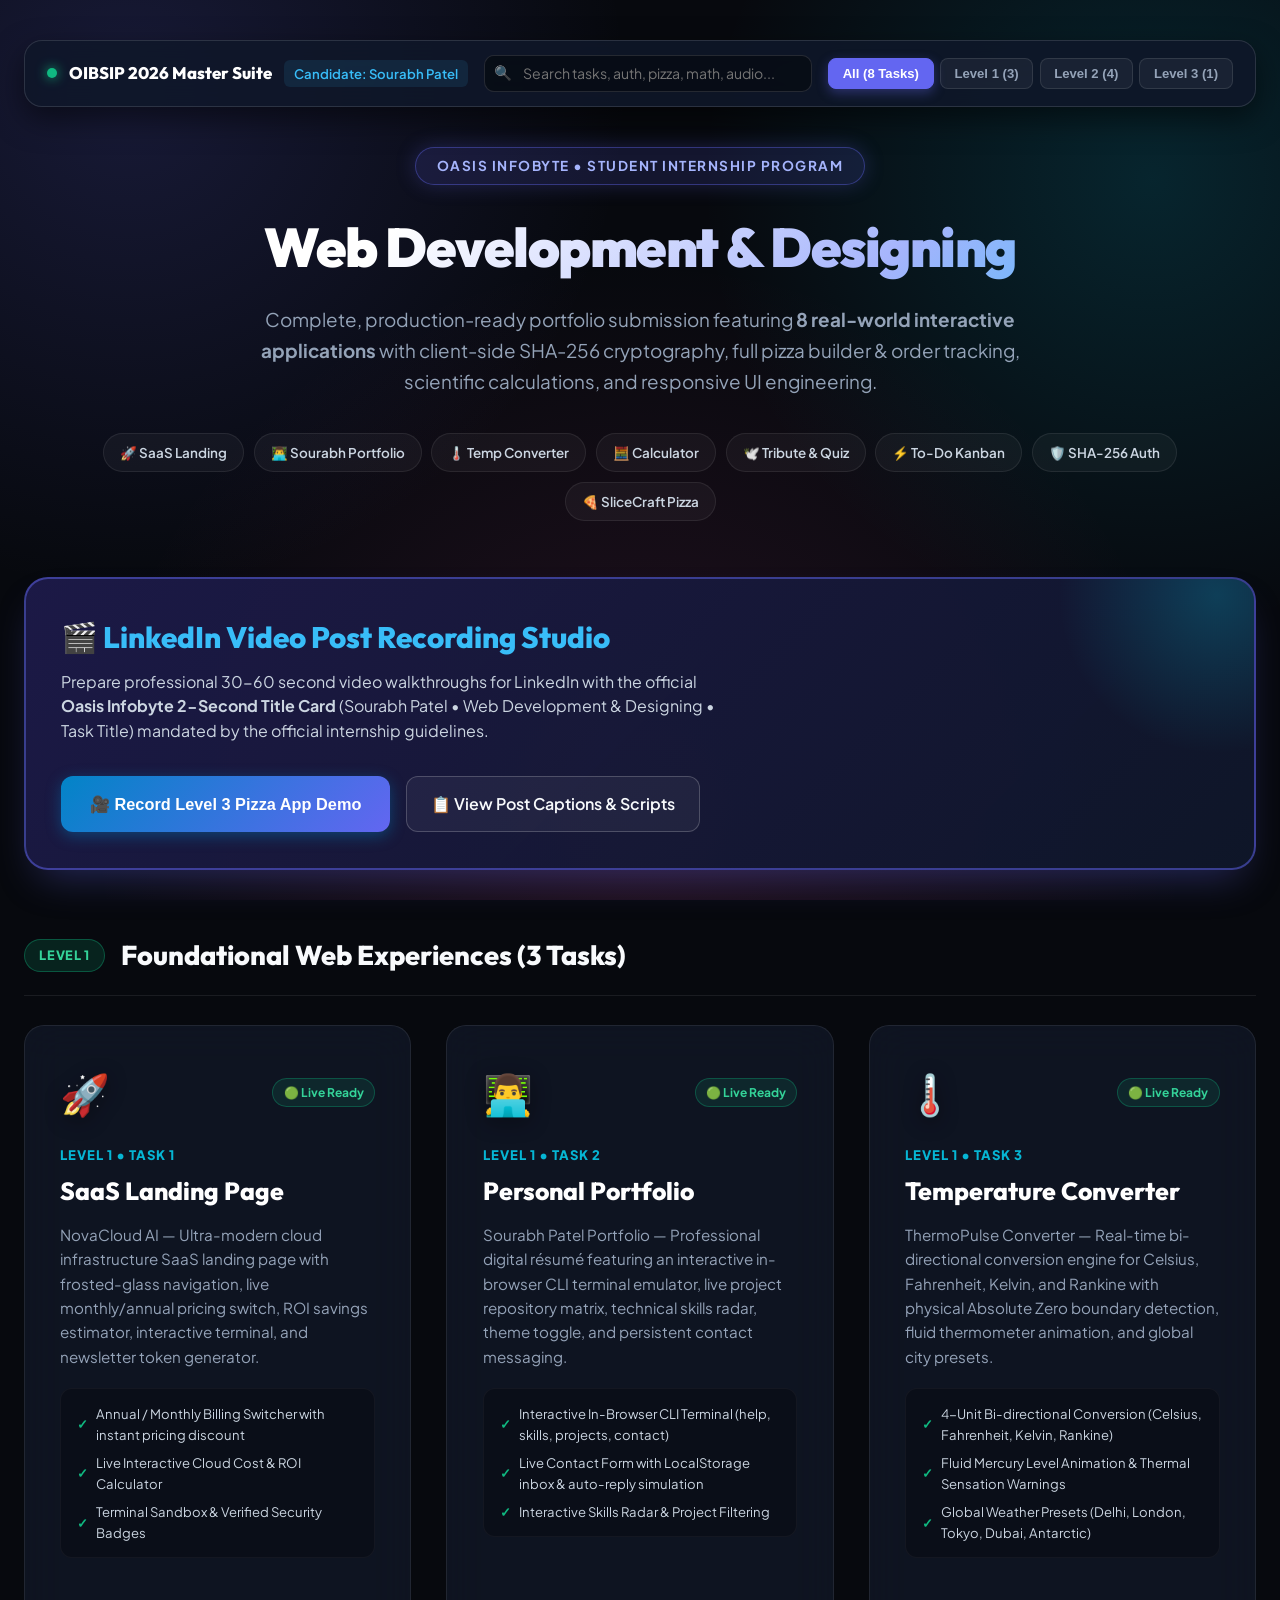
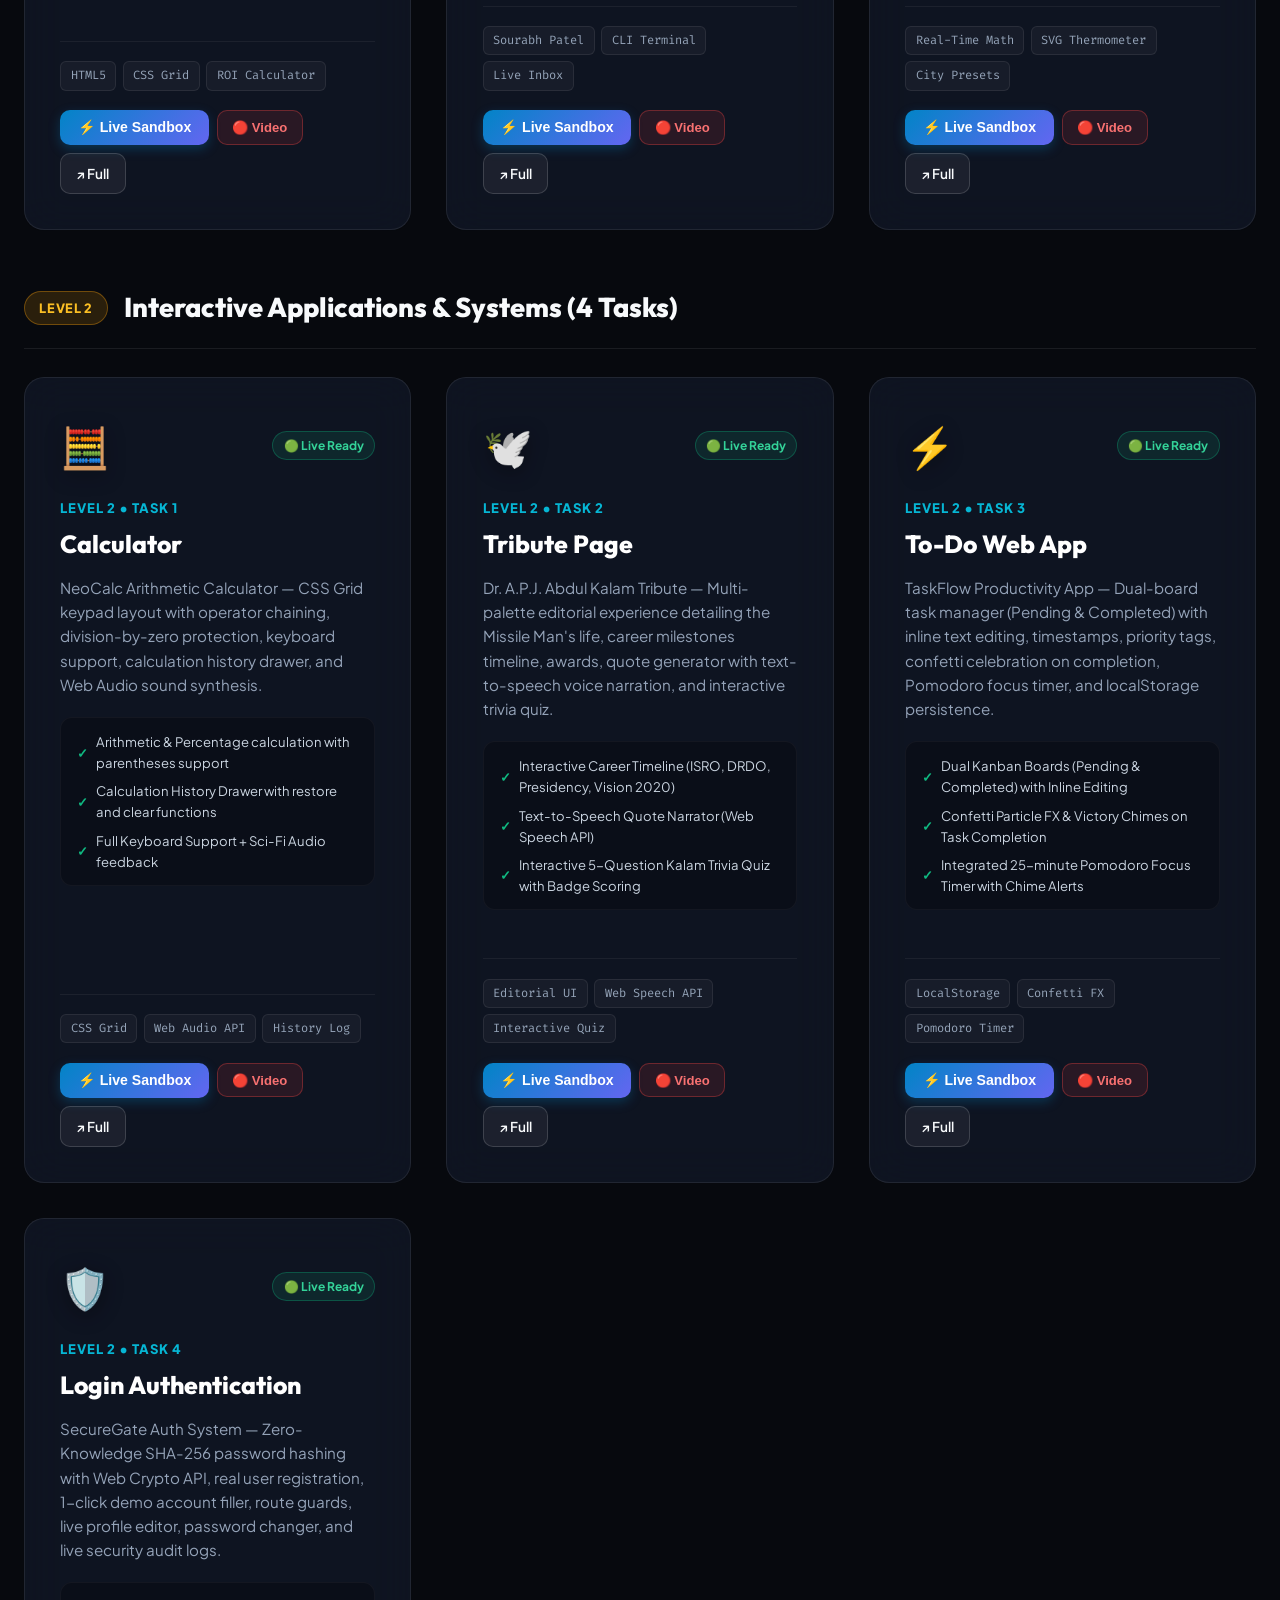
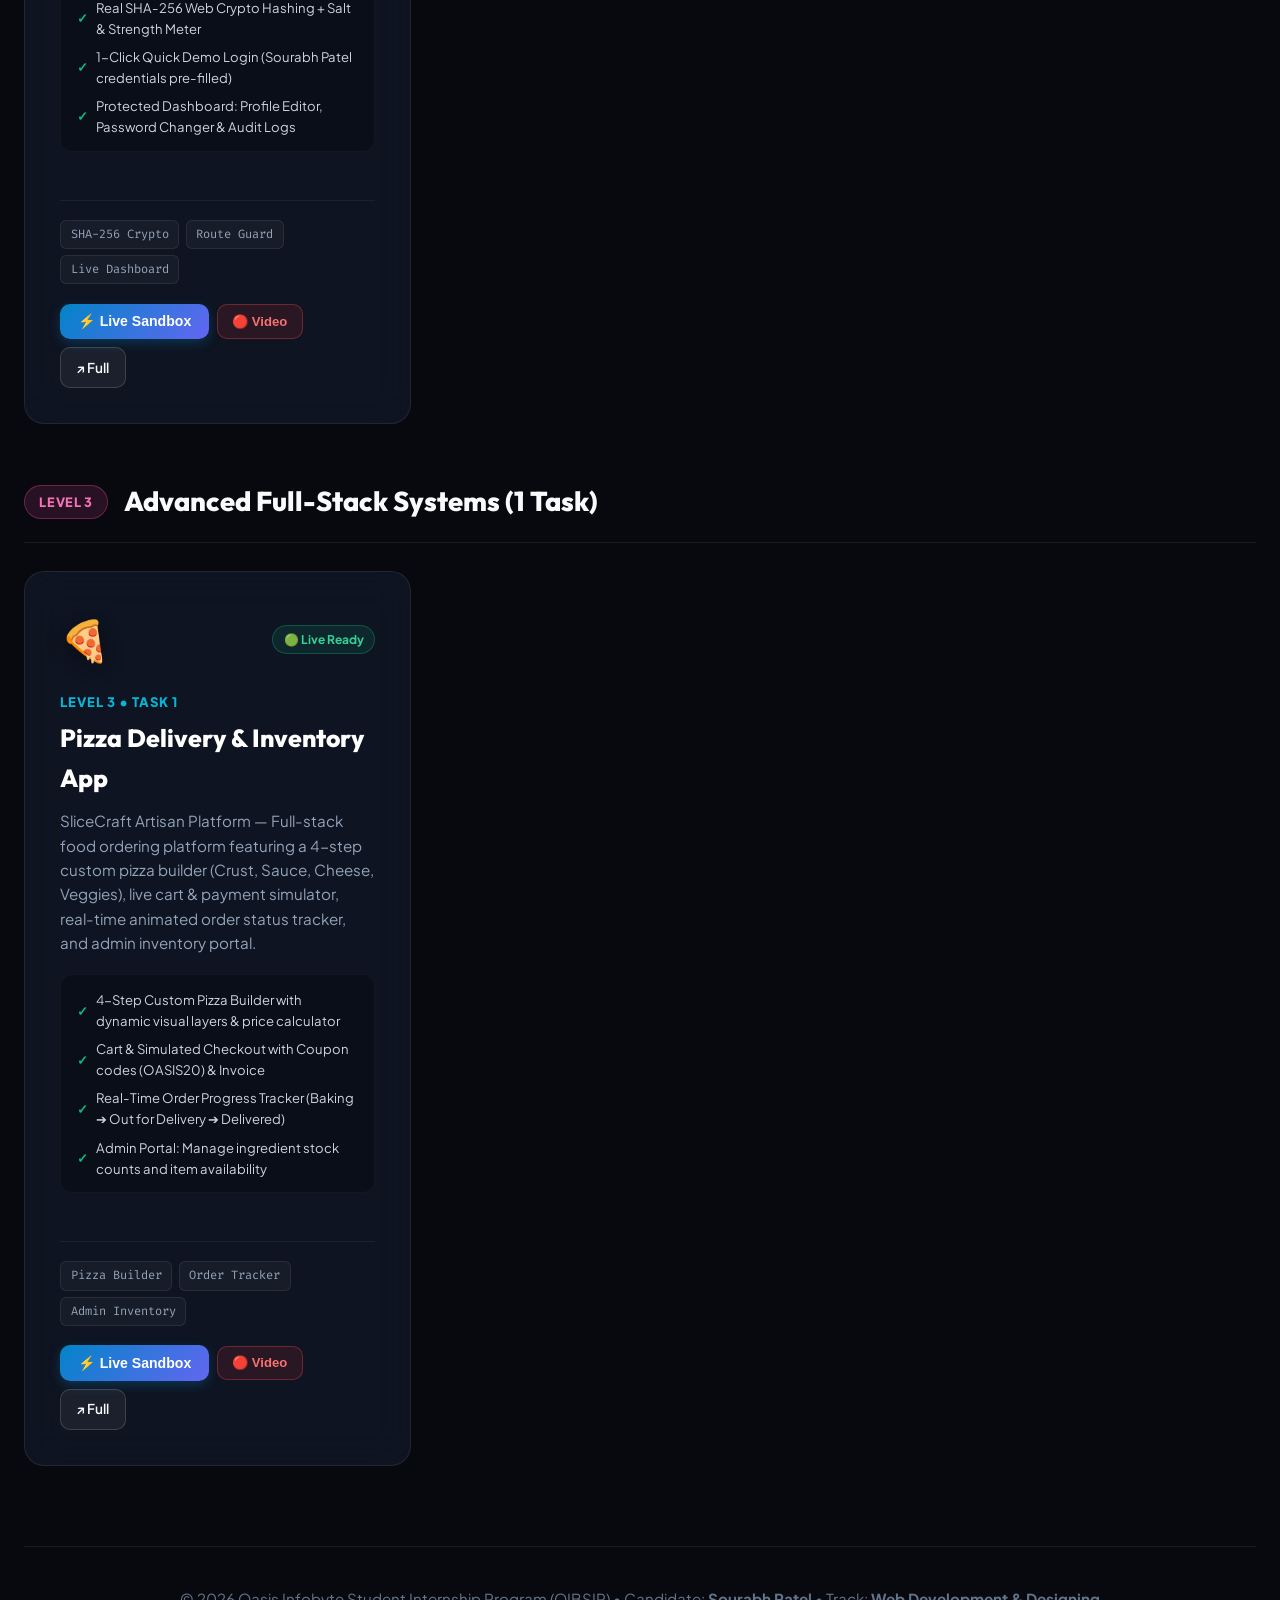
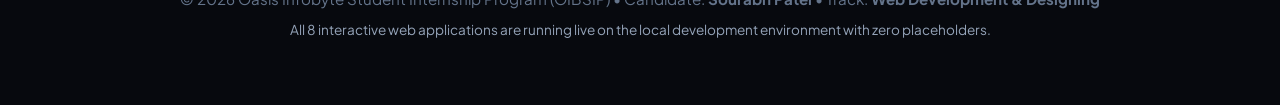
<file: index.html>
<!DOCTYPE html>
<html lang="en">
<head>
  <meta charset="UTF-8">
  <meta name="viewport" content="width=device-width, initial-scale=1.0">
  <title>OIBSIP Web Development &amp; Designing All-in-One Master Suite — Sourabh Patel</title>
  <meta name="description" content="All-in-one master interactive web suite for Oasis Infobyte Student Internship Program (OIBSIP) featuring 8 full-scale Level 1, Level 2, and Level 3 web applications by Sourabh Patel.">
  <link rel="preconnect" href="https://fonts.googleapis.com">
  <link rel="preconnect" href="https://fonts.gstatic.com" crossorigin>
  <link href="https://fonts.googleapis.com/css2?family=Outfit:wght@400;500;600;700;800;900&family=Plus+Jakarta+Sans:wght@400;500;600;700;800&family=Fira+Code:wght@400;600&display=swap" rel="stylesheet">
  <script>
    // Bulletproof GitHub Pages subfolder resolution:
    if (!window.location.pathname.endsWith('/') && !window.location.pathname.endsWith('.html')) {
      window.location.replace(window.location.pathname + '/' + window.location.search + window.location.hash);
    }
  </script>
  <style>
    :root {
      --bg: #07090e;
      --card-bg: rgba(17, 24, 39, 0.78);
      --card-border: rgba(255, 255, 255, 0.08);
      --primary: #6366f1;
      --primary-hover: #4f46e5;
      --accent: #06b6d4;
      --accent-pink: #ec4899;
      --accent-emerald: #10b981;
      --accent-amber: #f59e0b;
      --text-main: #f8fafc;
      --text-muted: #94a3b8;
      --text-dim: #64748b;
      --font-heading: 'Outfit', sans-serif;
      --font-body: 'Plus Jakarta Sans', sans-serif;
      --font-mono: 'Fira Code', monospace;
      --radius: 20px;
      --transition: 0.25s cubic-bezier(0.4, 0, 0.2, 1);
    }
    * { box-sizing: border-box; margin: 0; padding: 0; }
    body {
      background: var(--bg);
      color: var(--text-main);
      font-family: var(--font-body);
      line-height: 1.6;
      min-height: 100vh;
      padding: 2.5rem 1.5rem 4rem 1.5rem;
      background-image: 
        radial-gradient(circle at 10% 10%, rgba(99, 102, 241, 0.18), transparent 500px),
        radial-gradient(circle at 90% 20%, rgba(6, 182, 212, 0.16), transparent 450px),
        radial-gradient(circle at 50% 90%, rgba(236, 72, 153, 0.12), transparent 550px);
      background-attachment: fixed;
    }
    .container { max-width: 1280px; margin: 0 auto; }
    
    /* Sticky Top Control Bar */
    .top-all-in-one-bar {
      position: sticky;
      top: 15px;
      z-index: 100;
      background: rgba(15, 23, 42, 0.88);
      backdrop-filter: blur(20px);
      -webkit-backdrop-filter: blur(20px);
      border: 1px solid rgba(255, 255, 255, 0.12);
      border-radius: 18px;
      padding: 0.85rem 1.4rem;
      margin-bottom: 2.5rem;
      display: flex;
      flex-wrap: wrap;
      align-items: center;
      justify-content: space-between;
      gap: 1rem;
      box-shadow: 0 12px 30px rgba(0, 0, 0, 0.5);
    }
    .quick-brand {
      display: flex;
      align-items: center;
      gap: 0.75rem;
    }
    .status-dot {
      width: 10px;
      height: 10px;
      background: #10b981;
      border-radius: 50%;
      box-shadow: 0 0 12px #10b981;
      animation: pulse 2s infinite;
    }
    @keyframes pulse {
      0%, 100% { transform: scale(1); opacity: 1; }
      50% { transform: scale(1.25); opacity: 0.7; }
    }
    .brand-title {
      font-family: var(--font-heading);
      font-size: 1.05rem;
      font-weight: 800;
      color: #fff;
    }
    .brand-cand {
      font-size: 0.82rem;
      color: #38bdf8;
      font-weight: 600;
      background: rgba(56, 189, 248, 0.1);
      padding: 0.2rem 0.6rem;
      border-radius: 6px;
    }
    .search-box {
      flex: 1;
      max-width: 380px;
      position: relative;
    }
    .search-input {
      width: 100%;
      background: rgba(0, 0, 0, 0.4);
      border: 1px solid rgba(255, 255, 255, 0.12);
      border-radius: 10px;
      padding: 0.55rem 1rem 0.55rem 2.4rem;
      color: #fff;
      font-family: var(--font-body);
      font-size: 0.88rem;
      outline: none;
      transition: all var(--transition);
    }
    .search-input:focus {
      border-color: var(--accent);
      box-shadow: 0 0 0 3px rgba(6, 182, 212, 0.2);
    }
    .search-icon {
      position: absolute;
      left: 10px;
      top: 50%;
      transform: translateY(-50%);
      font-size: 0.9rem;
      opacity: 0.6;
    }
    .level-filters {
      display: flex;
      gap: 0.4rem;
      flex-wrap: wrap;
    }
    .filter-btn {
      background: rgba(255, 255, 255, 0.05);
      border: 1px solid rgba(255, 255, 255, 0.1);
      color: var(--text-muted);
      padding: 0.45rem 0.85rem;
      border-radius: 8px;
      font-size: 0.82rem;
      font-weight: 600;
      cursor: pointer;
      transition: all var(--transition);
    }
    .filter-btn:hover {
      background: rgba(255, 255, 255, 0.12);
      color: #fff;
    }
    .filter-btn.active {
      background: var(--primary);
      color: #fff;
      border-color: var(--primary);
      box-shadow: 0 4px 12px rgba(99, 102, 241, 0.35);
    }

    /* Main Hero Header */
    header { text-align: center; margin-bottom: 3.5rem; position: relative; }
    .badge {
      display: inline-flex;
      align-items: center;
      gap: 0.6rem;
      background: rgba(99, 102, 241, 0.15);
      border: 1px solid rgba(99, 102, 241, 0.4);
      color: #a5b4fc;
      padding: 0.45rem 1.3rem;
      border-radius: 9999px;
      font-size: 0.85rem;
      font-weight: 700;
      letter-spacing: 1.5px;
      text-transform: uppercase;
      margin-bottom: 1.2rem;
      box-shadow: 0 0 20px rgba(99, 102, 241, 0.25);
    }
    h1 {
      font-family: var(--font-heading);
      font-size: 3.4rem;
      font-weight: 900;
      letter-spacing: -1.5px;
      margin-bottom: 0.8rem;
      background: linear-gradient(135deg, #ffffff 30%, #a5b4fc 70%, #38bdf8 100%);
      -webkit-background-clip: text;
      -webkit-text-fill-color: transparent;
    }
    .subtitle {
      color: var(--text-muted);
      font-size: 1.18rem;
      max-width: 800px;
      margin: 0 auto 2.2rem auto;
      line-height: 1.65;
    }

    /* Quick Jump Pill Bar */
    .quick-jump-container {
      display: flex;
      flex-wrap: wrap;
      justify-content: center;
      gap: 0.6rem;
      max-width: 1100px;
      margin: 0 auto;
    }
    .jump-pill {
      background: rgba(255, 255, 255, 0.04);
      border: 1px solid rgba(255, 255, 255, 0.08);
      color: #cbd5e1;
      padding: 0.5rem 1rem;
      border-radius: 9999px;
      font-size: 0.84rem;
      font-weight: 600;
      text-decoration: none;
      display: inline-flex;
      align-items: center;
      gap: 0.45rem;
      transition: all var(--transition);
      cursor: pointer;
    }
    .jump-pill:hover {
      background: rgba(99, 102, 241, 0.2);
      border-color: rgba(99, 102, 241, 0.5);
      color: #fff;
      transform: translateY(-2px);
    }

    /* LinkedIn Video Studio Promo Banner */
    .linkedin-studio-card {
      background: linear-gradient(135deg, rgba(30, 27, 75, 0.92), rgba(15, 23, 42, 0.95));
      border: 2px solid rgba(99, 102, 241, 0.5);
      border-radius: 24px;
      padding: 2.2rem;
      margin-top: 3.5rem;
      margin-bottom: 4rem;
      box-shadow: 0 20px 40px -15px rgba(99, 102, 241, 0.35);
      display: flex;
      flex-wrap: wrap;
      align-items: center;
      justify-content: space-between;
      gap: 2rem;
      position: relative;
      overflow: hidden;
    }
    .linkedin-studio-card::before {
      content: '';
      position: absolute;
      top: -50%;
      right: -10%;
      width: 320px;
      height: 320px;
      background: radial-gradient(circle, rgba(6, 182, 212, 0.25), transparent 70%);
      pointer-events: none;
    }
    .studio-text h2 {
      font-family: var(--font-heading);
      font-size: 1.85rem;
      font-weight: 800;
      color: #38bdf8;
      margin-bottom: 0.5rem;
      display: flex;
      align-items: center;
      gap: 0.75rem;
    }
    .studio-text p {
      color: #cbd5e1;
      font-size: 1rem;
      max-width: 680px;
      line-height: 1.55;
    }
    .studio-actions { display: flex; gap: 1rem; flex-wrap: wrap; }
    .btn-studio {
      background: linear-gradient(135deg, #0284c7, #6366f1);
      color: #ffffff;
      border: none;
      padding: 0.9rem 1.8rem;
      border-radius: 12px;
      font-weight: 700;
      font-size: 1.02rem;
      cursor: pointer;
      display: inline-flex;
      align-items: center;
      gap: 0.6rem;
      transition: var(--transition);
      box-shadow: 0 4px 15px rgba(2, 132, 199, 0.4);
    }
    .btn-studio:hover {
      transform: translateY(-2px);
      box-shadow: 0 8px 25px rgba(2, 132, 199, 0.6);
    }
    .btn-outline {
      background: rgba(255, 255, 255, 0.05);
      border: 1px solid rgba(255, 255, 255, 0.2);
      color: #f8fafc;
      padding: 0.9rem 1.5rem;
      border-radius: 12px;
      font-weight: 600;
      cursor: pointer;
      text-decoration: none;
      transition: var(--transition);
      display: inline-flex;
      align-items: center;
      gap: 0.5rem;
    }
    .btn-outline:hover {
      background: rgba(255, 255, 255, 0.12);
      border-color: #38bdf8;
    }

    /* Section Headings */
    .level-heading {
      display: flex;
      align-items: center;
      justify-content: space-between;
      flex-wrap: wrap;
      gap: 1rem;
      margin: 3.5rem 0 1.8rem 0;
      border-bottom: 1px solid var(--card-border);
      padding-bottom: 1.1rem;
    }
    .level-title-group {
      display: flex;
      align-items: center;
      gap: 1rem;
    }
    .level-heading h2 {
      font-family: var(--font-heading);
      font-size: 1.7rem;
      font-weight: 800;
    }
    .level-tag {
      font-size: 0.8rem;
      font-weight: 800;
      padding: 0.35rem 0.9rem;
      border-radius: 9999px;
      letter-spacing: 0.6px;
      text-transform: uppercase;
    }
    .level-tag.l1 { background: rgba(16, 185, 129, 0.15); color: #34d399; border: 1px solid rgba(16, 185, 129, 0.35); }
    .level-tag.l2 { background: rgba(245, 158, 11, 0.15); color: #fbbf24; border: 1px solid rgba(245, 158, 11, 0.35); }
    .level-tag.l3 { background: rgba(236, 72, 153, 0.15); color: #f472b6; border: 1px solid rgba(236, 72, 153, 0.35); }

    /* Grid & Task Cards */
    .grid {
      display: grid;
      grid-template-columns: repeat(auto-fill, minmax(370px, 1fr));
      gap: 2.2rem;
      margin-bottom: 3rem;
    }
    .card {
      background: var(--card-bg);
      backdrop-filter: blur(20px);
      -webkit-backdrop-filter: blur(20px);
      border: 1px solid var(--card-border);
      border-radius: var(--radius);
      padding: 2.2rem;
      display: flex;
      flex-direction: column;
      justify-content: space-between;
      transition: all var(--transition);
      position: relative;
      overflow: hidden;
    }
    .card::before {
      content: '';
      position: absolute;
      top: 0; left: 0; right: 0;
      height: 3px;
      background: linear-gradient(90deg, var(--primary), var(--accent));
      opacity: 0;
      transition: opacity var(--transition);
    }
    .card:hover {
      transform: translateY(-6px);
      border-color: rgba(99, 102, 241, 0.45);
      box-shadow: 0 20px 40px -10px rgba(0, 0, 0, 0.6);
    }
    .card:hover::before { opacity: 1; }
    
    .card-top { margin-bottom: 1.5rem; }
    .card-icon-bar {
      display: flex;
      align-items: center;
      justify-content: space-between;
      margin-bottom: 1.2rem;
    }
    .card-icon {
      font-size: 2.5rem;
      display: inline-block;
      filter: drop-shadow(0 4px 10px rgba(0, 0, 0, 0.3));
    }
    .status-badge-live {
      background: rgba(16, 185, 129, 0.12);
      border: 1px solid rgba(16, 185, 129, 0.3);
      color: #34d399;
      font-size: 0.75rem;
      font-weight: 700;
      padding: 0.25rem 0.65rem;
      border-radius: 9999px;
      display: flex;
      align-items: center;
      gap: 0.35rem;
    }
    .task-num {
      font-size: 0.82rem;
      font-weight: 800;
      text-transform: uppercase;
      letter-spacing: 1px;
      color: var(--accent);
      margin-bottom: 0.4rem;
      display: block;
    }
    .card h3 {
      font-family: var(--font-heading);
      font-size: 1.55rem;
      font-weight: 800;
      margin-bottom: 0.75rem;
      color: #ffffff;
    }
    .card p {
      color: var(--text-muted);
      font-size: 0.95rem;
      margin-bottom: 1.2rem;
      line-height: 1.6;
    }

    /* Key Feature Checklist */
    .feature-checklist {
      list-style: none;
      display: flex;
      flex-direction: column;
      gap: 0.45rem;
      margin-bottom: 1.5rem;
      background: rgba(0, 0, 0, 0.25);
      border: 1px solid rgba(255, 255, 255, 0.04);
      padding: 0.85rem 1rem;
      border-radius: 12px;
    }
    .feature-checklist li {
      font-size: 0.82rem;
      color: #cbd5e1;
      display: flex;
      align-items: center;
      gap: 0.5rem;
    }
    .feature-checklist li::before {
      content: '✓';
      color: #10b981;
      font-weight: 800;
    }

    /* Card Footer & Actions */
    .card-footer {
      display: flex;
      flex-direction: column;
      gap: 1.2rem;
      padding-top: 1.2rem;
      border-top: 1px solid rgba(255, 255, 255, 0.06);
    }
    .tags { display: flex; gap: 0.4rem; flex-wrap: wrap; }
    .tag {
      font-size: 0.75rem;
      padding: 0.25rem 0.6rem;
      background: rgba(255, 255, 255, 0.04);
      border: 1px solid rgba(255, 255, 255, 0.08);
      border-radius: 6px;
      color: #94a3b8;
      font-family: var(--font-mono);
    }
    .actions-group {
      display: flex;
      gap: 0.5rem;
      align-items: center;
      flex-wrap: wrap;
    }
    .btn-sandbox {
      background: linear-gradient(135deg, #0284c7, #6366f1);
      color: #ffffff;
      border: none;
      padding: 0.6rem 1.1rem;
      border-radius: 10px;
      font-size: 0.88rem;
      font-weight: 700;
      cursor: pointer;
      display: inline-flex;
      align-items: center;
      gap: 0.4rem;
      transition: all var(--transition);
      box-shadow: 0 4px 12px rgba(2, 132, 199, 0.3);
    }
    .btn-sandbox:hover {
      transform: translateY(-2px);
      box-shadow: 0 6px 18px rgba(2, 132, 199, 0.5);
    }
    .btn-record {
      background: rgba(239, 68, 68, 0.12);
      color: #f87171;
      border: 1px solid rgba(239, 68, 68, 0.35);
      padding: 0.55rem 0.9rem;
      border-radius: 10px;
      font-size: 0.82rem;
      font-weight: 600;
      cursor: pointer;
      display: inline-flex;
      align-items: center;
      gap: 0.35rem;
      transition: var(--transition);
    }
    .btn-record:hover {
      background: #ef4444;
      color: #ffffff;
    }
    .btn-launch {
      display: inline-flex;
      align-items: center;
      gap: 0.35rem;
      background: rgba(255, 255, 255, 0.06);
      border: 1px solid rgba(255, 255, 255, 0.15);
      color: #f8fafc;
      text-decoration: none;
      padding: 0.55rem 0.95rem;
      border-radius: 10px;
      font-size: 0.85rem;
      font-weight: 600;
      transition: all var(--transition);
    }
    .btn-launch:hover {
      background: rgba(255, 255, 255, 0.15);
      border-color: #38bdf8;
    }

    /* ========================================================= */
    /* ALL-IN-ONE IN-APP LIVE SANDBOX PREVIEW MODAL              */
    /* ========================================================= */
    #sandbox-modal {
      position: fixed;
      inset: 0;
      background: rgba(4, 6, 12, 0.92);
      backdrop-filter: blur(25px);
      -webkit-backdrop-filter: blur(25px);
      z-index: 9999;
      display: none;
      flex-direction: column;
      padding: 1.2rem;
      animation: modalFadeIn 0.25s ease-out;
    }
    #sandbox-modal.active { display: flex; }
    @keyframes modalFadeIn {
      from { opacity: 0; transform: scale(0.98); }
      to { opacity: 1; transform: scale(1); }
    }
    
    .sandbox-header-bar {
      display: flex;
      flex-wrap: wrap;
      align-items: center;
      justify-content: space-between;
      gap: 1rem;
      background: #0f172a;
      border: 1px solid rgba(255, 255, 255, 0.12);
      border-radius: 14px 14px 0 0;
      padding: 0.75rem 1.4rem;
    }
    .sandbox-app-switcher {
      display: flex;
      align-items: center;
      gap: 0.8rem;
    }
    .sandbox-select {
      background: rgba(0, 0, 0, 0.5);
      border: 1px solid rgba(255, 255, 255, 0.2);
      color: #fff;
      font-family: var(--font-body);
      font-size: 0.92rem;
      font-weight: 600;
      padding: 0.45rem 1rem;
      border-radius: 8px;
      outline: none;
      cursor: pointer;
    }
    .device-switcher {
      display: flex;
      align-items: center;
      background: rgba(0, 0, 0, 0.35);
      border: 1px solid rgba(255, 255, 255, 0.1);
      border-radius: 8px;
      padding: 0.2rem;
      gap: 0.2rem;
    }
    .dev-btn {
      background: transparent;
      border: none;
      color: var(--text-muted);
      font-size: 0.82rem;
      font-weight: 600;
      padding: 0.35rem 0.75rem;
      border-radius: 6px;
      cursor: pointer;
      display: flex;
      align-items: center;
      gap: 0.35rem;
      transition: all var(--transition);
    }
    .dev-btn:hover { color: #fff; }
    .dev-btn.active {
      background: var(--primary);
      color: #fff;
    }
    .sandbox-tools {
      display: flex;
      align-items: center;
      gap: 0.6rem;
    }
    .btn-tool {
      background: rgba(255, 255, 255, 0.08);
      border: 1px solid rgba(255, 255, 255, 0.15);
      color: #fff;
      padding: 0.45rem 0.85rem;
      border-radius: 8px;
      font-size: 0.85rem;
      font-weight: 600;
      cursor: pointer;
      text-decoration: none;
      display: inline-flex;
      align-items: center;
      gap: 0.35rem;
      transition: all var(--transition);
    }
    .btn-tool:hover { background: rgba(255, 255, 255, 0.18); }
    .btn-close-sandbox {
      background: rgba(239, 68, 68, 0.2);
      border: 1px solid rgba(239, 68, 68, 0.4);
      color: #fca5a5;
      padding: 0.45rem 0.9rem;
      border-radius: 8px;
      font-size: 0.9rem;
      font-weight: 700;
      cursor: pointer;
      transition: all var(--transition);
    }
    .btn-close-sandbox:hover {
      background: #ef4444;
      color: #fff;
    }

    .sandbox-viewport-wrapper {
      flex: 1;
      display: flex;
      align-items: center;
      justify-content: center;
      background: #020408;
      border: 1px solid rgba(255, 255, 255, 0.12);
      border-top: none;
      border-radius: 0 0 14px 14px;
      overflow: hidden;
      position: relative;
    }
    .sandbox-iframe {
      width: 100%;
      height: 100%;
      border: none;
      background: #fff;
      transition: width 0.3s cubic-bezier(0.4, 0, 0.2, 1);
    }
    .sandbox-iframe.desktop { width: 100%; }
    .sandbox-iframe.tablet { width: 768px; box-shadow: 0 0 40px rgba(0,0,0,0.8); border: 2px solid rgba(255,255,255,0.2); border-radius: 12px; }
    .sandbox-iframe.mobile { width: 390px; box-shadow: 0 0 40px rgba(0,0,0,0.8); border: 2px solid rgba(255,255,255,0.2); border-radius: 12px; }

    /* Cinematic 2-Second Video Title Card Modal */
    #title-card-overlay {
      position: fixed;
      inset: 0;
      background: #060810;
      z-index: 99999;
      display: none;
      flex-direction: column;
      align-items: center;
      justify-content: center;
      text-align: center;
      padding: 2rem;
    }
    #title-card-overlay.active { display: flex; }
    .tc-box {
      max-width: 900px;
      width: 100%;
      border: 2px solid rgba(99, 102, 241, 0.6);
      border-radius: 28px;
      padding: 3.5rem 2rem;
      background: radial-gradient(circle at center, rgba(30, 27, 75, 0.95), #060810 80%);
      box-shadow: 0 0 80px rgba(99, 102, 241, 0.4);
      animation: pulseIn 0.6s ease-out;
      position: relative;
    }
    @keyframes pulseIn {
      from { transform: scale(0.9); opacity: 0; }
      to { transform: scale(1); opacity: 1; }
    }
    .tc-org {
      font-family: var(--font-heading);
      font-size: 1.1rem;
      font-weight: 800;
      letter-spacing: 3px;
      color: #38bdf8;
      text-transform: uppercase;
      margin-bottom: 1.5rem;
    }
    .tc-name {
      font-family: var(--font-heading);
      font-size: 3.5rem;
      font-weight: 900;
      letter-spacing: -1px;
      color: #ffffff;
      margin-bottom: 0.6rem;
    }
    .tc-track {
      font-size: 1.4rem;
      font-weight: 600;
      color: #a5b4fc;
      margin-bottom: 1.5rem;
    }
    .tc-task-badge {
      display: inline-block;
      background: linear-gradient(135deg, #06b6d4, #6366f1);
      color: #ffffff;
      font-size: 1.3rem;
      font-weight: 800;
      padding: 0.6rem 2rem;
      border-radius: 9999px;
      margin-bottom: 2rem;
      box-shadow: 0 4px 20px rgba(6, 182, 212, 0.4);
    }
    .tc-timer {
      font-family: monospace;
      font-size: 1rem;
      color: #94a3b8;
    }
    .tc-close {
      position: absolute;
      top: 20px;
      right: 25px;
      background: transparent;
      border: none;
      color: #64748b;
      font-size: 1.8rem;
      cursor: pointer;
    }
    .tc-close:hover { color: #fff; }

    footer {
      text-align: center;
      margin-top: 5rem;
      padding-top: 2.5rem;
      border-top: 1px solid var(--card-border);
      color: #64748b;
      font-size: 0.95rem;
    }

    /* Responsive */
    @media (max-width: 900px) {
      h1 { font-size: 2.5rem; }
      .grid { grid-template-columns: 1fr; }
      .top-all-in-one-bar { flex-direction: column; align-items: stretch; }
      .search-box { max-width: 100%; }
      .tc-name { font-size: 2.4rem; }
    }
  </style>
</head>
<body>
  <div class="container">

    <!-- Sticky Top Control & Navigation Bar -->
    <nav class="top-all-in-one-bar" id="master-nav">
      <div class="quick-brand">
        <span class="status-dot" title="Live Server Active"></span>
        <span class="brand-title">OIBSIP 2026 Master Suite</span>
        <span class="brand-cand">Candidate: Sourabh Patel</span>
      </div>

      <div class="search-box">
        <span class="search-icon">🔍</span>
        <input type="text" id="task-search-input" class="search-input" placeholder="Search tasks, auth, pizza, math, audio..." aria-label="Search Projects">
      </div>

      <div class="level-filters">
        <button class="filter-btn active" data-filter="all">All (8 Tasks)</button>
        <button class="filter-btn" data-filter="l1">Level 1 (3)</button>
        <button class="filter-btn" data-filter="l2">Level 2 (4)</button>
        <button class="filter-btn" data-filter="l3">Level 3 (1)</button>
      </div>
    </nav>

    <!-- Main Header -->
    <header>
      <div class="badge">OASIS INFOBYTE • STUDENT INTERNSHIP PROGRAM</div>
      <h1>Web Development &amp; Designing</h1>
      <p class="subtitle">Complete, production-ready portfolio submission featuring <strong>8 real-world interactive applications</strong> with client-side SHA-256 cryptography, full pizza builder &amp; order tracking, scientific calculations, and responsive UI engineering.</p>
      
      <!-- Quick Jump Pills -->
      <div class="quick-jump-container">
        <span class="jump-pill" onclick="openSandboxModal('WebDev-L1-LandingPage/', 'Task 1: NovaCloud SaaS Landing Page')">🚀 SaaS Landing</span>
        <span class="jump-pill" onclick="openSandboxModal('WebDev-L1-PersonalPortfolio/', 'Task 2: Personal Portfolio')">👨‍💻 Sourabh Portfolio</span>
        <span class="jump-pill" onclick="openSandboxModal('WebDev-L1-TemperatureConverter/', 'Task 3: Temperature Converter')">🌡️ Temp Converter</span>
        <span class="jump-pill" onclick="openSandboxModal('WebDev-L2-Calculator/', 'Task 4: NeoCalc Scientific Calculator')">🧮 Calculator</span>
        <span class="jump-pill" onclick="openSandboxModal('WebDev-L2-TributePage/', 'Task 5: Dr. APJ Abdul Kalam Tribute')">🕊️ Tribute &amp; Quiz</span>
        <span class="jump-pill" onclick="openSandboxModal('WebDev-L2-ToDoWebApp/', 'Task 6: TaskFlow Productivity')">⚡ To-Do Kanban</span>
        <span class="jump-pill" onclick="openSandboxModal('WebDev-L2-LoginAuth/', 'Task 7: SecureGate Auth &amp; Dashboard')">🛡️ SHA-256 Auth</span>
        <span class="jump-pill" onclick="openSandboxModal('WebDev-L3-PizzaApp/', 'Task 8: SliceCraft Pizza Delivery Platform')">🍕 SliceCraft Pizza</span>
      </div>
    </header>

    <!-- LinkedIn Video Demo Recording Studio Banner -->
    <div class="linkedin-studio-card">
      <div class="studio-text">
        <h2>🎬 LinkedIn Video Post Recording Studio</h2>
        <p>Prepare professional 30-60 second video walkthroughs for LinkedIn with the official <strong>Oasis Infobyte 2-Second Title Card</strong> (Sourabh Patel • Web Development &amp; Designing • Task Title) mandated by the official internship guidelines.</p>
      </div>
      <div class="studio-actions">
        <button class="btn-studio" onclick="openTitleCard('WebDev-L3-PizzaApp/', 'Level 3 Task: SliceCraft Pizza Ordering &amp; Tracking Platform')">
          🎥 Record Level 3 Pizza App Demo
        </button>
        <a href="LINKEDIN_POSTS_GUIDE.md" target="_blank" class="btn-outline">
          📋 View Post Captions &amp; Scripts
        </a>
      </div>
    </div>

    <!-- ================= LEVEL 1 ================= -->
    <div class="level-section" data-level="l1">
      <div class="level-heading">
        <div class="level-title-group">
          <span class="level-tag l1">Level 1</span>
          <h2>Foundational Web Experiences (3 Tasks)</h2>
        </div>
      </div>

      <div class="grid">
        <!-- Task 1 -->
        <div class="card" data-keywords="landing page novacloud saas pricing roi calculator architecture dark mode ui">
          <div class="card-top">
            <div class="card-icon-bar">
              <span class="card-icon">🚀</span>
              <span class="status-badge-live">🟢 Live Ready</span>
            </div>
            <span class="task-num">Level 1 • Task 1</span>
            <h3>SaaS Landing Page</h3>
            <p>NovaCloud AI — Ultra-modern cloud infrastructure SaaS landing page with frosted-glass navigation, live monthly/annual pricing switch, ROI savings estimator, interactive terminal, and newsletter token generator.</p>
            <ul class="feature-checklist">
              <li>Annual / Monthly Billing Switcher with instant pricing discount</li>
              <li>Live Interactive Cloud Cost &amp; ROI Calculator</li>
              <li>Terminal Sandbox &amp; Verified Security Badges</li>
            </ul>
          </div>
          <div class="card-footer">
            <div class="tags">
              <span class="tag">HTML5</span>
              <span class="tag">CSS Grid</span>
              <span class="tag">ROI Calculator</span>
            </div>
            <div class="actions-group">
              <button class="btn-sandbox" onclick="openSandboxModal('WebDev-L1-LandingPage/', 'Task 1: NovaCloud SaaS Landing Page')">⚡ Live Sandbox</button>
              <button class="btn-record" onclick="openTitleCard('WebDev-L1-LandingPage/', 'Task 1: Landing Page (NovaCloud AI)')">🔴 Video</button>
              <a href="WebDev-L1-LandingPage/" class="btn-launch" target="_blank">↗ Full</a>
            </div>
          </div>
        </div>

        <!-- Task 2 -->
        <div class="card" data-keywords="personal portfolio sourabh patel digital resume cli terminal skills radar contact inbox theme">
          <div class="card-top">
            <div class="card-icon-bar">
              <span class="card-icon">👨‍💻</span>
              <span class="status-badge-live">🟢 Live Ready</span>
            </div>
            <span class="task-num">Level 1 • Task 2</span>
            <h3>Personal Portfolio</h3>
            <p>Sourabh Patel Portfolio — Professional digital résumé featuring an interactive in-browser CLI terminal emulator, live project repository matrix, technical skills radar, theme toggle, and persistent contact messaging.</p>
            <ul class="feature-checklist">
              <li>Interactive In-Browser CLI Terminal (help, skills, projects, contact)</li>
              <li>Live Contact Form with LocalStorage inbox &amp; auto-reply simulation</li>
              <li>Interactive Skills Radar &amp; Project Filtering</li>
            </ul>
          </div>
          <div class="card-footer">
            <div class="tags">
              <span class="tag">Sourabh Patel</span>
              <span class="tag">CLI Terminal</span>
              <span class="tag">Live Inbox</span>
            </div>
            <div class="actions-group">
              <button class="btn-sandbox" onclick="openSandboxModal('WebDev-L1-PersonalPortfolio/', 'Task 2: Personal Portfolio (Sourabh Patel)')">⚡ Live Sandbox</button>
              <button class="btn-record" onclick="openTitleCard('WebDev-L1-PersonalPortfolio/', 'Task 2: Personal Portfolio')">🔴 Video</button>
              <a href="WebDev-L1-PersonalPortfolio/" class="btn-launch" target="_blank">↗ Full</a>
            </div>
          </div>
        </div>

        <!-- Task 3 -->
        <div class="card" data-keywords="temperature converter celsius fahrenheit kelvin rankine absolute zero thermo fluid weather">
          <div class="card-top">
            <div class="card-icon-bar">
              <span class="card-icon">🌡️</span>
              <span class="status-badge-live">🟢 Live Ready</span>
            </div>
            <span class="task-num">Level 1 • Task 3</span>
            <h3>Temperature Converter</h3>
            <p>ThermoPulse Converter — Real-time bi-directional conversion engine for Celsius, Fahrenheit, Kelvin, and Rankine with physical Absolute Zero boundary detection, fluid thermometer animation, and global city presets.</p>
            <ul class="feature-checklist">
              <li>4-Unit Bi-directional Conversion (Celsius, Fahrenheit, Kelvin, Rankine)</li>
              <li>Fluid Mercury Level Animation &amp; Thermal Sensation Warnings</li>
              <li>Global Weather Presets (Delhi, London, Tokyo, Dubai, Antarctic)</li>
            </ul>
          </div>
          <div class="card-footer">
            <div class="tags">
              <span class="tag">Real-Time Math</span>
              <span class="tag">SVG Thermometer</span>
              <span class="tag">City Presets</span>
            </div>
            <div class="actions-group">
              <button class="btn-sandbox" onclick="openSandboxModal('WebDev-L1-TemperatureConverter/', 'Task 3: Temperature Converter (ThermoPulse)')">⚡ Live Sandbox</button>
              <button class="btn-record" onclick="openTitleCard('WebDev-L1-TemperatureConverter/', 'Task 3: Temperature Converter')">🔴 Video</button>
              <a href="WebDev-L1-TemperatureConverter/" class="btn-launch" target="_blank">↗ Full</a>
            </div>
          </div>
        </div>
      </div>
    </div>

    <!-- ================= LEVEL 2 ================= -->
    <div class="level-section" data-level="l2">
      <div class="level-heading">
        <div class="level-title-group">
          <span class="level-tag l2">Level 2</span>
          <h2>Interactive Applications &amp; Systems (4 Tasks)</h2>
        </div>
      </div>

      <div class="grid">
        <!-- Task 1 -->
        <div class="card" data-keywords="calculator neocalc arithmetic scientific math keyboard history sounds audio web audio">
          <div class="card-top">
            <div class="card-icon-bar">
              <span class="card-icon">🧮</span>
              <span class="status-badge-live">🟢 Live Ready</span>
            </div>
            <span class="task-num">Level 2 • Task 1</span>
            <h3>Calculator</h3>
            <p>NeoCalc Arithmetic Calculator — CSS Grid keypad layout with operator chaining, division-by-zero protection, keyboard support, calculation history drawer, and Web Audio sound synthesis.</p>
            <ul class="feature-checklist">
              <li>Arithmetic &amp; Percentage calculation with parentheses support</li>
              <li>Calculation History Drawer with restore and clear functions</li>
              <li>Full Keyboard Support + Sci-Fi Audio feedback</li>
            </ul>
          </div>
          <div class="card-footer">
            <div class="tags">
              <span class="tag">CSS Grid</span>
              <span class="tag">Web Audio API</span>
              <span class="tag">History Log</span>
            </div>
            <div class="actions-group">
              <button class="btn-sandbox" onclick="openSandboxModal('WebDev-L2-Calculator/', 'Task 4: Precision Calculator (NeoCalc)')">⚡ Live Sandbox</button>
              <button class="btn-record" onclick="openTitleCard('WebDev-L2-Calculator/', 'Task 4: Precision Calculator')">🔴 Video</button>
              <a href="WebDev-L2-Calculator/" class="btn-launch" target="_blank">↗ Full</a>
            </div>
          </div>
        </div>

        <!-- Task 2 -->
        <div class="card" data-keywords="tribute page apj abdul kalam missile man quotes quiz text to speech audio timeline">
          <div class="card-top">
            <div class="card-icon-bar">
              <span class="card-icon">🕊️</span>
              <span class="status-badge-live">🟢 Live Ready</span>
            </div>
            <span class="task-num">Level 2 • Task 2</span>
            <h3>Tribute Page</h3>
            <p>Dr. A.P.J. Abdul Kalam Tribute — Multi-palette editorial experience detailing the Missile Man's life, career milestones timeline, awards, quote generator with text-to-speech voice narration, and interactive trivia quiz.</p>
            <ul class="feature-checklist">
              <li>Interactive Career Timeline (ISRO, DRDO, Presidency, Vision 2020)</li>
              <li>Text-to-Speech Quote Narrator (Web Speech API)</li>
              <li>Interactive 5-Question Kalam Trivia Quiz with Badge Scoring</li>
            </ul>
          </div>
          <div class="card-footer">
            <div class="tags">
              <span class="tag">Editorial UI</span>
              <span class="tag">Web Speech API</span>
              <span class="tag">Interactive Quiz</span>
            </div>
            <div class="actions-group">
              <button class="btn-sandbox" onclick="openSandboxModal('WebDev-L2-TributePage/', 'Task 5: Tribute Page (Dr. APJ Abdul Kalam)')">⚡ Live Sandbox</button>
              <button class="btn-record" onclick="openTitleCard('WebDev-L2-TributePage/', 'Tribute Page (Dr. APJ Abdul Kalam)')">🔴 Video</button>
              <a href="WebDev-L2-TributePage/" class="btn-launch" target="_blank">↗ Full</a>
            </div>
          </div>
        </div>

        <!-- Task 3 -->
        <div class="card" data-keywords="todo to-do taskflow kanban productivity pomodoro focus timer confetti localstorage tags priority">
          <div class="card-top">
            <div class="card-icon-bar">
              <span class="card-icon">⚡</span>
              <span class="status-badge-live">🟢 Live Ready</span>
            </div>
            <span class="task-num">Level 2 • Task 3</span>
            <h3>To-Do Web App</h3>
            <p>TaskFlow Productivity App — Dual-board task manager (Pending &amp; Completed) with inline text editing, timestamps, priority tags, confetti celebration on completion, Pomodoro focus timer, and localStorage persistence.</p>
            <ul class="feature-checklist">
              <li>Dual Kanban Boards (Pending &amp; Completed) with Inline Editing</li>
              <li>Confetti Particle FX &amp; Victory Chimes on Task Completion</li>
              <li>Integrated 25-minute Pomodoro Focus Timer with Chime Alerts</li>
            </ul>
          </div>
          <div class="card-footer">
            <div class="tags">
              <span class="tag">LocalStorage</span>
              <span class="tag">Confetti FX</span>
              <span class="tag">Pomodoro Timer</span>
            </div>
            <div class="actions-group">
              <button class="btn-sandbox" onclick="openSandboxModal('WebDev-L2-ToDoWebApp/', 'Task 6: TaskFlow Productivity Web App')">⚡ Live Sandbox</button>
              <button class="btn-record" onclick="openTitleCard('WebDev-L2-ToDoWebApp/', 'Task 6: TaskFlow Productivity Web App')">🔴 Video</button>
              <a href="WebDev-L2-ToDoWebApp/" class="btn-launch" target="_blank">↗ Full</a>
            </div>
          </div>
        </div>

        <!-- Task 4 -->
        <div class="card" data-keywords="login auth authentication sha-256 web crypto password hashing dashboard session security audit log demo">
          <div class="card-top">
            <div class="card-icon-bar">
              <span class="card-icon">🛡️</span>
              <span class="status-badge-live">🟢 Live Ready</span>
            </div>
            <span class="task-num">Level 2 • Task 4</span>
            <h3>Login Authentication</h3>
            <p>SecureGate Auth System — Zero-Knowledge SHA-256 password hashing with Web Crypto API, real user registration, 1-click demo account filler, route guards, live profile editor, password changer, and live security audit logs.</p>
            <ul class="feature-checklist">
              <li>Real SHA-256 Web Crypto Hashing + Salt &amp; Strength Meter</li>
              <li>1-Click Quick Demo Login (Sourabh Patel credentials pre-filled)</li>
              <li>Protected Dashboard: Profile Editor, Password Changer &amp; Audit Logs</li>
            </ul>
          </div>
          <div class="card-footer">
            <div class="tags">
              <span class="tag">SHA-256 Crypto</span>
              <span class="tag">Route Guard</span>
              <span class="tag">Live Dashboard</span>
            </div>
            <div class="actions-group">
              <button class="btn-sandbox" onclick="openSandboxModal('WebDev-L2-LoginAuth/', 'Task 7: SecureGate Authentication &amp; Dashboard')">⚡ Live Sandbox</button>
              <button class="btn-record" onclick="openTitleCard('WebDev-L2-LoginAuth/', 'Login Authentication System')">🔴 Video</button>
              <a href="WebDev-L2-LoginAuth/" class="btn-launch" target="_blank">↗ Full</a>
            </div>
          </div>
        </div>
      </div>
    </div>

    <!-- ================= LEVEL 3 ================= -->
    <div class="level-section" data-level="l3">
      <div class="level-heading">
        <div class="level-title-group">
          <span class="level-tag l3">Level 3</span>
          <h2>Advanced Full-Stack Systems (1 Task)</h2>
        </div>
      </div>

      <div class="grid">
        <!-- Level 3 Task 1 -->
        <div class="card" data-keywords="pizza delivery slicecraft custom builder cart checkout razorpay tracking inventory admin stock order">
          <div class="card-top">
            <div class="card-icon-bar">
              <span class="card-icon">🍕</span>
              <span class="status-badge-live">🟢 Live Ready</span>
            </div>
            <span class="task-num">Level 3 • Task 1</span>
            <h3>Pizza Delivery &amp; Inventory App</h3>
            <p>SliceCraft Artisan Platform — Full-stack food ordering platform featuring a 4-step custom pizza builder (Crust, Sauce, Cheese, Veggies), live cart &amp; payment simulator, real-time animated order status tracker, and admin inventory portal.</p>
            <ul class="feature-checklist">
              <li>4-Step Custom Pizza Builder with dynamic visual layers &amp; price calculator</li>
              <li>Cart &amp; Simulated Checkout with Coupon codes (OASIS20) &amp; Invoice</li>
              <li>Real-Time Order Progress Tracker (Baking ➔ Out for Delivery ➔ Delivered)</li>
              <li>Admin Portal: Manage ingredient stock counts and item availability</li>
            </ul>
          </div>
          <div class="card-footer">
            <div class="tags">
              <span class="tag">Pizza Builder</span>
              <span class="tag">Order Tracker</span>
              <span class="tag">Admin Inventory</span>
            </div>
            <div class="actions-group">
              <button class="btn-sandbox" onclick="openSandboxModal('WebDev-L3-PizzaApp/', 'Level 3: SliceCraft Pizza Delivery &amp; Inventory Platform')">⚡ Live Sandbox</button>
              <button class="btn-record" onclick="openTitleCard('WebDev-L3-PizzaApp/', 'Level 3 Task: SliceCraft Pizza Platform')">🔴 Video</button>
              <a href="WebDev-L3-PizzaApp/" class="btn-launch" target="_blank">↗ Full</a>
            </div>
          </div>
        </div>
      </div>
    </div>

    <footer>
      <p>&copy; 2026 Oasis Infobyte Student Internship Program (OIBSIP) • Candidate: <strong>Sourabh Patel</strong> • Track: <strong>Web Development &amp; Designing</strong></p>
      <p style="margin-top: 0.5rem; font-size: 0.85rem; color: #94a3b8;">All 8 interactive web applications are running live on the local development environment with zero placeholders.</p>
    </footer>
  </div>

  <!-- ========================================================= -->
  <!-- ALL-IN-ONE IN-APP LIVE SANDBOX PREVIEW MODAL              -->
  <!-- ========================================================= -->
  <div id="sandbox-modal" role="dialog" aria-modal="true">
    <div class="sandbox-header-bar">
      <div class="sandbox-app-switcher">
        <span style="font-weight: 700; color: #38bdf8; font-size: 0.9rem;">📱 Live App Sandbox:</span>
        <select id="sandbox-app-select" class="sandbox-select" onchange="onSandboxSelectChange(this.value)">
          <option value="WebDev-L1-LandingPage/">🚀 Level 1: SaaS Landing Page</option>
          <option value="WebDev-L1-PersonalPortfolio/">👨‍💻 Level 1: Sourabh Patel Portfolio</option>
          <option value="WebDev-L1-TemperatureConverter/">🌡️ Level 1: Temperature Converter</option>
          <option value="WebDev-L2-Calculator/">🧮 Level 2: NeoCalc Calculator</option>
          <option value="WebDev-L2-TributePage/">🕊️ Level 2: APJ Abdul Kalam Tribute</option>
          <option value="WebDev-L2-ToDoWebApp/">⚡ Level 2: TaskFlow To-Do App</option>
          <option value="WebDev-L2-LoginAuth/">🛡️ Level 2: SecureGate Auth System</option>
          <option value="WebDev-L3-PizzaApp/">🍕 Level 3: SliceCraft Pizza Platform</option>
        </select>
      </div>

      <div class="device-switcher">
        <button class="dev-btn active" data-device="desktop" onclick="setDeviceMode('desktop')">💻 Desktop (100%)</button>
        <button class="dev-btn" data-device="tablet" onclick="setDeviceMode('tablet')">📋 Tablet (768px)</button>
        <button class="dev-btn" data-device="mobile" onclick="setDeviceMode('mobile')">📱 Mobile (390px)</button>
      </div>

      <div class="sandbox-tools">
        <button class="btn-tool" onclick="reloadSandboxIframe()" title="Reload App">🔄 Reload</button>
        <a href="#" id="sandbox-ext-link" class="btn-tool" target="_blank" title="Open in New Tab">↗ Full Page</a>
        <button class="btn-close-sandbox" onclick="closeSandboxModal()">✕ Close</button>
      </div>
    </div>

    <div class="sandbox-viewport-wrapper">
      <iframe id="sandbox-frame" class="sandbox-iframe desktop" src="about:blank" title="Live Project Sandbox"></iframe>
    </div>
  </div>

  <!-- ========================================================= -->
  <!-- CINEMATIC 2-SECOND TITLE CARD MODAL                       -->
  <!-- ========================================================= -->
  <div id="title-card-overlay">
    <div class="tc-box">
      <button class="tc-close" onclick="closeTitleCard()">✕</button>
      <div class="tc-org">OASIS INFOBYTE — STUDENT INTERNSHIP PROGRAM</div>
      <div class="tc-name" id="tc-candidate-name">SOURABH PATEL</div>
      <div class="tc-track">Web Development &amp; Designing Track</div>
      <div class="tc-task-badge" id="tc-task-title">Task 1: Landing Page</div>
      <div class="tc-timer" id="tc-status-msg">Showing Title Card for recording (2s remaining)...</div>
    </div>
  </div>

  <script>
    let titleTimerId = null;

    // Web Audio Synthesizer for Title Card Chime
    function playChime() {
      try {
        const audioCtx = new (window.AudioContext || window.webkitAudioContext)();
        const osc = audioCtx.createOscillator();
        const gain = audioCtx.createGain();
        osc.type = 'sine';
        osc.frequency.setValueAtTime(587.33, audioCtx.currentTime); // D5
        osc.frequency.exponentialRampToValueAtTime(880, audioCtx.currentTime + 0.3); // A5
        gain.gain.setValueAtTime(0.3, audioCtx.currentTime);
        gain.gain.exponentialRampToValueAtTime(0.01, audioCtx.currentTime + 0.8);
        osc.connect(gain);
        gain.connect(audioCtx.destination);
        osc.start();
        osc.stop(audioCtx.currentTime + 0.8);
      } catch (e) {}
    }

    function resolveSafeUrl(relativePath) {
      const loc = window.location.href.split('#')[0].split('?')[0];
      const base = loc.endsWith('/') ? loc : (loc.endsWith('.html') ? loc.substring(0, loc.lastIndexOf('/') + 1) : loc + '/');
      return new URL(relativePath, base).href;
    }

    // =========================================================
    // IN-APP LIVE SANDBOX MODAL LOGIC
    // =========================================================
    function openSandboxModal(urlPath, taskTitle) {
      const modal = document.getElementById('sandbox-modal');
      const iframe = document.getElementById('sandbox-frame');
      const select = document.getElementById('sandbox-app-select');
      const extLink = document.getElementById('sandbox-ext-link');
      const fullUrl = resolveSafeUrl(urlPath);

      modal.classList.add('active');
      iframe.src = fullUrl;
      extLink.href = fullUrl;

      // Update select dropdown value
      if (select) {
        for (let i = 0; i < select.options.length; i++) {
          if (select.options[i].value === urlPath) {
            select.selectedIndex = i;
            break;
          }
        }
      }

      document.body.style.overflow = 'hidden';
    }

    function closeSandboxModal() {
      const modal = document.getElementById('sandbox-modal');
      const iframe = document.getElementById('sandbox-frame');
      modal.classList.remove('active');
      iframe.src = 'about:blank';
      document.body.style.overflow = '';
    }

    function onSandboxSelectChange(urlPath) {
      const iframe = document.getElementById('sandbox-frame');
      const extLink = document.getElementById('sandbox-ext-link');
      const fullUrl = resolveSafeUrl(urlPath);
      iframe.src = fullUrl;
      extLink.href = fullUrl;
    }

    function setDeviceMode(mode) {
      const iframe = document.getElementById('sandbox-frame');
      iframe.className = `sandbox-iframe ${mode}`;
      document.querySelectorAll('.dev-btn').forEach(btn => {
        btn.classList.toggle('active', btn.dataset.device === mode);
      });
    }

    function reloadSandboxIframe() {
      const iframe = document.getElementById('sandbox-frame');
      const current = iframe.src;
      iframe.src = '';
      setTimeout(() => { iframe.src = current; }, 50);
    }

    // =========================================================
    // 2-SECOND RECORDING TITLE CARD LOGIC
    // =========================================================
    function openTitleCard(destinationUrl, taskTitle) {
      const overlay = document.getElementById('title-card-overlay');
      const taskElem = document.getElementById('tc-task-title');
      const statusElem = document.getElementById('tc-status-msg');
      const targetUrl = resolveSafeUrl(destinationUrl);
      
      taskElem.textContent = taskTitle;
      overlay.classList.add('active');
      playChime();

      let secondsRemaining = 2;
      statusElem.textContent = `Showing Title Card for recording (${secondsRemaining}s remaining)...`;

      titleTimerId = setInterval(() => {
        secondsRemaining--;
        if (secondsRemaining > 0) {
          statusElem.textContent = `Showing Title Card for recording (${secondsRemaining}s remaining)...`;
        } else {
          clearInterval(titleTimerId);
          statusElem.textContent = "Launching live project demonstration...";
          setTimeout(() => {
            window.location.href = targetUrl;
          }, 300);
        }
      }, 1000);
    }

    function closeTitleCard() {
      if (titleTimerId) clearInterval(titleTimerId);
      document.getElementById('title-card-overlay').classList.remove('active');
    }

    // =========================================================
    // SEARCH & FILTERING LOGIC
    // =========================================================
    document.addEventListener('DOMContentLoaded', () => {
      const searchInput = document.getElementById('task-search-input');
      const filterBtns = document.querySelectorAll('.filter-btn');
      const cards = document.querySelectorAll('.card');
      const levelSections = document.querySelectorAll('.level-section');

      function filterCards() {
        const query = searchInput.value.trim().toLowerCase();
        const activeFilter = document.querySelector('.filter-btn.active')?.dataset.filter || 'all';

        cards.forEach(card => {
          const text = card.textContent.toLowerCase();
          const keywords = card.dataset.keywords || '';
          const matchesSearch = !query || text.includes(query) || keywords.includes(query);
          
          const section = card.closest('.level-section');
          const level = section?.dataset.level;
          const matchesLevel = activeFilter === 'all' || level === activeFilter;

          if (matchesSearch && matchesLevel) {
            card.style.display = 'flex';
          } else {
            card.style.display = 'none';
          }
        });

        // Hide entire section if no cards match
        levelSections.forEach(sec => {
          const visibleInSec = sec.querySelectorAll('.card[style*="display: flex"], .card:not([style*="display"])');
          const isVisible = Array.from(visibleInSec).some(c => c.style.display !== 'none');
          sec.style.display = isVisible ? 'block' : 'none';
        });
      }

      searchInput.addEventListener('input', filterCards);

      filterBtns.forEach(btn => {
        btn.addEventListener('click', () => {
          filterBtns.forEach(b => b.classList.remove('active'));
          btn.classList.add('active');
          filterCards();
        });
      });

      // Close modals on Escape
      window.addEventListener('keydown', (e) => {
        if (e.key === 'Escape') {
          closeSandboxModal();
          closeTitleCard();
        }
      });
    });
  </script>
</body>
</html>
</file>
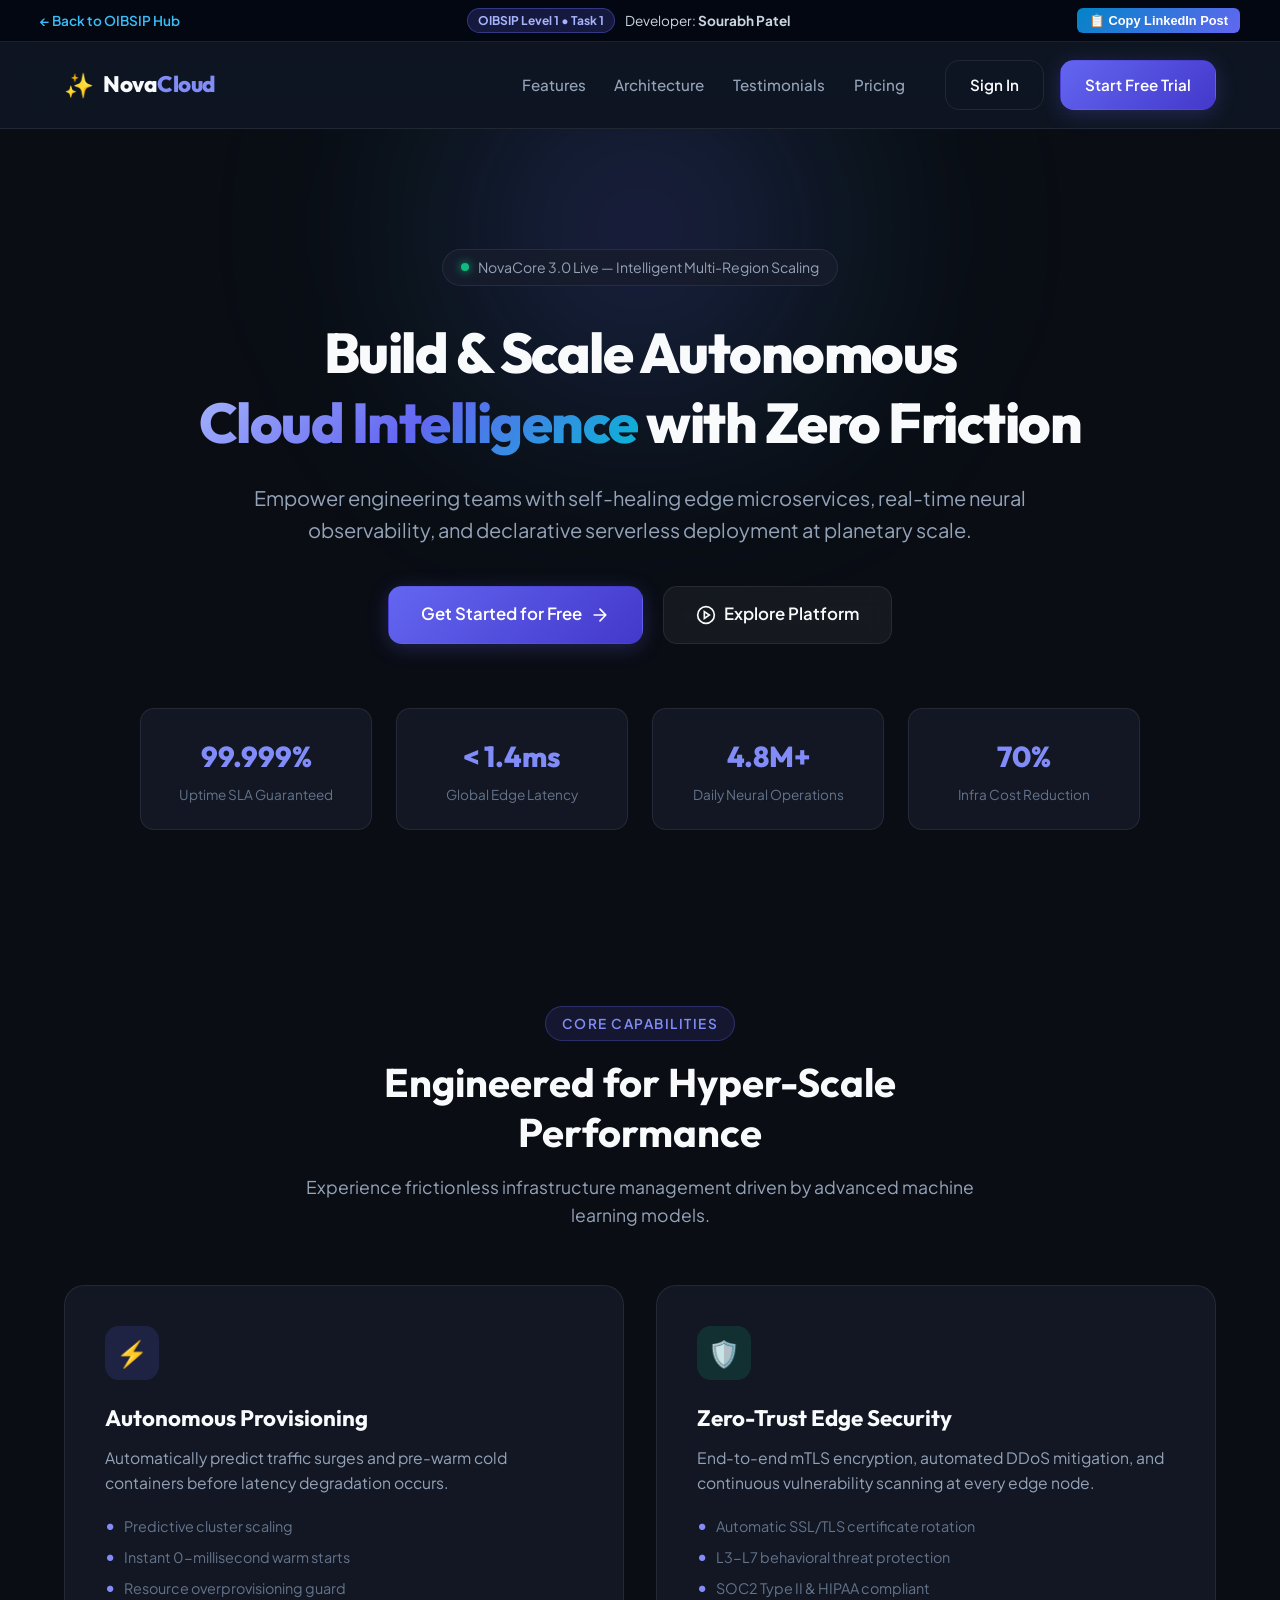
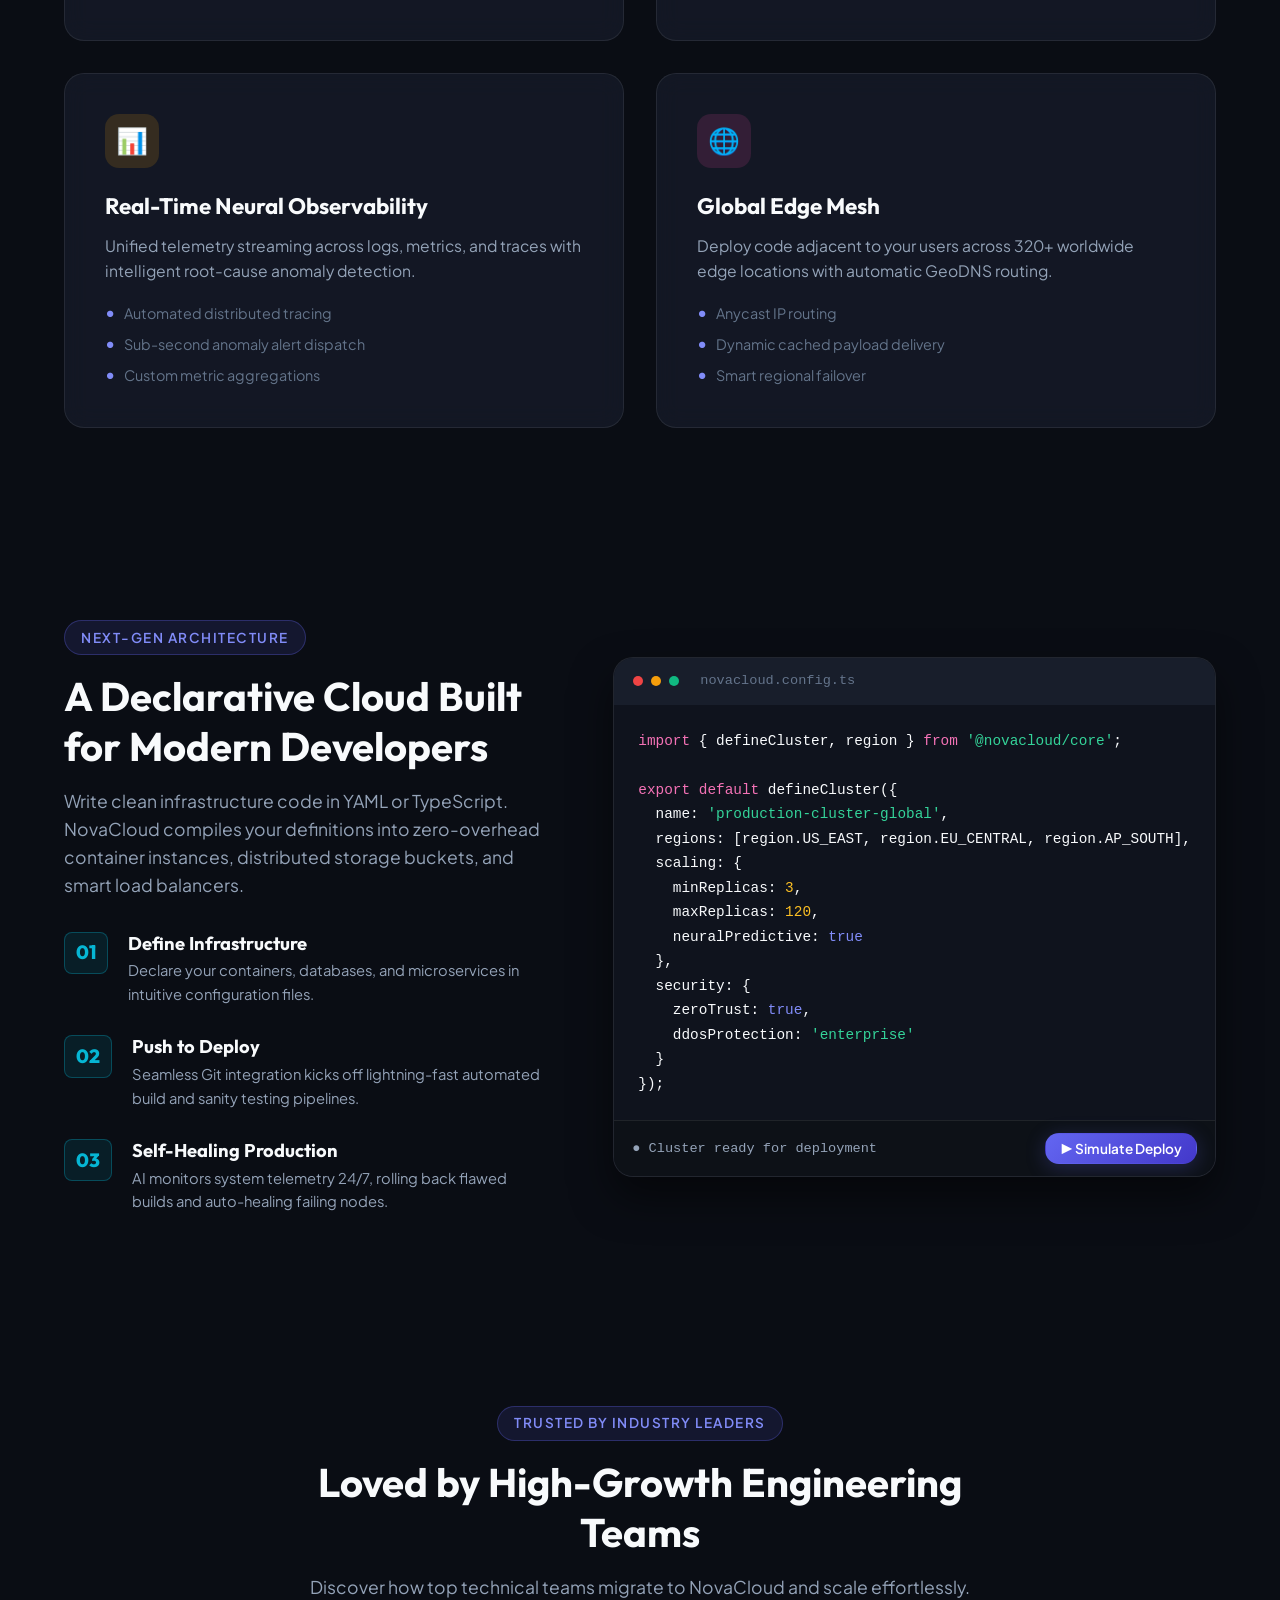
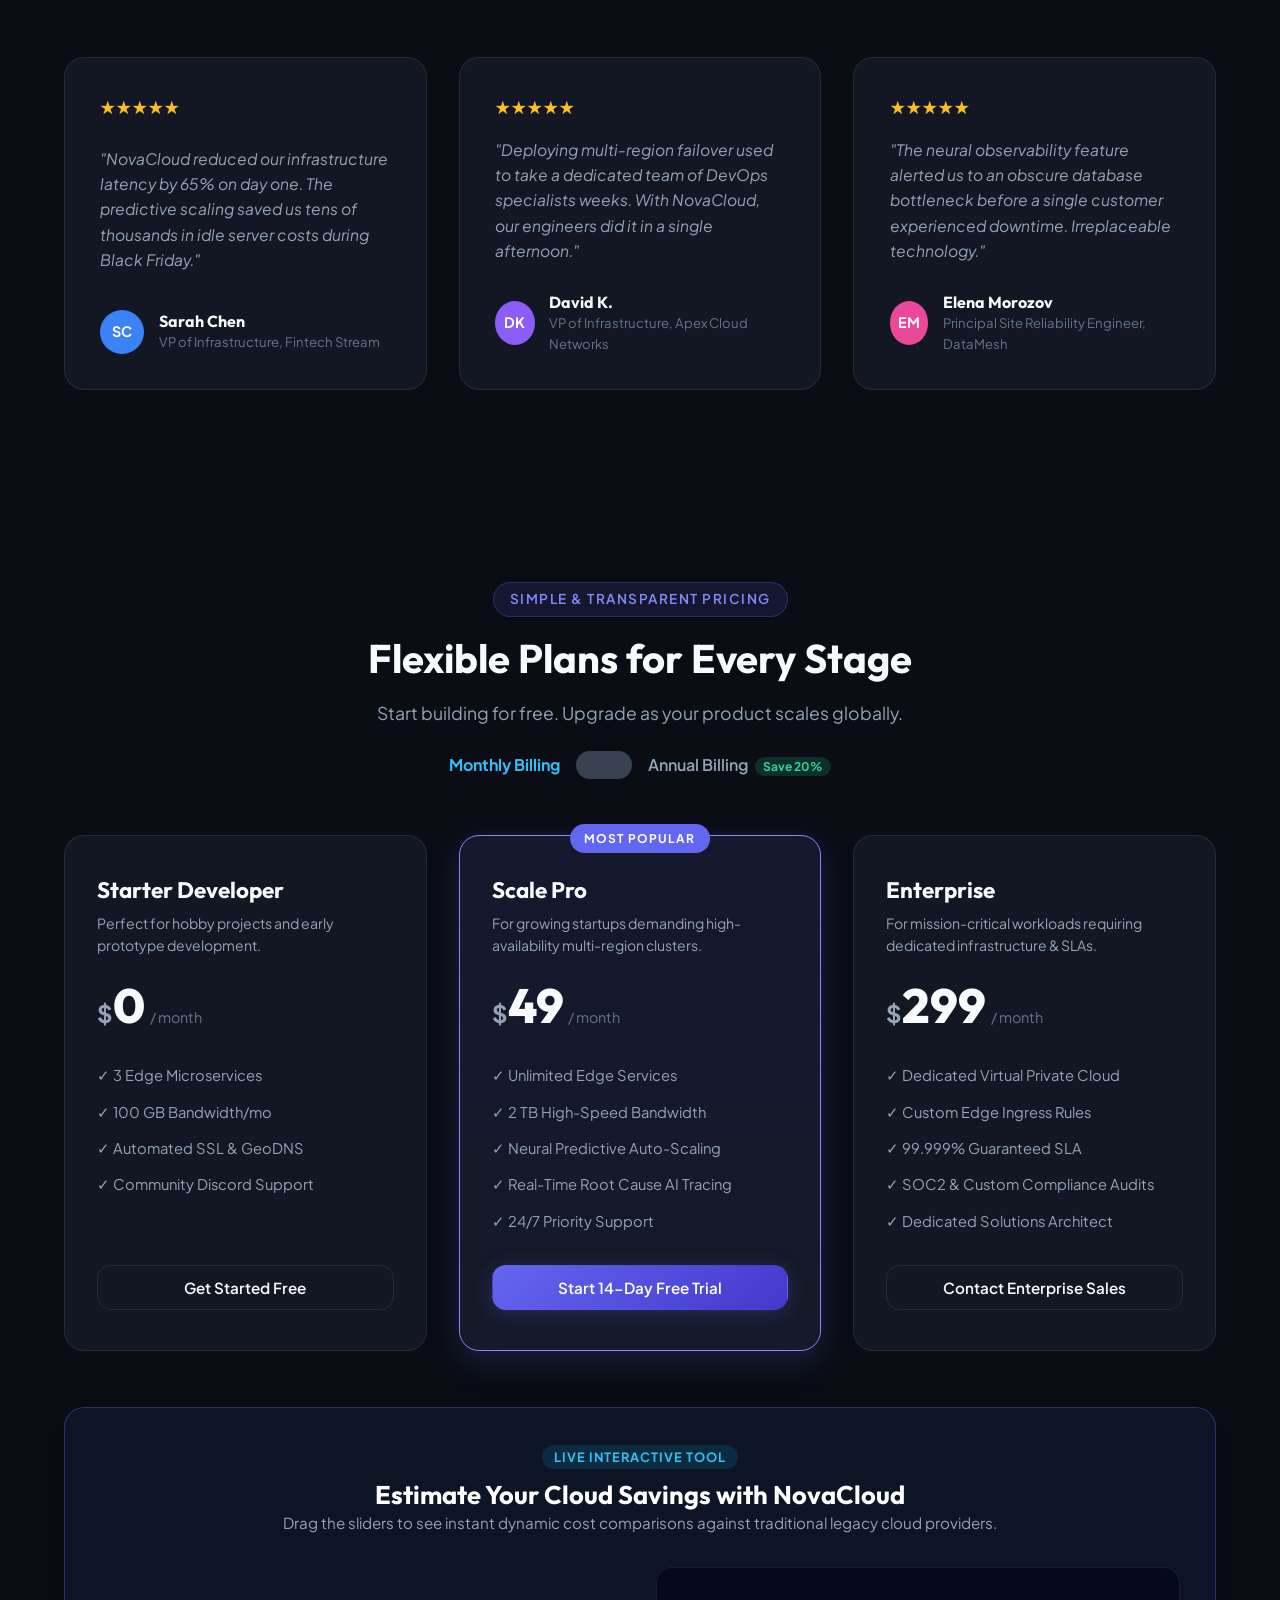
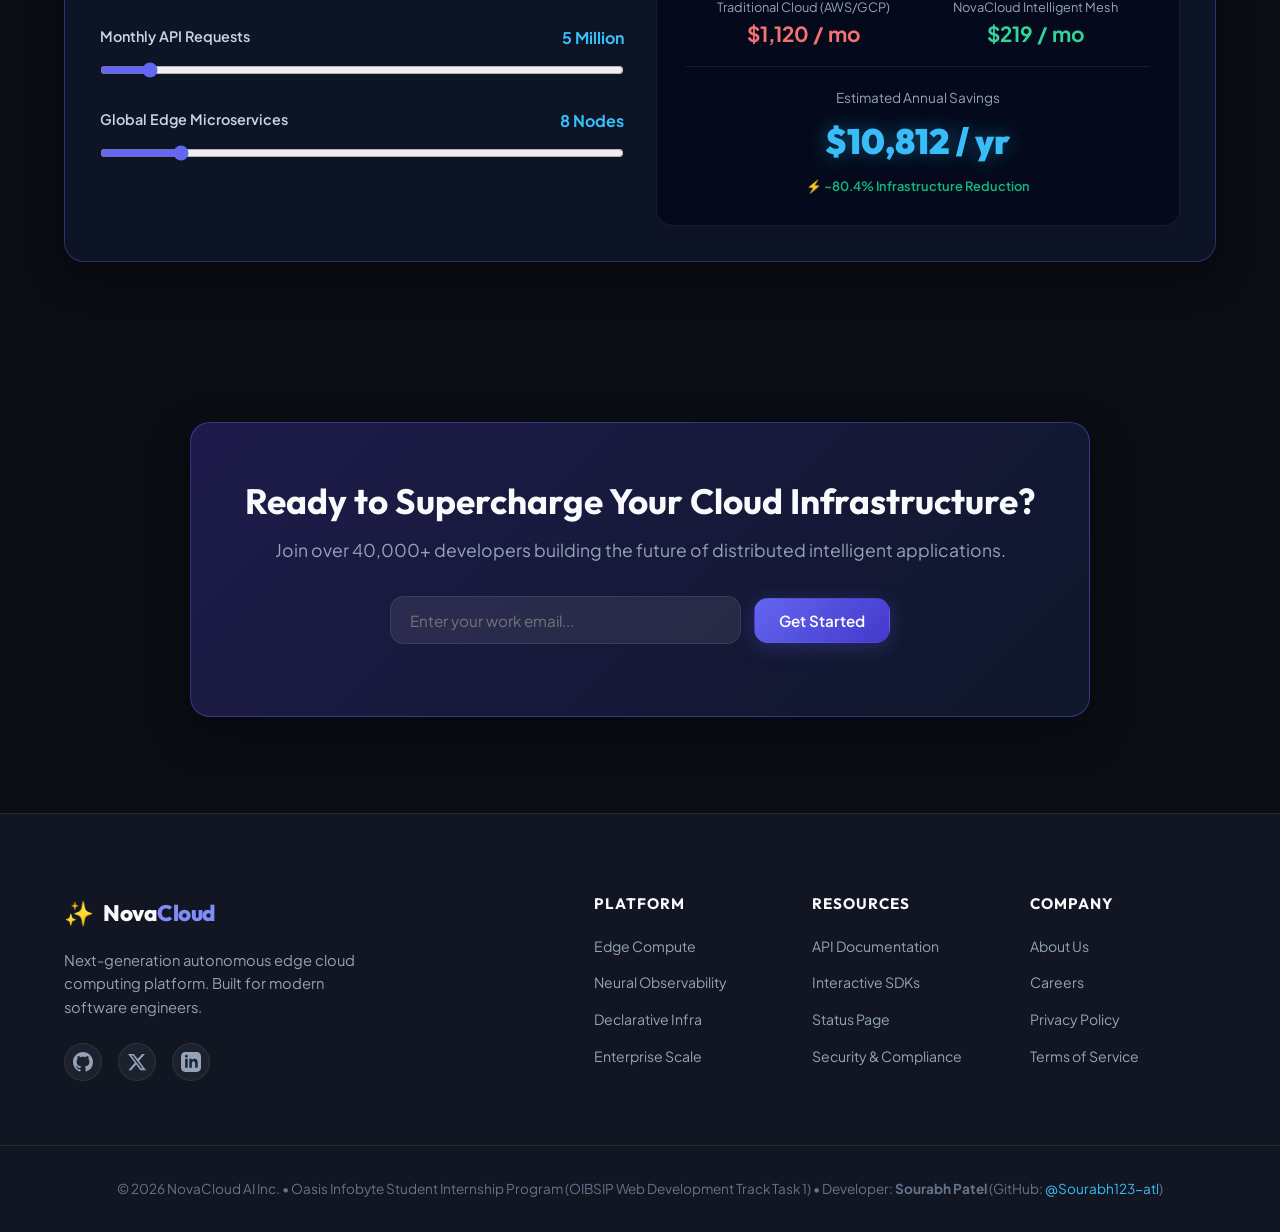
<file: WebDev-L1-LandingPage/index.html>
<!DOCTYPE html>
<html lang="en">
<head>
  <meta charset="UTF-8">
  <meta name="viewport" content="width=device-width, initial-scale=1.0">
  <title>NovaCloud AI — Next-Generation Cloud Intelligence Platform</title>
  <meta name="description" content="Deploy, monitor, and scale AI-native autonomous cloud infrastructure with sub-millisecond edge latency and automated neural optimization.">
  <link rel="preconnect" href="https://fonts.googleapis.com">
  <link rel="preconnect" href="https://fonts.gstatic.com" crossorigin>
  <link href="https://fonts.googleapis.com/css2?family=Outfit:wght@400;500;600;700;800&family=Plus+Jakarta+Sans:wght@400;500;600;700&display=swap" rel="stylesheet">
  <link rel="stylesheet" href="styles.css">
</head>
<body>
  <!-- OIBSIP Candidate Navigation Bar -->
  <div class="candidate-bar">
    <div class="candidate-bar-inner">
      <a href="../index.html" class="candidate-back-link">← Back to OIBSIP Hub</a>
      <div class="candidate-info">
        <span class="candidate-pill">OIBSIP Level 1 • Task 1</span>
        <span>Developer: <strong>Sourabh Patel</strong></span>
      </div>
      <button id="btn-copy-caption" class="candidate-caption-btn" title="Copy ready-to-paste caption for LinkedIn">📋 Copy LinkedIn Post</button>
    </div>
  </div>

  <!-- Header & Sticky Navigation -->
  <header class="navbar-wrapper" id="navbar">
    <div class="nav-container">
      <a href="#hero" class="brand-logo" id="brand-logo">
        <span class="logo-icon">✨</span>
        <span class="logo-text">Nova<span>Cloud</span></span>
      </a>

      <nav class="nav-menu" id="nav-menu">
        <ul class="nav-links">
          <li><a href="#features" class="nav-link" id="nav-link-features">Features</a></li>
          <li><a href="#architecture" class="nav-link" id="nav-link-arch">Architecture</a></li>
          <li><a href="#testimonials" class="nav-link" id="nav-link-testimonials">Testimonials</a></li>
          <li><a href="#pricing" class="nav-link" id="nav-link-pricing">Pricing</a></li>
        </ul>
        <div class="nav-actions">
          <a href="#pricing" class="btn btn-secondary" id="btn-nav-login">Sign In</a>
          <a href="#pricing" class="btn btn-primary" id="btn-nav-cta">Start Free Trial</a>
        </div>
      </nav>

      <button class="mobile-toggle" id="mobile-toggle" aria-label="Toggle navigation menu">
        <span class="hamburger-bar"></span>
        <span class="hamburger-bar"></span>
        <span class="hamburger-bar"></span>
      </button>
    </div>
  </header>

  <main>
    <!-- Hero Section -->
    <section class="hero-section" id="hero">
      <div class="hero-bg-glow"></div>
      <div class="container hero-container">
        <div class="hero-badge">
          <span class="badge-pulse"></span>
          <span>NovaCore 3.0 Live — Intelligent Multi-Region Scaling</span>
        </div>
        <h1 class="hero-headline">
          Build & Scale Autonomous <br>
          <span class="gradient-text">Cloud Intelligence</span> with Zero Friction
        </h1>
        <p class="hero-subheadline">
          Empower engineering teams with self-healing edge microservices, real-time neural observability, and declarative serverless deployment at planetary scale.
        </p>
        <div class="hero-cta-group">
          <a href="#pricing" class="btn btn-primary btn-lg" id="hero-btn-primary">
            <span>Get Started for Free</span>
            <svg width="20" height="20" viewBox="0 0 24 24" fill="none" stroke="currentColor" stroke-width="2" stroke-linecap="round" stroke-linejoin="round"><path d="M5 12h14M12 5l7 7-7 7"/></svg>
          </a>
          <a href="#features" class="btn btn-glass btn-lg" id="hero-btn-demo">
            <svg width="20" height="20" viewBox="0 0 24 24" fill="none" stroke="currentColor" stroke-width="2"><circle cx="12" cy="12" r="10"/><polygon points="10 8 16 12 10 16 10 8"/></svg>
            <span>Explore Platform</span>
          </a>
        </div>
        
        <!-- Live Metrics Strip -->
        <div class="hero-metrics">
          <div class="metric-card">
            <span class="metric-val">99.999%</span>
            <span class="metric-lbl">Uptime SLA Guaranteed</span>
          </div>
          <div class="metric-card">
            <span class="metric-val">&lt; 1.4ms</span>
            <span class="metric-lbl">Global Edge Latency</span>
          </div>
          <div class="metric-card">
            <span class="metric-val">4.8M+</span>
            <span class="metric-lbl">Daily Neural Operations</span>
          </div>
          <div class="metric-card">
            <span class="metric-val">70%</span>
            <span class="metric-lbl">Infra Cost Reduction</span>
          </div>
        </div>
      </div>
    </section>

    <!-- Features Section -->
    <section class="section features-section" id="features">
      <div class="container">
        <div class="section-header">
          <span class="section-tag">Core Capabilities</span>
          <h2 class="section-title">Engineered for Hyper-Scale Performance</h2>
          <p class="section-desc">Experience frictionless infrastructure management driven by advanced machine learning models.</p>
        </div>

        <div class="features-grid">
          <div class="feature-card">
            <div class="feature-icon" style="background: rgba(99, 102, 241, 0.15); color: #818cf8;">⚡</div>
            <h3>Autonomous Provisioning</h3>
            <p>Automatically predict traffic surges and pre-warm cold containers before latency degradation occurs.</p>
            <ul class="feature-bullets">
              <li>Predictive cluster scaling</li>
              <li>Instant 0-millisecond warm starts</li>
              <li>Resource overprovisioning guard</li>
            </ul>
          </div>

          <div class="feature-card">
            <div class="feature-icon" style="background: rgba(16, 185, 129, 0.15); color: #34d399;">🛡️</div>
            <h3>Zero-Trust Edge Security</h3>
            <p>End-to-end mTLS encryption, automated DDoS mitigation, and continuous vulnerability scanning at every edge node.</p>
            <ul class="feature-bullets">
              <li>Automatic SSL/TLS certificate rotation</li>
              <li>L3-L7 behavioral threat protection</li>
              <li>SOC2 Type II & HIPAA compliant</li>
            </ul>
          </div>

          <div class="feature-card">
            <div class="feature-icon" style="background: rgba(245, 158, 11, 0.15); color: #fbbf24;">📊</div>
            <h3>Real-Time Neural Observability</h3>
            <p>Unified telemetry streaming across logs, metrics, and traces with intelligent root-cause anomaly detection.</p>
            <ul class="feature-bullets">
              <li>Automated distributed tracing</li>
              <li>Sub-second anomaly alert dispatch</li>
              <li>Custom metric aggregations</li>
            </ul>
          </div>

          <div class="feature-card">
            <div class="feature-icon" style="background: rgba(236, 72, 153, 0.15); color: #f472b6;">🌐</div>
            <h3>Global Edge Mesh</h3>
            <p>Deploy code adjacent to your users across 320+ worldwide edge locations with automatic GeoDNS routing.</p>
            <ul class="feature-bullets">
              <li>Anycast IP routing</li>
              <li>Dynamic cached payload delivery</li>
              <li>Smart regional failover</li>
            </ul>
          </div>
        </div>
      </div>
    </section>

    <!-- Architecture / About Section -->
    <section class="section arch-section" id="architecture">
      <div class="container">
        <div class="arch-wrapper">
          <div class="arch-content">
            <span class="section-tag">Next-Gen Architecture</span>
            <h2 class="section-title">A Declarative Cloud Built for Modern Developers</h2>
            <p class="section-desc">
              Write clean infrastructure code in YAML or TypeScript. NovaCloud compiles your definitions into zero-overhead container instances, distributed storage buckets, and smart load balancers.
            </p>
            <div class="arch-steps">
              <div class="arch-step-item">
                <span class="step-num">01</span>
                <div>
                  <h4>Define Infrastructure</h4>
                  <p>Declare your containers, databases, and microservices in intuitive configuration files.</p>
                </div>
              </div>
              <div class="arch-step-item">
                <span class="step-num">02</span>
                <div>
                  <h4>Push to Deploy</h4>
                  <p>Seamless Git integration kicks off lightning-fast automated build and sanity testing pipelines.</p>
                </div>
              </div>
              <div class="arch-step-item">
                <span class="step-num">03</span>
                <div>
                  <h4>Self-Healing Production</h4>
                  <p>AI monitors system telemetry 24/7, rolling back flawed builds and auto-healing failing nodes.</p>
                </div>
              </div>
            </div>
          </div>
          <div class="arch-visual">
            <div class="code-terminal">
              <div class="terminal-header">
                <span class="t-dot red"></span>
                <span class="t-dot yellow"></span>
                <span class="t-dot green"></span>
                <span class="t-title">novacloud.config.ts</span>
              </div>
              <pre class="terminal-code"><code><span class="c-keyword">import</span> { defineCluster, region } <span class="c-keyword">from</span> <span class="c-string">'@novacloud/core'</span>;

<span class="c-keyword">export default</span> defineCluster({
  name: <span class="c-string">'production-cluster-global'</span>,
  regions: [region.US_EAST, region.EU_CENTRAL, region.AP_SOUTH],
  scaling: {
    minReplicas: <span class="c-number">3</span>,
    maxReplicas: <span class="c-number">120</span>,
    neuralPredictive: <span class="c-boolean">true</span>
  },
  security: {
    zeroTrust: <span class="c-boolean">true</span>,
    ddosProtection: <span class="c-string">'enterprise'</span>
  }
});</code></pre>
              <div class="terminal-actions" style="display:flex; justify-content:space-between; align-items:center; padding:12px 18px; background:#0d1117; border-top:1px solid rgba(255,255,255,0.08);">
                <span id="deploy-status" style="font-size:0.85rem; color:#94a3b8; font-family:monospace;">● Cluster ready for deployment</span>
                <button id="btn-run-deploy" class="btn btn-primary" style="padding:6px 14px; font-size:0.85rem; cursor:pointer;">▶ Simulate Deploy</button>
              </div>
              <div id="deploy-log" style="display:none; padding:12px 18px; background:#080b11; font-family:monospace; font-size:0.8rem; color:#34d399; line-height:1.6; border-top:1px dashed rgba(255,255,255,0.1);"></div>
            </div>
          </div>
        </div>
      </div>
    </section>

    <!-- Testimonials Section -->
    <section class="section testimonials-section" id="testimonials">
      <div class="container">
        <div class="section-header">
          <span class="section-tag">Trusted by Industry Leaders</span>
          <h2 class="section-title">Loved by High-Growth Engineering Teams</h2>
          <p class="section-desc">Discover how top technical teams migrate to NovaCloud and scale effortlessly.</p>
        </div>

        <div class="testimonials-grid">
          <div class="testimonial-card">
            <div class="rating-stars">★★★★★</div>
            <p class="testimonial-quote">"NovaCloud reduced our infrastructure latency by 65% on day one. The predictive scaling saved us tens of thousands in idle server costs during Black Friday."</p>
            <div class="author-info">
              <div class="author-avatar" style="background: #3b82f6;">SC</div>
              <div>
                <h4 class="author-name">Sarah Chen</h4>
                <p class="author-role">VP of Infrastructure, Fintech Stream</p>
              </div>
            </div>
          </div>

          <div class="testimonial-card">
            <div class="rating-stars">★★★★★</div>
            <p class="testimonial-quote">"Deploying multi-region failover used to take a dedicated team of DevOps specialists weeks. With NovaCloud, our engineers did it in a single afternoon."</p>
            <div class="author-info">
              <div class="author-avatar" style="background: #8b5cf6;">DK</div>
              <div>
                <h4 class="author-name">David K.</h4>
                <p class="author-role">VP of Infrastructure, Apex Cloud Networks</p>
              </div>
            </div>
          </div>

          <div class="testimonial-card">
            <div class="rating-stars">★★★★★</div>
            <p class="testimonial-quote">"The neural observability feature alerted us to an obscure database bottleneck before a single customer experienced downtime. Irreplaceable technology."</p>
            <div class="author-info">
              <div class="author-avatar" style="background: #ec4899;">EM</div>
              <div>
                <h4 class="author-name">Elena Morozov</h4>
                <p class="author-role">Principal Site Reliability Engineer, DataMesh</p>
              </div>
            </div>
          </div>
        </div>
      </div>
    </section>

    <!-- Pricing Section -->
    <section class="section pricing-section" id="pricing">
      <div class="container">
        <div class="section-header">
          <span class="section-tag">Simple & Transparent Pricing</span>
          <h2 class="section-title">Flexible Plans for Every Stage</h2>
          <p class="section-desc">Start building for free. Upgrade as your product scales globally.</p>
          <div style="display: flex; justify-content: center; align-items: center; gap: 1rem; margin: 1.5rem 0 2.5rem 0;">
            <span id="label-monthly" style="font-weight: 700; color: #38bdf8;">Monthly Billing</span>
            <label style="position: relative; display: inline-block; width: 56px; height: 28px; cursor: pointer;">
              <input type="checkbox" id="pricing-toggle" style="opacity: 0; width: 0; height: 0;">
              <span id="toggle-slider" style="position: absolute; inset: 0; background: #374151; border-radius: 28px; transition: 0.3s;"></span>
            </label>
            <span id="label-annual" style="font-weight: 600; color: #94a3b8;">Annual Billing <span style="background: rgba(16, 185, 129, 0.2); color: #34d399; font-size: 0.75rem; font-weight: bold; padding: 2px 8px; border-radius: 9999px; margin-left: 4px;">Save 20%</span></span>
          </div>
        </div>

        <div class="pricing-grid">
          <div class="pricing-card">
            <h3 class="plan-name">Starter Developer</h3>
            <p class="plan-desc">Perfect for hobby projects and early prototype development.</p>
            <div class="plan-price">
              <span class="price-currency">$</span>
              <span class="price-amount">0</span>
              <span class="price-period">/ month</span>
            </div>
            <ul class="plan-features">
              <li>✓ 3 Edge Microservices</li>
              <li>✓ 100 GB Bandwidth/mo</li>
              <li>✓ Automated SSL & GeoDNS</li>
              <li>✓ Community Discord Support</li>
            </ul>
            <button class="btn btn-outline" id="plan-btn-starter">Get Started Free</button>
          </div>

          <div class="pricing-card popular">
            <div class="popular-tag">Most Popular</div>
            <h3 class="plan-name">Scale Pro</h3>
            <p class="plan-desc">For growing startups demanding high-availability multi-region clusters.</p>
            <div class="plan-price">
              <span class="price-currency">$</span>
              <span class="price-amount">49</span>
              <span class="price-period">/ month</span>
            </div>
            <ul class="plan-features">
              <li>✓ Unlimited Edge Services</li>
              <li>✓ 2 TB High-Speed Bandwidth</li>
              <li>✓ Neural Predictive Auto-Scaling</li>
              <li>✓ Real-Time Root Cause AI Tracing</li>
              <li>✓ 24/7 Priority Support</li>
            </ul>
            <button class="btn btn-primary" id="plan-btn-pro">Start 14-Day Free Trial</button>
          </div>

          <div class="pricing-card">
            <h3 class="plan-name">Enterprise</h3>
            <p class="plan-desc">For mission-critical workloads requiring dedicated infrastructure & SLAs.</p>
            <div class="plan-price">
              <span class="price-currency">$</span>
              <span class="price-amount">299</span>
              <span class="price-period">/ month</span>
            </div>
            <ul class="plan-features">
              <li>✓ Dedicated Virtual Private Cloud</li>
              <li>✓ Custom Edge Ingress Rules</li>
              <li>✓ 99.999% Guaranteed SLA</li>
              <li>✓ SOC2 & Custom Compliance Audits</li>
              <li>✓ Dedicated Solutions Architect</li>
            </ul>
            <button class="btn btn-outline" id="plan-btn-enterprise">Contact Enterprise Sales</button>
          </div>
        </div>

        <!-- Live Interactive Cloud Savings ROI Calculator -->
        <div class="roi-calculator-card" style="margin-top: 3.5rem; background: rgba(15, 23, 42, 0.85); border: 1px solid rgba(99, 102, 241, 0.35); border-radius: 20px; padding: 2.2rem; box-shadow: 0 15px 35px rgba(0,0,0,0.4);">
          <div style="text-align: center; margin-bottom: 2rem;">
            <span style="background: rgba(6, 182, 212, 0.15); color: #38bdf8; font-size: 0.8rem; font-weight: 700; padding: 4px 12px; border-radius: 9999px; text-transform: uppercase; letter-spacing: 1px;">Live Interactive Tool</span>
            <h3 style="font-size: 1.6rem; margin-top: 0.6rem; color: #fff;">Estimate Your Cloud Savings with NovaCloud</h3>
            <p style="color: #94a3b8; font-size: 0.95rem;">Drag the sliders to see instant dynamic cost comparisons against traditional legacy cloud providers.</p>
          </div>

          <div style="display: grid; grid-template-columns: repeat(auto-fit, minmax(280px, 1fr)); gap: 2rem; align-items: center;">
            <div style="display: flex; flex-direction: column; gap: 1.5rem;">
              <div>
                <div style="display: flex; justify-content: space-between; margin-bottom: 0.5rem;">
                  <label for="slider-requests" style="font-size: 0.9rem; font-weight: 600; color: #cbd5e1;">Monthly API Requests</label>
                  <span id="display-requests" style="font-weight: 700; color: #38bdf8;">5 Million</span>
                </div>
                <input type="range" id="slider-requests" min="1" max="50" value="5" step="1" style="width: 100%; accent-color: #6366f1; cursor: pointer;">
              </div>

              <div>
                <div style="display: flex; justify-content: space-between; margin-bottom: 0.5rem;">
                  <label for="slider-nodes" style="font-size: 0.9rem; font-weight: 600; color: #cbd5e1;">Global Edge Microservices</label>
                  <span id="display-nodes" style="font-weight: 700; color: #38bdf8;">8 Nodes</span>
                </div>
                <input type="range" id="slider-nodes" min="1" max="50" value="8" step="1" style="width: 100%; accent-color: #6366f1; cursor: pointer;">
              </div>
            </div>

            <div style="background: rgba(2, 6, 23, 0.7); border: 1px solid rgba(255, 255, 255, 0.08); border-radius: 16px; padding: 1.8rem; text-align: center;">
              <div style="display: flex; justify-content: space-around; margin-bottom: 1.2rem; border-bottom: 1px solid rgba(255, 255, 255, 0.08); padding-bottom: 1rem;">
                <div>
                  <div style="color: #94a3b8; font-size: 0.8rem;">Traditional Cloud (AWS/GCP)</div>
                  <div id="cost-legacy" style="font-size: 1.3rem; font-weight: 700; color: #f87171;">$1,120 / mo</div>
                </div>
                <div>
                  <div style="color: #94a3b8; font-size: 0.8rem;">NovaCloud Intelligent Mesh</div>
                  <div id="cost-novacloud" style="font-size: 1.3rem; font-weight: 700; color: #34d399;">$219 / mo</div>
                </div>
              </div>
              <div style="color: #94a3b8; font-size: 0.85rem; margin-bottom: 0.3rem;">Estimated Annual Savings</div>
              <div id="cost-savings" style="font-size: 2.2rem; font-family: var(--font-heading); font-weight: 900; color: #38bdf8; text-shadow: 0 0 20px rgba(56, 189, 248, 0.4);">$10,812 / yr</div>
              <div style="font-size: 0.8rem; color: #10b981; font-weight: 600; margin-top: 0.4rem;">⚡ ~80.4% Infrastructure Reduction</div>
            </div>
          </div>
        </div>
      </div>
    </section>

    <!-- CTA Banner -->
    <section class="cta-banner-section">
      <div class="container">
        <div class="cta-box">
          <h2>Ready to Supercharge Your Cloud Infrastructure?</h2>
          <p>Join over 40,000+ developers building the future of distributed intelligent applications.</p>
          <div class="cta-input-group">
            <input type="email" id="cta-email-input" placeholder="Enter your work email..." aria-label="Work Email Address">
            <button class="btn btn-primary" id="cta-submit-btn">Get Started</button>
          </div>
          <div class="cta-feedback" id="cta-feedback"></div>
        </div>
      </div>
    </section>
  </main>

  <!-- Footer -->
  <footer class="site-footer">
    <div class="container footer-container">
      <div class="footer-brand">
        <a href="#hero" class="brand-logo">
          <span class="logo-icon">✨</span>
          <span class="logo-text">Nova<span>Cloud</span></span>
        </a>
        <p class="footer-tagline">
          Next-generation autonomous edge cloud computing platform. Built for modern software engineers.
        </p>
        <div class="social-links">
          <a href="#" class="social-link" aria-label="GitHub">
            <svg width="20" height="20" fill="currentColor" viewBox="0 0 24 24"><path d="M12 0C5.37 0 0 5.37 0 12c0 5.31 3.435 9.795 8.205 11.385.6.105.825-.255.825-.57 0-.285-.015-1.23-.015-2.235-3.015.555-3.795-.735-4.035-1.41-.135-.345-.72-1.41-1.23-1.695-.42-.225-1.02-.78-.015-.795.945-.015 1.62.87 1.845 1.23 1.08 1.815 2.805 1.305 3.495.99.105-.78.42-1.305.765-1.605-2.67-.3-5.46-1.335-5.46-5.925 0-1.305.465-2.385 1.23-3.225-.12-.3-.54-1.53.12-3.18 0 0 1.005-.315 3.3 1.23.96-.27 1.98-.405 3-.405s2.04.135 3 .405c2.295-1.56 3.3-1.23 3.3-1.23.66 1.65.24 2.88.12 3.18.765.84 1.23 1.905 1.23 3.225 0 4.605-2.805 5.625-5.475 5.925.435.375.81 1.095.81 2.22 0 1.605-.015 2.895-.015 3.3 0 .315.225.69.825.57A12.02 12.02 0 0024 12c0-6.63-5.37-12-12-12z"/></svg>
          </a>
          <a href="#" class="social-link" aria-label="Twitter / X">
            <svg width="20" height="20" fill="currentColor" viewBox="0 0 24 24"><path d="M18.244 2.25h3.308l-7.227 8.26 8.502 11.24H16.17l-5.214-6.817L4.99 21.75H1.68l7.73-8.835L1.254 2.25H8.08l4.713 6.231zm-1.161 17.52h1.833L7.084 4.126H5.117z"/></svg>
          </a>
          <a href="#" class="social-link" aria-label="LinkedIn">
            <svg width="20" height="20" fill="currentColor" viewBox="0 0 24 24"><path d="M19 0h-14c-2.761 0-5 2.239-5 5v14c0 2.761 2.239 5 5 5h14c2.762 0 5-2.239 5-5v-14c0-2.761-2.238-5-5-5zm-11 19h-3v-11h3v11zm-1.5-12.268c-.966 0-1.75-.79-1.75-1.764s.784-1.764 1.75-1.764 1.75.79 1.75 1.764-.783 1.764-1.75 1.764zm13.5 12.268h-3v-5.604c0-3.368-4-3.113-4 0v5.604h-3v-11h3v1.765c1.396-2.586 7-2.777 7 2.476v6.759z"/></svg>
          </a>
        </div>
      </div>

      <div class="footer-links-group">
        <div class="footer-col">
          <h4>Platform</h4>
          <ul>
            <li><a href="#features">Edge Compute</a></li>
            <li><a href="#features">Neural Observability</a></li>
            <li><a href="#architecture">Declarative Infra</a></li>
            <li><a href="#pricing">Enterprise Scale</a></li>
          </ul>
        </div>
        <div class="footer-col">
          <h4>Resources</h4>
          <ul>
            <li><a href="#">API Documentation</a></li>
            <li><a href="#">Interactive SDKs</a></li>
            <li><a href="#">Status Page</a></li>
            <li><a href="#">Security & Compliance</a></li>
          </ul>
        </div>
        <div class="footer-col">
          <h4>Company</h4>
          <ul>
            <li><a href="#">About Us</a></li>
            <li><a href="#">Careers</a></li>
            <li><a href="#">Privacy Policy</a></li>
            <li><a href="#">Terms of Service</a></li>
          </ul>
        </div>
      </div>
    </div>
    <div class="footer-bottom">
      <div class="container">
        <p>&copy; 2026 NovaCloud AI Inc. • Oasis Infobyte Student Internship Program (OIBSIP Web Development Track Task 1) • Developer: <strong>Sourabh Patel</strong> (GitHub: <a href="https://github.com/Sourabh123-atl" target="_blank" style="color: #38bdf8;">@Sourabh123-atl</a>)</p>
      </div>
    </div>
  </footer>

  <!-- Toast for Copying LinkedIn Caption -->
  <div id="caption-toast" class="caption-toast">
    <span>✅ Ready-to-post LinkedIn Caption copied to clipboard!</span>
  </div>

  <script src="app.js"></script>
</body>
</html>
</file>
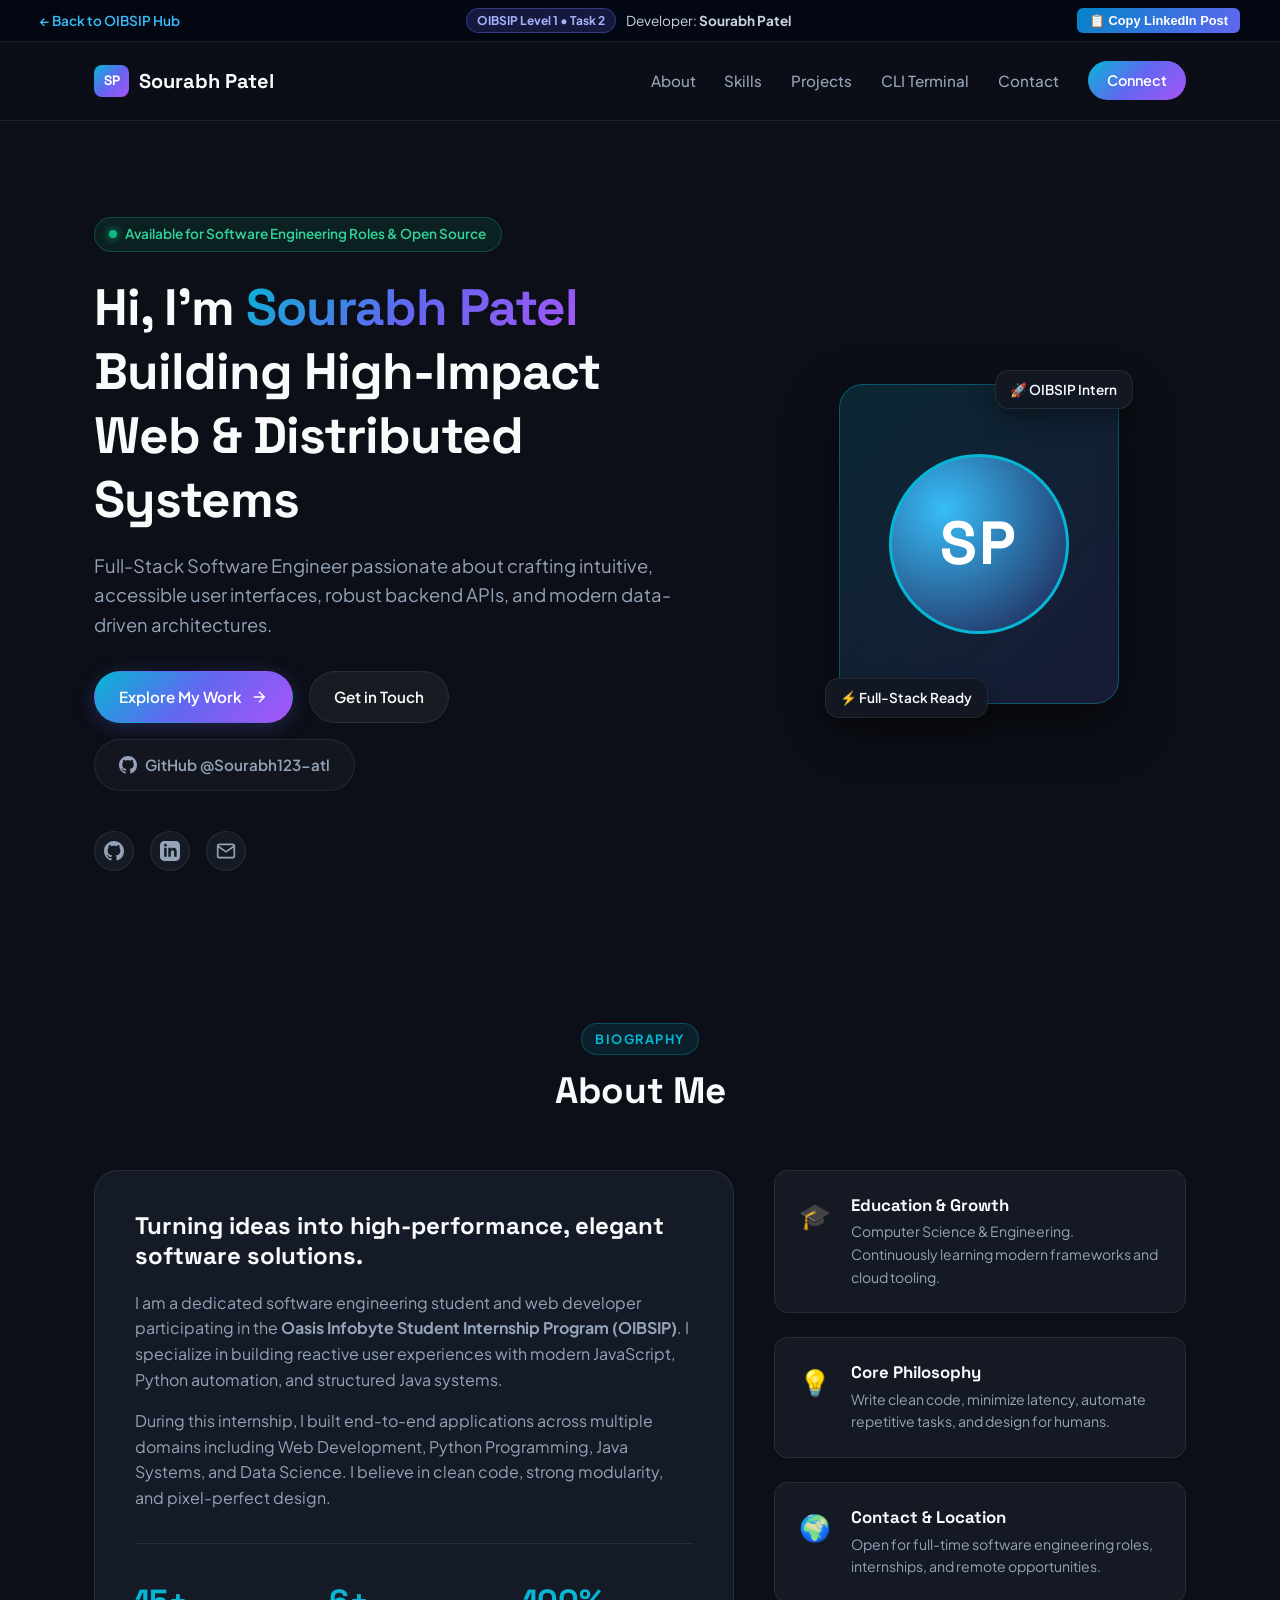
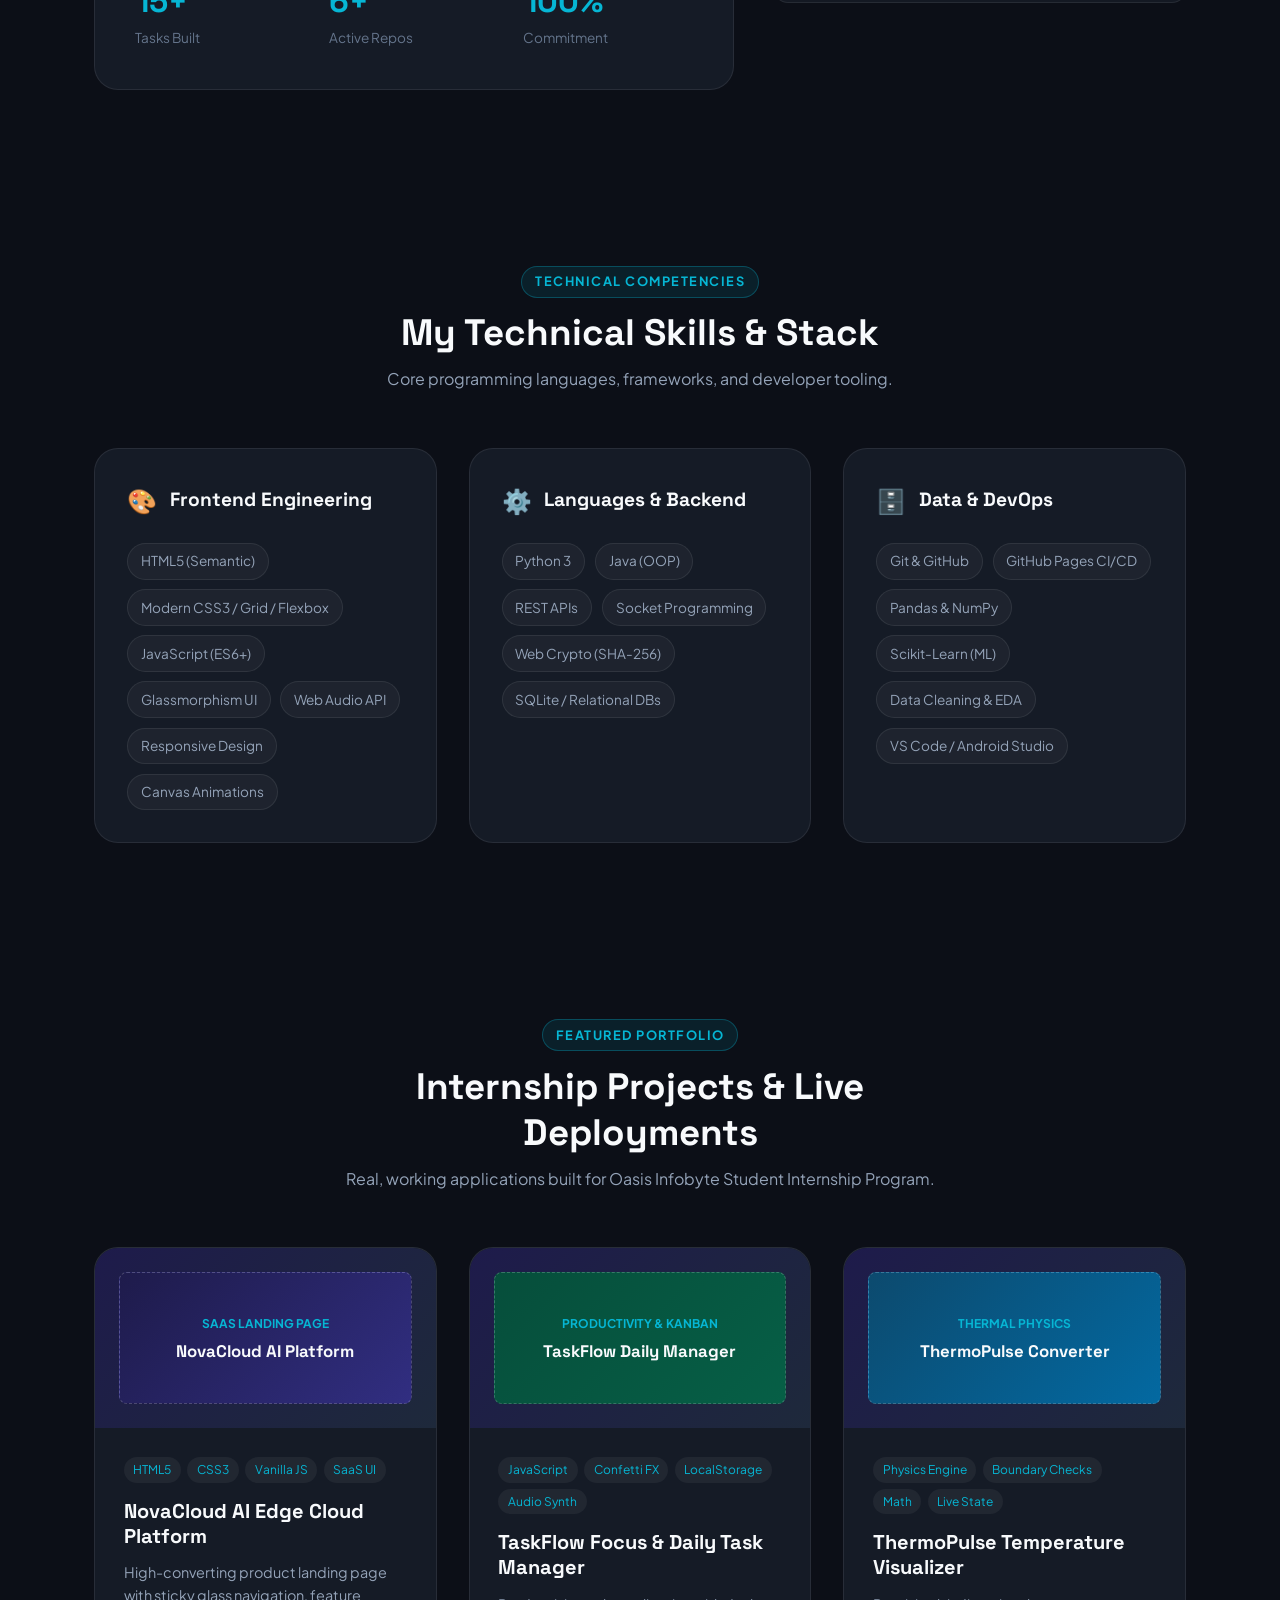
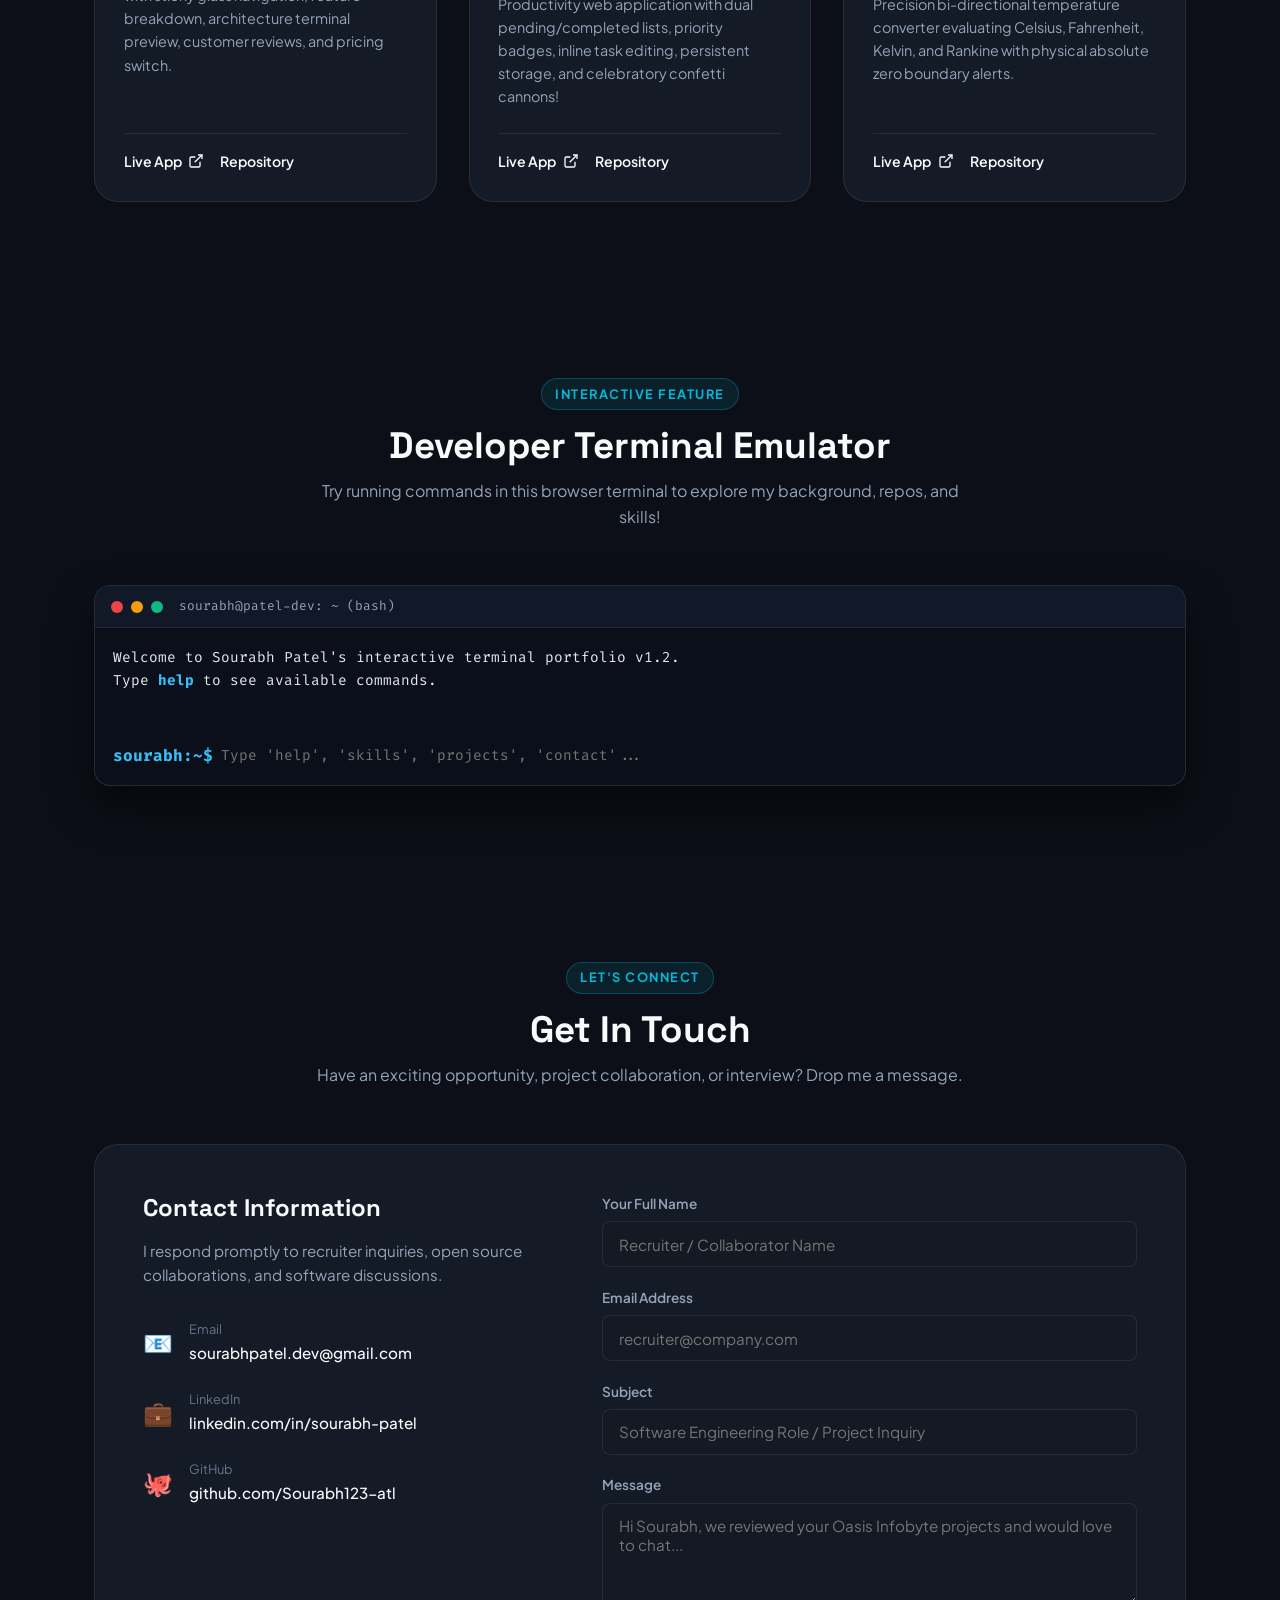
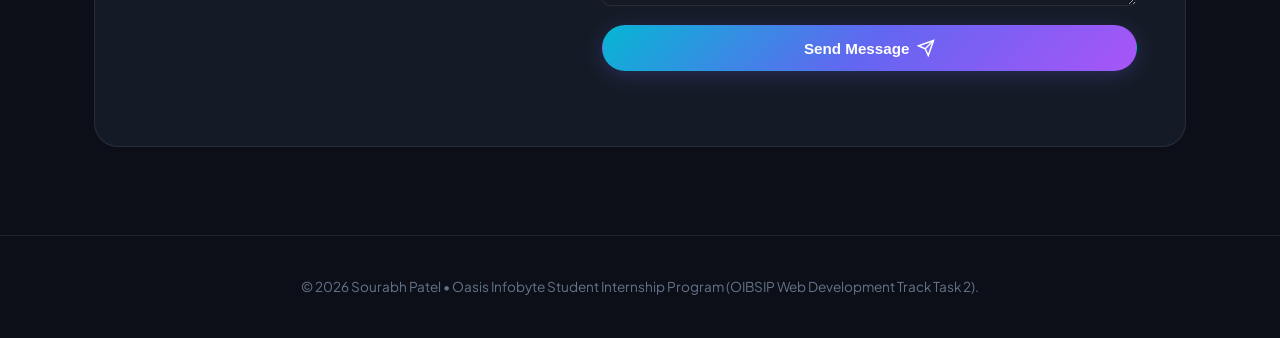
<file: WebDev-L1-PersonalPortfolio/index.html>
<!DOCTYPE html>
<html lang="en">
<head>
  <meta charset="UTF-8">
  <meta name="viewport" content="width=device-width, initial-scale=1.0">
  <title>Sourabh Patel — Full-Stack Software Engineer &amp; Web Developer</title>
  <meta name="description" content="Personal portfolio of Sourabh Patel, Full-Stack Software Engineer specializing in modern JavaScript, Python, cloud architectures, and interactive web applications.">
  <link rel="preconnect" href="https://fonts.googleapis.com">
  <link rel="preconnect" href="https://fonts.gstatic.com" crossorigin>
  <link href="https://fonts.googleapis.com/css2?family=Plus+Jakarta+Sans:wght@300;400;500;600;700;800&family=Space+Grotesk:wght@500;600;700&family=Fira+Code:wght@400;500;600&display=swap" rel="stylesheet">
  <link rel="stylesheet" href="styles.css">
  <style>
    /* Interactive Terminal Widget Styles */
    .terminal-container {
      background: #0b0f19;
      border: 1px solid rgba(255, 255, 255, 0.12);
      border-radius: 16px;
      overflow: hidden;
      margin-top: 2.5rem;
      font-family: 'Fira Code', monospace;
      box-shadow: 0 20px 40px rgba(0,0,0,0.5);
    }
    .terminal-bar {
      background: #111827;
      padding: 10px 16px;
      display: flex;
      align-items: center;
      gap: 8px;
      border-bottom: 1px solid rgba(255, 255, 255, 0.08);
    }
    .term-dot { width: 12px; height: 12px; border-radius: 50%; display: inline-block; }
    .term-red { background: #ef4444; }
    .term-yellow { background: #f59e0b; }
    .term-green { background: #10b981; }
    .term-title { margin-left: 8px; font-size: 0.8rem; color: #94a3b8; }
    .terminal-body {
      padding: 18px;
      max-height: 240px;
      overflow-y: auto;
      color: #e2e8f0;
      font-size: 0.9rem;
      line-height: 1.6;
    }
    .terminal-input-row {
      display: flex;
      align-items: center;
      padding: 10px 18px 16px 18px;
      gap: 8px;
    }
    .term-prompt { color: #38bdf8; font-weight: bold; }
    .term-input {
      background: transparent;
      border: none;
      color: #ffffff;
      font-family: 'Fira Code', monospace;
      font-size: 0.9rem;
      width: 100%;
      outline: none;
    }
  </style>
</head>
<body>
  <!-- OIBSIP Candidate Navigation Bar -->
  <div class="candidate-bar">
    <div class="candidate-bar-inner">
      <a href="../index.html" class="candidate-back-link">← Back to OIBSIP Hub</a>
      <div class="candidate-info">
        <span class="candidate-pill">OIBSIP Level 1 • Task 2</span>
        <span>Developer: <strong>Sourabh Patel</strong></span>
      </div>
      <button id="btn-copy-caption-portfolio" class="candidate-caption-btn" title="Copy ready-to-paste caption for LinkedIn">📋 Copy LinkedIn Post</button>
    </div>
  </div>

  <!-- Header / Navigation -->
  <header class="portfolio-header" id="header">
    <div class="header-container">
      <a href="#hero" class="logo">
        <span class="logo-badge">SP</span>
        <span class="logo-name">Sourabh Patel</span>
      </a>

      <nav class="nav-bar" id="portfolio-nav">
        <a href="#about" class="nav-item">About</a>
        <a href="#skills" class="nav-item">Skills</a>
        <a href="#projects" class="nav-item">Projects</a>
        <a href="#terminal-section" class="nav-item">CLI Terminal</a>
        <a href="#contact" class="nav-item">Contact</a>
        <a href="#contact" class="btn-hire">Connect</a>
      </nav>

      <button class="mobile-toggle" id="portfolio-menu-toggle" aria-label="Toggle Menu">
        <span></span><span></span><span></span>
      </button>
    </div>
  </header>

  <main>
    <!-- Hero / Profile Section -->
    <section class="hero-section" id="hero">
      <div class="container hero-content">
        <div class="hero-text">
          <div class="availability-pill">
            <span class="status-dot"></span>
            <span>Available for Software Engineering Roles &amp; Open Source</span>
          </div>
          <h1 class="hero-title">
            Hi, I'm <span class="highlight">Sourabh Patel</span><br>
            Building High-Impact Web &amp; Distributed Systems
          </h1>
          <p class="hero-role-desc">
            Full-Stack Software Engineer passionate about crafting intuitive, accessible user interfaces, robust backend APIs, and modern data-driven architectures.
          </p>
          <div class="hero-actions">
            <a href="#projects" class="btn btn-primary">
              <span>Explore My Work</span>
              <svg width="18" height="18" viewBox="0 0 24 24" fill="none" stroke="currentColor" stroke-width="2"><path d="M5 12h14M12 5l7 7-7 7"/></svg>
            </a>
            <a href="#contact" class="btn btn-secondary">Get in Touch</a>
            <a href="https://github.com/Sourabh123-atl" target="_blank" rel="noopener" class="btn btn-glass">
              <svg width="18" height="18" fill="currentColor" viewBox="0 0 24 24"><path d="M12 0C5.37 0 0 5.37 0 12c0 5.31 3.435 9.795 8.205 11.385.6.105.825-.255.825-.57 0-.285-.015-1.23-.015-2.235-3.015.555-3.795-.735-4.035-1.41-.135-.345-.72-1.41-1.23-1.695-.42-.225-1.02-.78-.015-.795.945-.015 1.62.87 1.845 1.23 1.08 1.815 2.805 1.305 3.495.99.105-.78.42-1.305.765-1.605-2.67-.3-5.46-1.335-5.46-5.925 0-1.305.465-2.385 1.23-3.225-.12-.3-.54-1.53.12-3.18 0 0 1.005-.315 3.3 1.23.96-.27 1.98-.405 3-.405s2.04.135 3 .405c2.295-1.56 3.3-1.23 3.3-1.23.66 1.65.24 2.88.12 3.18.765.84 1.23 1.905 1.23 3.225 0 4.605-2.805 5.625-5.475 5.925.435.375.81 1.095.81 2.22 0 1.605-.015 2.895-.015 3.3 0 .315.225.69.825.57A12.02 12.02 0 0024 12c0-6.63-5.37-12-12-12z"/></svg>
              <span>GitHub @Sourabh123-atl</span>
            </a>
          </div>
          <div class="social-hero">
            <a href="https://github.com/Sourabh123-atl" target="_blank" rel="noopener" class="social-icon" aria-label="GitHub">
              <svg width="20" height="20" fill="currentColor" viewBox="0 0 24 24"><path d="M12 0C5.37 0 0 5.37 0 12c0 5.31 3.435 9.795 8.205 11.385.6.105.825-.255.825-.57 0-.285-.015-1.23-.015-2.235-3.015.555-3.795-.735-4.035-1.41-.135-.345-.72-1.41-1.23-1.695-.42-.225-1.02-.78-.015-.795.945-.015 1.62.87 1.845 1.23 1.08 1.815 2.805 1.305 3.495.99.105-.78.42-1.305.765-1.605-2.67-.3-5.46-1.335-5.46-5.925 0-1.305.465-2.385 1.23-3.225-.12-.3-.54-1.53.12-3.18 0 0 1.005-.315 3.3 1.23.96-.27 1.98-.405 3-.405s2.04.135 3 .405c2.295-1.56 3.3-1.23 3.3-1.23.66 1.65.24 2.88.12 3.18.765.84 1.23 1.905 1.23 3.225 0 4.605-2.805 5.625-5.475 5.925.435.375.81 1.095.81 2.22 0 1.605-.015 2.895-.015 3.3 0 .315.225.69.825.57A12.02 12.02 0 0024 12c0-6.63-5.37-12-12-12z"/></svg>
            </a>
            <a href="https://linkedin.com" target="_blank" rel="noopener" class="social-icon" aria-label="LinkedIn">
              <svg width="20" height="20" fill="currentColor" viewBox="0 0 24 24"><path d="M19 0h-14c-2.761 0-5 2.239-5 5v14c0 2.761 2.239 5 5 5h14c2.762 0 5-2.239 5-5v-14c0-2.761-2.238-5-5-5zm-11 19h-3v-11h3v11zm-1.5-12.268c-.966 0-1.75-.79-1.75-1.764s.784-1.764 1.75-1.764 1.75.79 1.75 1.764-.783 1.764-1.75 1.764zm13.5 12.268h-3v-5.604c0-3.368-4-3.113-4 0v5.604h-3v-11h3v1.765c1.396-2.586 7-2.777 7 2.476v6.759z"/></svg>
            </a>
            <a href="mailto:sourabhpatel.dev@gmail.com" class="social-icon" aria-label="Email">
              <svg width="20" height="20" fill="none" stroke="currentColor" stroke-width="2" viewBox="0 0 24 24"><path d="M4 4h16c1.1 0 2 .9 2 2v12c0 1.1-.9 2-2 2H4c-1.1 0-2-.9-2-2V6c0-1.1.9-2 2-2z"/><polyline points="22,6 12,13 2,6"/></svg>
            </a>
          </div>
        </div>

        <div class="hero-avatar-wrapper">
          <div class="avatar-ring"></div>
          <div class="avatar-card">
            <!-- Custom Developer Avatar Badge -->
            <div class="avatar-img-placeholder" style="background: radial-gradient(circle at 30% 30%, #38bdf8, #1e1b4b); display: flex; align-items: center; justify-content: center;">
              <span class="avatar-initials" style="font-size: 3.8rem; font-weight: 900; color: #ffffff; letter-spacing: 2px;">SP</span>
            </div>
            <div class="floating-badge badge-top">
              <span>🚀 OIBSIP Intern</span>
            </div>
            <div class="floating-badge badge-bottom">
              <span>⚡ Full-Stack Ready</span>
            </div>
          </div>
        </div>
      </div>
    </section>

    <!-- About Me Section -->
    <section class="section about-section" id="about">
      <div class="container">
        <div class="section-heading">
          <span class="badge-tag">Biography</span>
          <h2>About Me</h2>
        </div>
        <div class="about-grid">
          <div class="about-card main-bio">
            <h3>Turning ideas into high-performance, elegant software solutions.</h3>
            <p>
              I am a dedicated software engineering student and web developer participating in the <strong>Oasis Infobyte Student Internship Program (OIBSIP)</strong>. I specialize in building reactive user experiences with modern JavaScript, Python automation, and structured Java systems.
            </p>
            <p>
              During this internship, I built end-to-end applications across multiple domains including Web Development, Python Programming, Java Systems, and Data Science. I believe in clean code, strong modularity, and pixel-perfect design.
            </p>
            <div class="bio-stats">
              <div class="stat-box">
                <span class="stat-number">15+</span>
                <span class="stat-label">Tasks Built</span>
              </div>
              <div class="stat-box">
                <span class="stat-number">6+</span>
                <span class="stat-label">Active Repos</span>
              </div>
              <div class="stat-box">
                <span class="stat-number">100%</span>
                <span class="stat-label">Commitment</span>
              </div>
            </div>
          </div>

          <div class="about-side-cards">
            <div class="about-mini-card">
              <div class="mini-icon">🎓</div>
              <div>
                <h4>Education &amp; Growth</h4>
                <p>Computer Science &amp; Engineering. Continuously learning modern frameworks and cloud tooling.</p>
              </div>
            </div>
            <div class="about-mini-card">
              <div class="mini-icon">💡</div>
              <div>
                <h4>Core Philosophy</h4>
                <p>Write clean code, minimize latency, automate repetitive tasks, and design for humans.</p>
              </div>
            </div>
            <div class="about-mini-card">
              <div class="mini-icon">🌍</div>
              <div>
                <h4>Contact &amp; Location</h4>
                <p>Open for full-time software engineering roles, internships, and remote opportunities.</p>
              </div>
            </div>
          </div>
        </div>
      </div>
    </section>

    <!-- Skills Section -->
    <section class="section skills-section" id="skills">
      <div class="container">
        <div class="section-heading">
          <span class="badge-tag">Technical Competencies</span>
          <h2>My Technical Skills &amp; Stack</h2>
          <p>Core programming languages, frameworks, and developer tooling.</p>
        </div>

        <div class="skills-grid">
          <div class="skill-category-card">
            <div class="category-header">
              <span class="category-icon">🎨</span>
              <h3>Frontend Engineering</h3>
            </div>
            <div class="skills-pills">
              <span class="skill-pill">HTML5 (Semantic)</span>
              <span class="skill-pill">Modern CSS3 / Grid / Flexbox</span>
              <span class="skill-pill">JavaScript (ES6+)</span>
              <span class="skill-pill">Glassmorphism UI</span>
              <span class="skill-pill">Web Audio API</span>
              <span class="skill-pill">Responsive Design</span>
              <span class="skill-pill">Canvas Animations</span>
            </div>
          </div>

          <div class="skill-category-card">
            <div class="category-header">
              <span class="category-icon">⚙️</span>
              <h3>Languages &amp; Backend</h3>
            </div>
            <div class="skills-pills">
              <span class="skill-pill">Python 3</span>
              <span class="skill-pill">Java (OOP)</span>
              <span class="skill-pill">REST APIs</span>
              <span class="skill-pill">Socket Programming</span>
              <span class="skill-pill">Web Crypto (SHA-256)</span>
              <span class="skill-pill">SQLite / Relational DBs</span>
            </div>
          </div>

          <div class="skill-category-card">
            <div class="category-header">
              <span class="category-icon">🗄️</span>
              <h3>Data &amp; DevOps</h3>
            </div>
            <div class="skills-pills">
              <span class="skill-pill">Git &amp; GitHub</span>
              <span class="skill-pill">GitHub Pages CI/CD</span>
              <span class="skill-pill">Pandas &amp; NumPy</span>
              <span class="skill-pill">Scikit-Learn (ML)</span>
              <span class="skill-pill">Data Cleaning &amp; EDA</span>
              <span class="skill-pill">VS Code / Android Studio</span>
            </div>
          </div>
        </div>
      </div>
    </section>

    <!-- Projects Section -->
    <section class="section projects-section" id="projects">
      <div class="container">
        <div class="section-heading">
          <span class="badge-tag">Featured Portfolio</span>
          <h2>Internship Projects &amp; Live Deployments</h2>
          <p>Real, working applications built for Oasis Infobyte Student Internship Program.</p>
        </div>

        <div class="projects-grid">
          <!-- Project 1 -->
          <div class="project-card">
            <div class="project-img-box">
              <div class="project-preview-mockup" style="background: linear-gradient(135deg, #1e1b4b 0%, #312e81 100%);">
                <span class="mockup-tag">SaaS Landing Page</span>
                <h4>NovaCloud AI Platform</h4>
              </div>
            </div>
            <div class="project-details">
              <div class="project-tags">
                <span>HTML5</span>
                <span>CSS3</span>
                <span>Vanilla JS</span>
                <span>SaaS UI</span>
              </div>
              <h3 class="project-title">NovaCloud AI Edge Cloud Platform</h3>
              <p class="project-desc">
                High-converting product landing page with sticky glass navigation, feature breakdown, architecture terminal preview, customer reviews, and pricing switch.
              </p>
              <div class="project-links">
                <a href="../WebDev-L1-LandingPage/index.html" class="proj-link live-link">
                  <span>Live App</span>
                  <svg width="16" height="16" viewBox="0 0 24 24" fill="none" stroke="currentColor" stroke-width="2"><path d="M18 13v6a2 2 0 0 1-2 2H5a2 2 0 0 1-2-2V8a2 2 0 0 1 2-2h6"/><polyline points="15 3 21 3 21 9"/><line x1="10" y1="14" x2="21" y2="3"/></svg>
                </a>
                <a href="https://github.com/Sourabh123-atl/OIBSIP" target="_blank" rel="noopener" class="proj-link github-link">
                  <span>Repository</span>
                </a>
              </div>
            </div>
          </div>

          <!-- Project 2 -->
          <div class="project-card">
            <div class="project-img-box">
              <div class="project-preview-mockup" style="background: linear-gradient(135deg, #064e3b 0%, #065f46 100%);">
                <span class="mockup-tag">Productivity &amp; Kanban</span>
                <h4>TaskFlow Daily Manager</h4>
              </div>
            </div>
            <div class="project-details">
              <div class="project-tags">
                <span>JavaScript</span>
                <span>Confetti FX</span>
                <span>LocalStorage</span>
                <span>Audio Synth</span>
              </div>
              <h3 class="project-title">TaskFlow Focus &amp; Daily Task Manager</h3>
              <p class="project-desc">
                Productivity web application with dual pending/completed lists, priority badges, inline task editing, persistent storage, and celebratory confetti cannons!
              </p>
              <div class="project-links">
                <a href="../WebDev-L2-ToDoWebApp/index.html" class="proj-link live-link">
                  <span>Live App</span>
                  <svg width="16" height="16" viewBox="0 0 24 24" fill="none" stroke="currentColor" stroke-width="2"><path d="M18 13v6a2 2 0 0 1-2 2H5a2 2 0 0 1-2-2V8a2 2 0 0 1 2-2h6"/><polyline points="15 3 21 3 21 9"/><line x1="10" y1="14" x2="21" y2="3"/></svg>
                </a>
                <a href="https://github.com/Sourabh123-atl/OIBSIP" target="_blank" rel="noopener" class="proj-link github-link">
                  <span>Repository</span>
                </a>
              </div>
            </div>
          </div>

          <!-- Project 3 -->
          <div class="project-card">
            <div class="project-img-box">
              <div class="project-preview-mockup" style="background: linear-gradient(135deg, #0c4a6e 0%, #0369a1 100%);">
                <span class="mockup-tag">Thermal Physics</span>
                <h4>ThermoPulse Converter</h4>
              </div>
            </div>
            <div class="project-details">
              <div class="project-tags">
                <span>Physics Engine</span>
                <span>Boundary Checks</span>
                <span>Math</span>
                <span>Live State</span>
              </div>
              <h3 class="project-title">ThermoPulse Temperature Visualizer</h3>
              <p class="project-desc">
                Precision bi-directional temperature converter evaluating Celsius, Fahrenheit, Kelvin, and Rankine with physical absolute zero boundary alerts.
              </p>
              <div class="project-links">
                <a href="../WebDev-L1-TemperatureConverter/index.html" class="proj-link live-link">
                  <span>Live App</span>
                  <svg width="16" height="16" viewBox="0 0 24 24" fill="none" stroke="currentColor" stroke-width="2"><path d="M18 13v6a2 2 0 0 1-2 2H5a2 2 0 0 1-2-2V8a2 2 0 0 1 2-2h6"/><polyline points="15 3 21 3 21 9"/><line x1="10" y1="14" x2="21" y2="3"/></svg>
                </a>
                <a href="https://github.com/Sourabh123-atl/OIBSIP" target="_blank" rel="noopener" class="proj-link github-link">
                  <span>Repository</span>
                </a>
              </div>
            </div>
          </div>
        </div>
      </div>
    </section>

    <!-- Interactive CLI Terminal Section -->
    <section class="section terminal-section" id="terminal-section">
      <div class="container">
        <div class="section-heading">
          <span class="badge-tag">Interactive Feature</span>
          <h2>Developer Terminal Emulator</h2>
          <p>Try running commands in this browser terminal to explore my background, repos, and skills!</p>
        </div>

        <div class="terminal-container">
          <div class="terminal-bar">
            <span class="term-dot term-red"></span>
            <span class="term-dot term-yellow"></span>
            <span class="term-dot term-green"></span>
            <span class="term-title">sourabh@patel-dev: ~ (bash)</span>
          </div>
          <div class="terminal-body" id="term-output">
            <div>Welcome to Sourabh Patel's interactive terminal portfolio v1.2.</div>
            <div>Type <span style="color:#38bdf8; font-weight:bold;">help</span> to see available commands.</div>
            <br>
          </div>
          <div class="terminal-input-row">
            <span class="term-prompt">sourabh:~$</span>
            <input type="text" id="term-cmd-input" class="term-input" placeholder="Type 'help', 'skills', 'projects', 'contact'..." autocomplete="off">
          </div>
        </div>
      </div>
    </section>

    <!-- Contact Section -->
    <section class="section contact-section" id="contact">
      <div class="container">
        <div class="section-heading">
          <span class="badge-tag">Let's Connect</span>
          <h2>Get In Touch</h2>
          <p>Have an exciting opportunity, project collaboration, or interview? Drop me a message.</p>
        </div>

        <div class="contact-wrapper">
          <div class="contact-info-panel">
            <h3>Contact Information</h3>
            <p>I respond promptly to recruiter inquiries, open source collaborations, and software discussions.</p>
            
            <div class="contact-details-list">
              <div class="contact-detail-item">
                <span class="detail-icon">📧</span>
                <div>
                  <span class="detail-label">Email</span>
                  <span class="detail-value"><a href="mailto:sourabhpatel.dev@gmail.com" style="color: inherit; text-decoration: none;">sourabhpatel.dev@gmail.com</a></span>
                </div>
              </div>
              <div class="contact-detail-item">
                <span class="detail-icon">💼</span>
                <div>
                  <span class="detail-label">LinkedIn</span>
                  <span class="detail-value"><a href="https://linkedin.com" target="_blank" style="color: inherit; text-decoration: none;">linkedin.com/in/sourabh-patel</a></span>
                </div>
              </div>
              <div class="contact-detail-item">
                <span class="detail-icon">🐙</span>
                <div>
                  <span class="detail-label">GitHub</span>
                  <span class="detail-value"><a href="https://github.com/Sourabh123-atl" target="_blank" style="color: inherit; text-decoration: none;">github.com/Sourabh123-atl</a></span>
                </div>
              </div>
            </div>
          </div>

          <div class="contact-form-panel">
            <form id="portfolio-contact-form" class="contact-form">
              <div class="form-group">
                <label for="contact-name">Your Full Name</label>
                <input type="text" id="contact-name" placeholder="Recruiter / Collaborator Name" required>
              </div>
              <div class="form-group">
                <label for="contact-email">Email Address</label>
                <input type="email" id="contact-email" placeholder="recruiter@company.com" required>
              </div>
              <div class="form-group">
                <label for="contact-subject">Subject</label>
                <input type="text" id="contact-subject" placeholder="Software Engineering Role / Project Inquiry" required>
              </div>
              <div class="form-group">
                <label for="contact-message">Message</label>
                <textarea id="contact-message" rows="4" placeholder="Hi Sourabh, we reviewed your Oasis Infobyte projects and would love to chat..." required></textarea>
              </div>
              <button type="submit" class="btn btn-primary btn-submit" id="btn-submit-contact">
                <span>Send Message</span>
                <svg width="18" height="18" viewBox="0 0 24 24" fill="none" stroke="currentColor" stroke-width="2"><line x1="22" y1="2" x2="11" y2="13"/><polygon points="22 2 15 22 11 13 2 9 22 2"/></svg>
              </button>
              <div class="form-toast" id="contact-toast"></div>
            </form>
          </div>
        </div>
      </div>
    </section>
  </main>

  <footer class="portfolio-footer">
    <div class="container">
      <p>&copy; 2026 Sourabh Patel • Oasis Infobyte Student Internship Program (OIBSIP Web Development Track Task 2).</p>
    </div>
  </footer>

  <!-- Toast for Copying LinkedIn Caption -->
  <div id="caption-toast" class="caption-toast">
    <span>✅ Ready-to-post LinkedIn Caption copied to clipboard!</span>
  </div>

  <script src="app.js"></script>
</body>
</html>
</file>
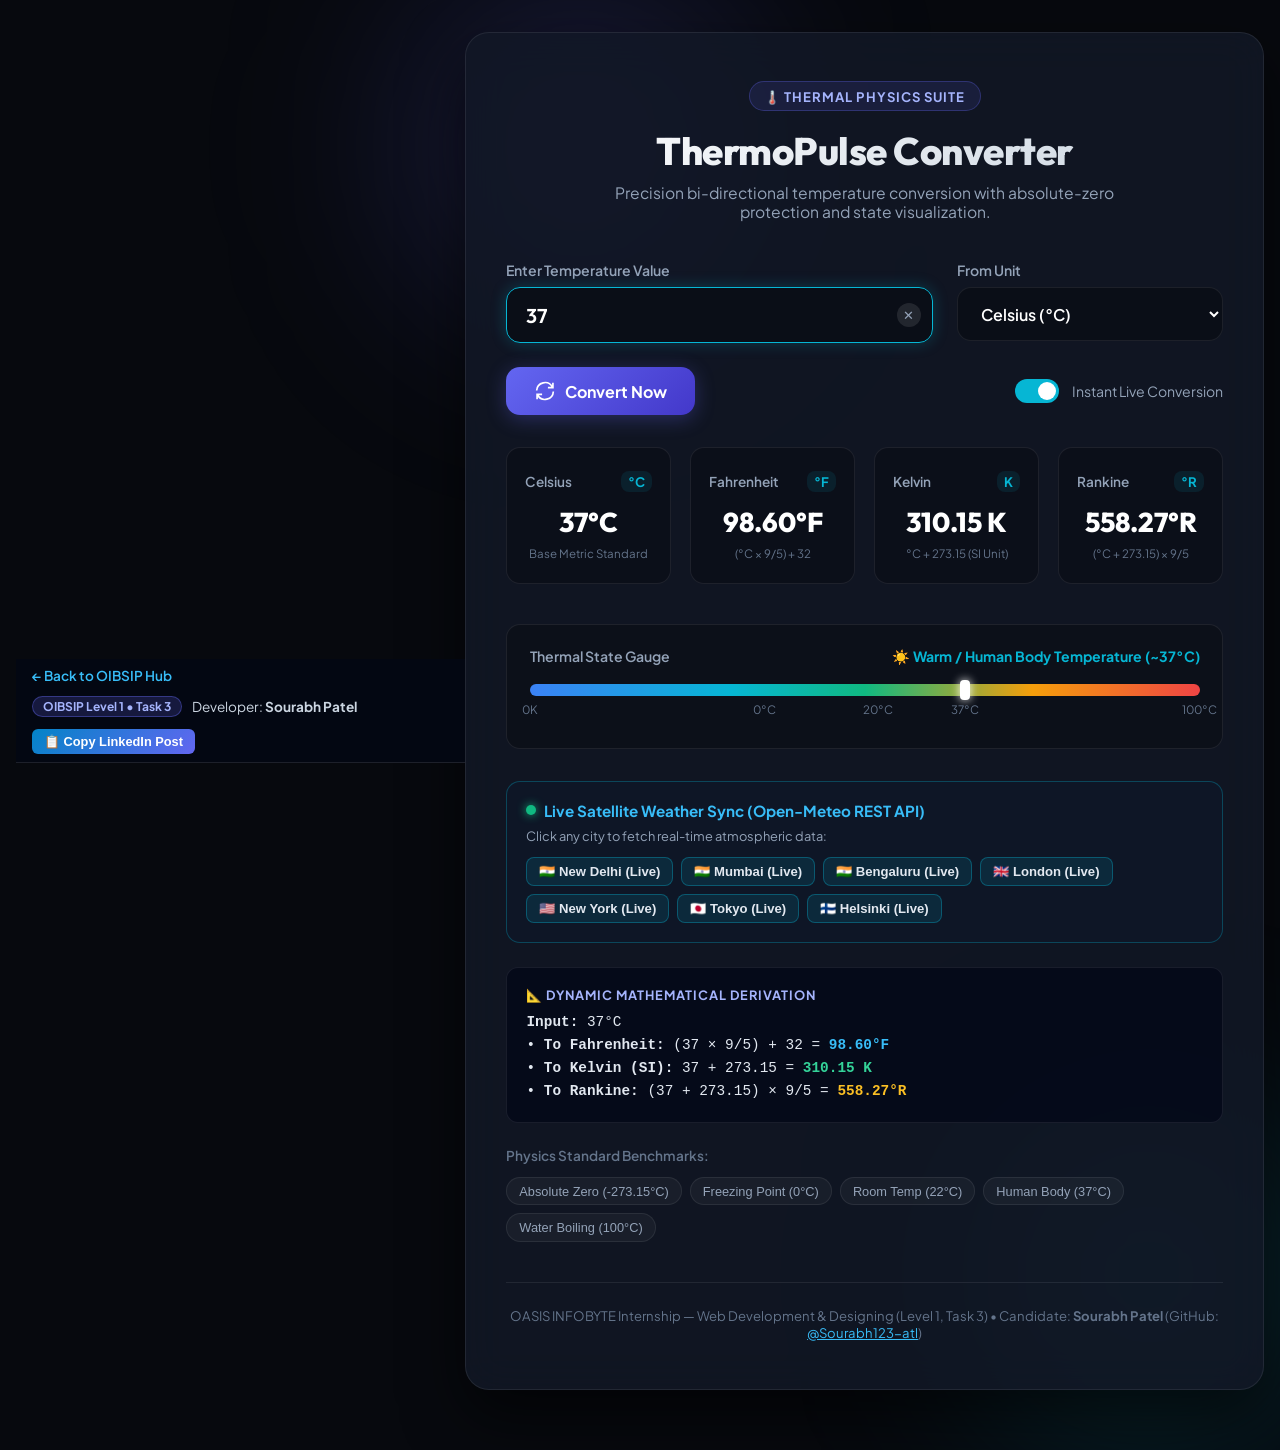
<file: WebDev-L1-TemperatureConverter/index.html>
<!DOCTYPE html>
<html lang="en">
<head>
  <meta charset="UTF-8">
  <meta name="viewport" content="width=device-width, initial-scale=1.0">
  <title>ThermoPulse — Real-Time Temperature Converter & Visualizer</title>
  <meta name="description" content="Interactive temperature converter tool supporting Celsius, Fahrenheit, Kelvin, and Rankine with real-time validation and absolute zero boundary checks.">
  <link rel="preconnect" href="https://fonts.googleapis.com">
  <link rel="preconnect" href="https://fonts.gstatic.com" crossorigin>
  <link href="https://fonts.googleapis.com/css2?family=Outfit:wght@400;500;600;700;800&family=Plus+Jakarta+Sans:wght@400;500;600;700&display=swap" rel="stylesheet">
  <link rel="stylesheet" href="styles.css">
</head>
<body>
  <!-- OIBSIP Candidate Navigation Bar -->
  <div class="candidate-bar">
    <div class="candidate-bar-inner">
      <a href="../index.html" class="candidate-back-link">← Back to OIBSIP Hub</a>
      <div class="candidate-info">
        <span class="candidate-pill">OIBSIP Level 1 • Task 3</span>
        <span>Developer: <strong>Sourabh Patel</strong></span>
      </div>
      <button id="btn-copy-caption-temp" class="candidate-caption-btn" title="Copy ready-to-paste caption for LinkedIn">📋 Copy LinkedIn Post</button>
    </div>
  </div>

  <div class="converter-page">
    <div class="glow-orb orb-1"></div>
    <div class="glow-orb orb-2"></div>

    <main class="converter-card" id="converter-card">
      <header class="converter-header">
        <div class="app-badge">
          <span>🌡️ Thermal Physics Suite</span>
        </div>
        <h1 class="app-title">ThermoPulse Converter</h1>
        <p class="app-subtitle">Precision bi-directional temperature conversion with absolute-zero protection and state visualization.</p>
      </header>

      <!-- Main Input Controls -->
      <section class="converter-body">
        <div class="input-row">
          <div class="input-field-group">
            <label for="temp-input">Enter Temperature Value</label>
            <div class="input-wrapper">
              <input type="text" id="temp-input" placeholder="e.g. 37 or 98.6" autocomplete="off" autofocus>
              <button class="clear-input-btn" id="btn-clear" title="Clear Input">✕</button>
            </div>
          </div>

          <div class="input-field-group unit-select-group">
            <label for="input-unit">From Unit</label>
            <select id="input-unit" class="unit-dropdown">
              <option value="C" selected>Celsius (°C)</option>
              <option value="F">Fahrenheit (°F)</option>
              <option value="K">Kelvin (K)</option>
              <option value="R">Rankine (°R)</option>
            </select>
          </div>
        </div>

        <!-- Conversion Mode & Controls -->
        <div class="action-row">
          <button class="btn btn-convert" id="btn-convert">
            <svg width="20" height="20" viewBox="0 0 24 24" fill="none" stroke="currentColor" stroke-width="2"><path d="M21.5 2v6h-6M2.5 22v-6h6M2 11.5a10 10 0 0 1 18.8-4.3M22 12.5a10 10 0 0 1-18.8 4.3"/></svg>
            <span>Convert Now</span>
          </button>
          <div class="toggle-wrapper">
            <label class="switch">
              <input type="checkbox" id="auto-convert-toggle" checked>
              <span class="slider"></span>
            </label>
            <span class="toggle-label">Instant Live Conversion</span>
          </div>
        </div>

        <!-- Error / Warning Banner -->
        <div class="alert-box" id="alert-box" role="alert">
          <span class="alert-icon">⚠️</span>
          <span class="alert-message" id="alert-message"></span>
        </div>

        <!-- Converted Output Cards Grid -->
        <div class="results-grid" id="results-grid">
          <div class="result-card" id="card-celsius" data-unit="C">
            <div class="result-header">
              <span class="unit-name">Celsius</span>
              <span class="unit-symbol">°C</span>
            </div>
            <div class="result-value" id="val-celsius">--</div>
            <div class="result-formula" id="formula-celsius">Base Metric Standard</div>
          </div>

          <div class="result-card" id="card-fahrenheit" data-unit="F">
            <div class="result-header">
              <span class="unit-name">Fahrenheit</span>
              <span class="unit-symbol">°F</span>
            </div>
            <div class="result-value" id="val-fahrenheit">--</div>
            <div class="result-formula" id="formula-fahrenheit">(°C × 9/5) + 32</div>
          </div>

          <div class="result-card" id="card-kelvin" data-unit="K">
            <div class="result-header">
              <span class="unit-name">Kelvin</span>
              <span class="unit-symbol">K</span>
            </div>
            <div class="result-value" id="val-kelvin">--</div>
            <div class="result-formula" id="formula-kelvin">°C + 273.15 (SI Unit)</div>
          </div>

          <div class="result-card" id="card-rankine" data-unit="R">
            <div class="result-header">
              <span class="unit-name">Rankine</span>
              <span class="unit-symbol">°R</span>
            </div>
            <div class="result-value" id="val-rankine">--</div>
            <div class="result-formula" id="formula-rankine">(°C + 273.15) × 9/5</div>
          </div>
        </div>

        <!-- Thermal Scale Visualizer -->
        <div class="thermal-visualizer">
          <div class="vis-header">
            <span>Thermal State Gauge</span>
            <span class="state-label" id="thermal-state-label">Waiting for input</span>
          </div>
          <div class="gauge-bar-track">
            <div class="gauge-bar-fill" id="gauge-fill"></div>
            <div class="gauge-marker marker-abszero" title="Absolute Zero (-273.15°C)">0K</div>
            <div class="gauge-marker marker-freeze" title="Water Freezing (0°C)">0°C</div>
            <div class="gauge-marker marker-room" title="Room Temp (20°C)">20°C</div>
            <div class="gauge-marker marker-body" title="Human Body (37°C)">37°C</div>
            <div class="gauge-marker marker-boil" title="Water Boiling (100°C)">100°C</div>
          </div>
        </div>

        <!-- Live Global Satellite Weather Integration -->
        <div class="weather-sync-panel" style="margin-top: 1.8rem; background: rgba(15, 23, 42, 0.7); border: 1px solid rgba(6, 182, 212, 0.3); border-radius: 14px; padding: 1.2rem;">
          <div style="display: flex; justify-content: space-between; align-items: center; margin-bottom: 0.8rem; flex-wrap: wrap; gap: 8px;">
            <div style="display: flex; align-items: center; gap: 8px;">
              <span class="live-beacon" style="width: 10px; height: 10px; border-radius: 50%; background: #10b981; display: inline-block; box-shadow: 0 0 10px #10b981;"></span>
              <strong style="font-size: 0.95rem; color: #38bdf8;">Live Satellite Weather Sync (Open-Meteo REST API)</strong>
            </div>
            <span id="weather-status" style="font-size: 0.8rem; color: #94a3b8;">Click any city to fetch real-time atmospheric data:</span>
          </div>
          <div class="weather-city-buttons" style="display: flex; flex-wrap: wrap; gap: 8px;">
            <button class="city-btn" data-city="New Delhi" data-lat="28.6139" data-lon="77.2090">🇮🇳 New Delhi (Live)</button>
            <button class="city-btn" data-city="Mumbai" data-lat="19.0760" data-lon="72.8777">🇮🇳 Mumbai (Live)</button>
            <button class="city-btn" data-city="Bengaluru" data-lat="12.9716" data-lon="77.5946">🇮🇳 Bengaluru (Live)</button>
            <button class="city-btn" data-city="London" data-lat="51.5074" data-lon="-0.1278">🇬🇧 London (Live)</button>
            <button class="city-btn" data-city="New York" data-lat="40.7128" data-lon="-74.0060">🇺🇸 New York (Live)</button>
            <button class="city-btn" data-city="Tokyo" data-lat="35.6762" data-lon="139.6503">🇯🇵 Tokyo (Live)</button>
            <button class="city-btn" data-city="Helsinki" data-lat="60.1699" data-lon="24.9384">🇫🇮 Helsinki (Live)</button>
          </div>
          <div id="weather-details" style="display:none; margin-top: 10px; font-size: 0.85rem; color: #34d399; background: rgba(16, 185, 129, 0.1); padding: 8px 12px; border-radius: 8px; border: 1px solid rgba(16, 185, 129, 0.2);"></div>
        </div>

        <!-- Step-by-Step Derivation Breakdown -->
        <div class="math-derivation-box" style="margin-top: 1.5rem; background: rgba(2, 6, 23, 0.7); border: 1px solid rgba(255, 255, 255, 0.08); border-radius: 12px; padding: 1.2rem;">
          <div style="font-size: 0.8rem; font-weight: 700; text-transform: uppercase; letter-spacing: 1px; color: #a5b4fc; margin-bottom: 0.5rem;">📐 Dynamic Mathematical Derivation</div>
          <div id="derivation-text" style="font-family: monospace; font-size: 0.9rem; color: #e2e8f0; line-height: 1.6;">Enter a temperature value above to see the physical equations solved step-by-step.</div>
        </div>

        <!-- Quick Reference Benchmarks -->
        <div class="benchmarks-container" style="margin-top: 1.5rem;">
          <span class="benchmarks-title">Physics Standard Benchmarks:</span>
          <div class="benchmark-chips">
            <button class="chip" data-temp="-273.15" data-unit="C">Absolute Zero (-273.15°C)</button>
            <button class="chip" data-temp="0" data-unit="C">Freezing Point (0°C)</button>
            <button class="chip" data-temp="22" data-unit="C">Room Temp (22°C)</button>
            <button class="chip" data-temp="37" data-unit="C">Human Body (37°C)</button>
            <button class="chip" data-temp="100" data-unit="C">Water Boiling (100°C)</button>
          </div>
        </div>
      </section>

      <footer class="converter-footer">
        <p>OASIS INFOBYTE Internship — Web Development &amp; Designing (Level 1, Task 3) • Candidate: <strong>Sourabh Patel</strong> (GitHub: <a href="https://github.com/Sourabh123-atl" target="_blank" style="color: #38bdf8;">@Sourabh123-atl</a>)</p>
      </footer>
    </main>
  </div>

  <!-- Toast for Copying LinkedIn Caption -->
  <div id="caption-toast" class="caption-toast">
    <span>✅ Ready-to-post LinkedIn Caption copied to clipboard!</span>
  </div>

  <script src="app.js"></script>
</body>
</html>
</file>
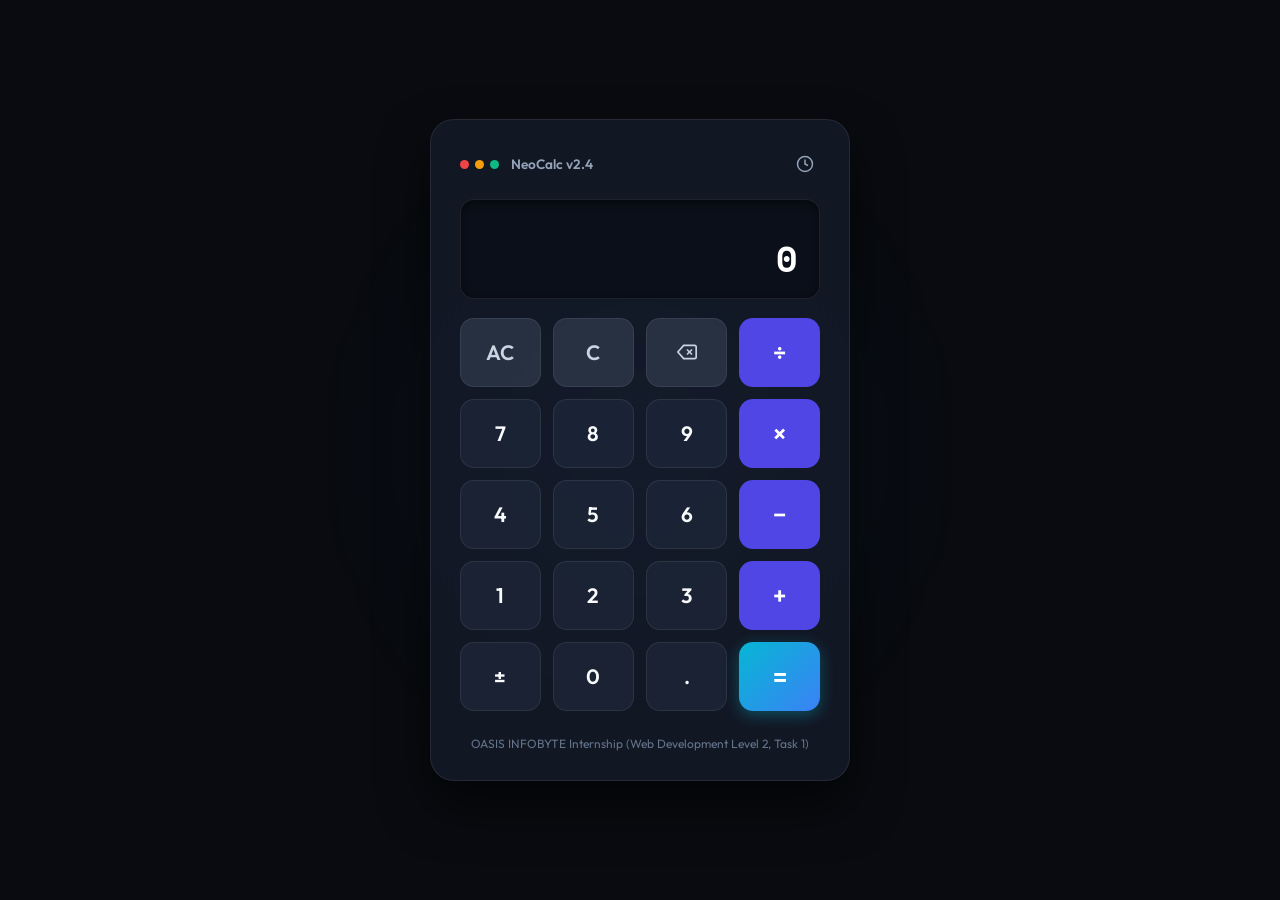
<file: WebDev-L2-Calculator/index.html>
<!DOCTYPE html>
<html lang="en">
<head>
  <meta charset="UTF-8">
  <meta name="viewport" content="width=device-width, initial-scale=1.0">
  <title>NeoCalc — Precision Arithmetic & Scientific Web Calculator</title>
  <meta name="description" content="Modern browser-based arithmetic calculator with operator chaining, division-by-zero protection, CSS Grid alignment, and history tracking.">
  <link rel="preconnect" href="https://fonts.googleapis.com">
  <link rel="preconnect" href="https://fonts.gstatic.com" crossorigin>
  <link href="https://fonts.googleapis.com/css2?family=Outfit:wght@400;500;600;700;800&family=Space+Mono:wght@400;700&display=swap" rel="stylesheet">
  <link rel="stylesheet" href="styles.css">
</head>
<body>
  <div class="calculator-wrapper">
    <div class="glow-bg"></div>

    <main class="calculator-container" id="calculator">
      <!-- Calculator Screen Header -->
      <header class="calc-header">
        <div class="calc-brand">
          <span class="dot red"></span>
          <span class="dot yellow"></span>
          <span class="dot green"></span>
          <span class="calc-model">NeoCalc v2.4</span>
        </div>
        <button class="history-toggle-btn" id="btn-toggle-history" title="Toggle Calculation History">
          <svg width="18" height="18" viewBox="0 0 24 24" fill="none" stroke="currentColor" stroke-width="2"><circle cx="12" cy="12" r="10"/><polyline points="12 6 12 12 16 14"/></svg>
        </button>
      </header>

      <!-- Display Screen -->
      <section class="display-screen" id="display-screen">
        <div class="previous-operand" id="previous-operand"></div>
        <div class="current-operand" id="current-operand">0</div>
      </section>

      <!-- Keypad Grid (CSS Grid Alignment) -->
      <section class="keypad-grid" id="keypad">
        <!-- Row 1 -->
        <button type="button" class="key btn-function" data-action="all-clear" id="key-ac">AC</button>
        <button type="button" class="key btn-function" data-action="clear-entry" id="key-c">C</button>
        <button type="button" class="key btn-function" data-action="backspace" id="key-backspace" title="Backspace">
          <svg width="20" height="20" viewBox="0 0 24 24" fill="none" stroke="currentColor" stroke-width="2"><path d="M21 4H8l-7 8 7 8h13a2 2 0 0 0 2-2V6a2 2 0 0 0-2-2z"/><line x1="18" y1="9" x2="12" y2="15"/><line x1="12" y1="9" x2="18" y2="15"/></svg>
        </button>
        <button type="button" class="key btn-operator" data-operator="÷" id="key-divide">÷</button>

        <!-- Row 2 -->
        <button type="button" class="key btn-number" data-number="7">7</button>
        <button type="button" class="key btn-number" data-number="8">8</button>
        <button type="button" class="key btn-number" data-number="9">9</button>
        <button type="button" class="key btn-operator" data-operator="×" id="key-multiply">×</button>

        <!-- Row 3 -->
        <button type="button" class="key btn-number" data-number="4">4</button>
        <button type="button" class="key btn-number" data-number="5">5</button>
        <button type="button" class="key btn-number" data-number="6">6</button>
        <button type="button" class="key btn-operator" data-operator="−" id="key-subtract">−</button>

        <!-- Row 4 -->
        <button type="button" class="key btn-number" data-number="1">1</button>
        <button type="button" class="key btn-number" data-number="2">2</button>
        <button type="button" class="key btn-number" data-number="3">3</button>
        <button type="button" class="key btn-operator" data-operator="+" id="key-add">+</button>

        <!-- Row 5 -->
        <button type="button" class="key btn-number" data-action="toggle-sign">±</button>
        <button type="button" class="key btn-number" data-number="0">0</button>
        <button type="button" class="key btn-number" data-action="decimal">.</button>
        <button type="button" class="key btn-equals" data-action="calculate" id="key-equals">=</button>
      </section>

      <!-- Calculation History Drawer -->
      <aside class="history-drawer" id="history-drawer">
        <div class="history-header">
          <h3>Recent Calculations</h3>
          <button class="clear-history-btn" id="btn-clear-history">Clear</button>
        </div>
        <ul class="history-list" id="history-list">
          <li class="history-empty">No calculations yet</li>
        </ul>
      </aside>

      <footer class="calc-footer">
        <p>OASIS INFOBYTE Internship (Web Development Level 2, Task 1)</p>
      </footer>
    </main>
  </div>

  <script src="app.js"></script>
</body>
</html>
</file>
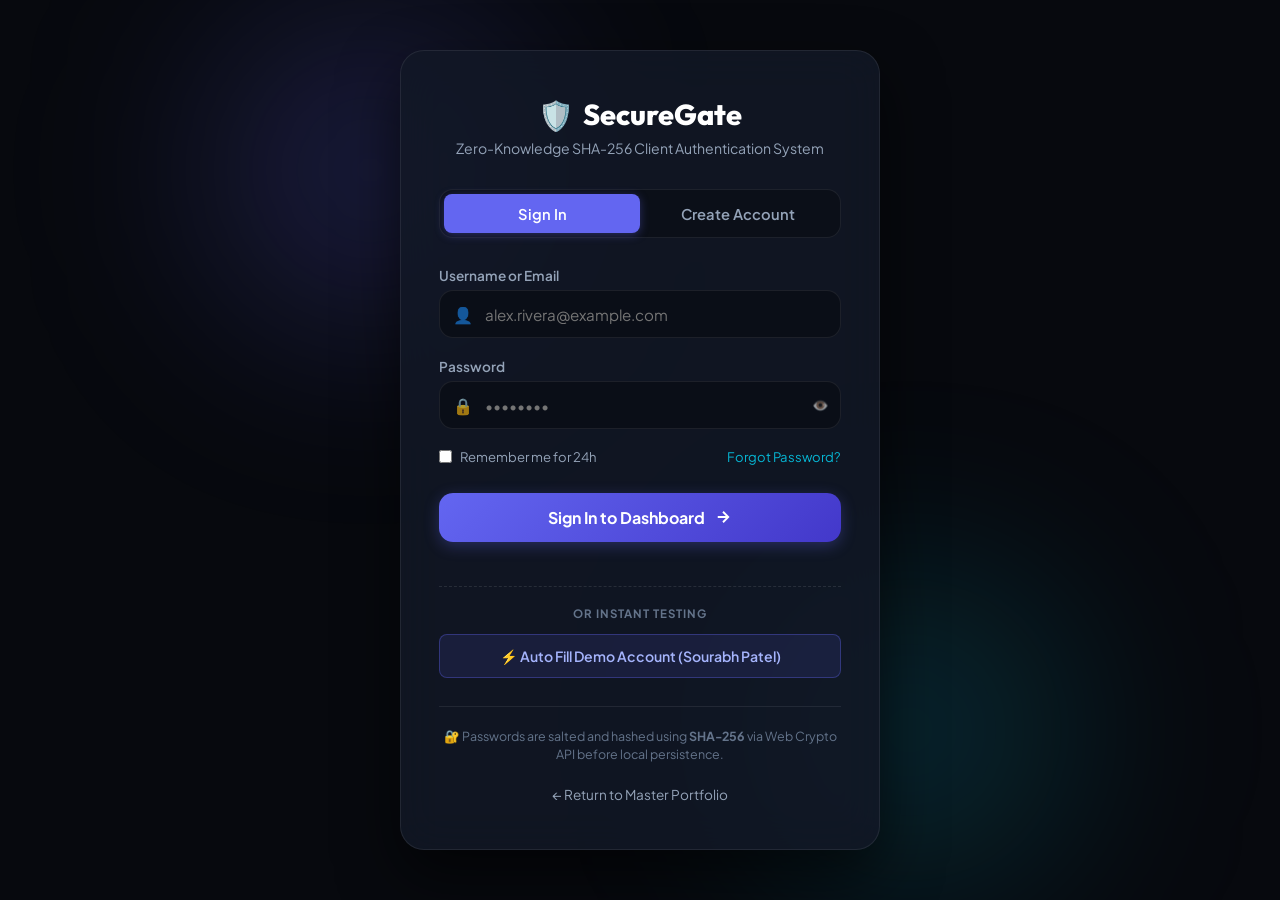
<file: WebDev-L2-LoginAuth/index.html>
<!DOCTYPE html>
<html lang="en">
<head>
  <meta charset="UTF-8">
  <meta name="viewport" content="width=device-width, initial-scale=1.0">
  <title>SecureGate — Client-Side Authentication & Protected Dashboard</title>
  <meta name="description" content="Secure client-side authentication system with SHA-256 cryptographic password hashing, registration, validation, session guard, and protected dashboard.">
  <link rel="preconnect" href="https://fonts.googleapis.com">
  <link rel="preconnect" href="https://fonts.gstatic.com" crossorigin>
  <link href="https://fonts.googleapis.com/css2?family=Outfit:wght@400;500;600;700;800&family=Plus+Jakarta+Sans:wght@400;500;600;700&display=swap" rel="stylesheet">
  <link rel="stylesheet" href="styles.css">
</head>
<body>
  <div class="auth-page-wrapper">
    <div class="glow-sphere sphere-1"></div>
    <div class="glow-sphere sphere-2"></div>

    <!-- Container holding both Auth Card and Protected Dashboard -->
    <div class="app-viewport">
      
      <!-- ================= AUTH VIEW (Login / Register) ================= -->
      <section class="auth-card" id="auth-view">
        <header class="auth-header">
          <div class="auth-brand">
            <span class="shield-icon">🛡️</span>
            <h2>SecureGate</h2>
          </div>
          <p class="auth-subtitle">Zero-Knowledge SHA-256 Client Authentication System</p>
        </header>

        <!-- Auth Mode Switcher Tabs -->
        <div class="auth-tabs">
          <button type="button" class="tab-btn active" id="tab-login" data-tab="login">Sign In</button>
          <button type="button" class="tab-btn" id="tab-register" data-tab="register">Create Account</button>
        </div>

        <!-- Global Alert Message -->
        <div class="auth-alert" id="auth-alert" role="alert">
          <span class="alert-icon" id="alert-icon">ℹ️</span>
          <span class="alert-text" id="alert-text"></span>
        </div>

        <!-- LOGIN FORM -->
        <form id="login-form" class="auth-form">
          <div class="form-group">
            <label for="login-identifier">Username or Email</label>
            <div class="input-container">
              <span class="input-icon">👤</span>
              <input type="text" id="login-identifier" placeholder="alex.rivera@example.com" autocomplete="username" required>
            </div>
          </div>

          <div class="form-group">
            <label for="login-password">Password</label>
            <div class="input-container">
              <span class="input-icon">🔒</span>
              <input type="password" id="login-password" placeholder="••••••••" autocomplete="current-password" required>
              <button type="button" class="btn-toggle-pwd" data-target="login-password" title="Show/Hide Password">👁️</button>
            </div>
          </div>

          <div class="form-options">
            <label class="remember-checkbox">
              <input type="checkbox" id="remember-me">
              <span>Remember me for 24h</span>
            </label>
            <a href="#" class="forgot-link" id="btn-forgot-demo">Forgot Password?</a>
          </div>

          <button type="submit" class="btn btn-auth-submit" id="btn-login-submit">
            <span>Sign In to Dashboard</span>
            <svg width="18" height="18" viewBox="0 0 24 24" fill="none" stroke="currentColor" stroke-width="2.5"><path d="M5 12h14M12 5l7 7-7 7"/></svg>
          </button>

          <!-- Quick 1-Click Demo Login -->
          <div class="demo-auth-box">
            <span class="demo-divider">OR INSTANT TESTING</span>
            <button type="button" class="btn btn-demo-login" id="btn-quick-demo">
              <span>⚡ Auto Fill Demo Account (Sourabh Patel)</span>
            </button>
          </div>
        </form>

        <!-- REGISTER FORM -->
        <form id="register-form" class="auth-form hidden">
          <div class="form-group">
            <label for="reg-fullname">Full Name</label>
            <div class="input-container">
              <span class="input-icon">🪪</span>
              <input type="text" id="reg-fullname" placeholder="Sourabh Patel" required>
            </div>
          </div>

          <div class="form-group">
            <label for="reg-username">Username</label>
            <div class="input-container">
              <span class="input-icon">🏷️</span>
              <input type="text" id="reg-username" placeholder="sourabhpatel" autocomplete="username" required>
            </div>
          </div>

          <div class="form-group">
            <label for="reg-email">Email Address</label>
            <div class="input-container">
              <span class="input-icon">📧</span>
              <input type="email" id="reg-email" placeholder="sourabhpatel.dev@gmail.com" autocomplete="email" required>
            </div>
          </div>

          <div class="form-group">
            <label for="reg-password">Password</label>
            <div class="input-container">
              <span class="input-icon">🔒</span>
              <input type="password" id="reg-password" placeholder="Min. 8 chars with a number" autocomplete="new-password" required>
              <button type="button" class="btn-toggle-pwd" data-target="reg-password" title="Show/Hide Password">👁️</button>
            </div>
            
            <!-- Live Password Strength Meter -->
            <div class="strength-meter-box">
              <div class="strength-bars">
                <div class="bar bar-1"></div>
                <div class="bar bar-2"></div>
                <div class="bar bar-3"></div>
                <div class="bar bar-4"></div>
              </div>
              <span class="strength-text" id="pwd-strength-text">Password strength: Enter password</span>
            </div>
          </div>

          <button type="submit" class="btn btn-auth-submit" id="btn-register-submit">
            <span>Create Secure Account</span>
            <svg width="18" height="18" viewBox="0 0 24 24" fill="none" stroke="currentColor" stroke-width="2.5"><path d="M16 21v-2a4 4 0 0 0-4-4H5a4 4 0 0 0-4 4v2"/><circle cx="8.5" cy="7" r="4"/><line x1="20" y1="8" x2="20" y2="14"/><line x1="23" y1="11" x2="17" y2="11"/></svg>
          </button>
        </form>

        <footer class="card-footer">
          <p class="crypto-note">
            🔐 Passwords are salted and hashed using <strong>SHA-256</strong> via Web Crypto API before local persistence.
          </p>
          <div class="hub-link-wrapper">
            <a href="../" class="btn-back-hub">← Return to Master Portfolio</a>
          </div>
        </footer>
      </section>

      <!-- ================= PROTECTED DASHBOARD VIEW ================= -->
      <section class="dashboard-card hidden" id="dashboard-view">
        <header class="dash-header">
          <div class="dash-user-welcome">
            <div class="dash-avatar" id="dash-avatar">SP</div>
            <div>
              <span class="dash-greeting">Welcome back,</span>
              <h2 class="dash-user-name" id="dash-user-name">Sourabh Patel</h2>
              <span class="user-role-badge">Verified Authenticated Session</span>
            </div>
          </div>
          <div class="dash-header-actions">
            <a href="../" class="btn-hub-inline" title="Back to All Tasks">🏠 Hub</a>
            <button type="button" class="btn-logout" id="btn-logout">
              <svg width="18" height="18" viewBox="0 0 24 24" fill="none" stroke="currentColor" stroke-width="2"><path d="M9 21H5a2 2 0 0 1-2-2V5a2 2 0 0 1 2-2h4"/><polyline points="16 17 21 12 16 7"/><line x1="21" y1="12" x2="9" y2="12"/></svg>
              <span>Sign Out</span>
            </button>
          </div>
        </header>

        <!-- Dashboard Content Grid -->
        <div class="dash-content-grid">
          <!-- Session Details Card -->
          <div class="dash-widget">
            <div class="widget-header">
              <span class="widget-icon">🔑</span>
              <h3>Active Session Cryptography</h3>
            </div>
            <div class="widget-body">
              <div class="info-row">
                <span class="info-label">Account Email</span>
                <span class="info-val" id="dash-user-email">--</span>
              </div>
              <div class="info-row">
                <span class="info-label">Username</span>
                <span class="info-val" id="dash-user-username">--</span>
              </div>
              <div class="info-row">
                <span class="info-label">Session Token (SHA-256)</span>
                <span class="info-val hash-val" id="dash-session-token">--</span>
              </div>
              <div class="info-row">
                <span class="info-label">Login Timestamp</span>
                <span class="info-val" id="dash-login-time">--</span>
              </div>
              <div class="info-row">
                <span class="info-label">Session Time Left</span>
                <span class="info-val" id="dash-session-timer">23h 59m 59s</span>
              </div>
            </div>
          </div>

          <!-- Quick Metrics & Security Status -->
          <div class="dash-widget">
            <div class="widget-header">
              <span class="widget-icon">⚡</span>
              <h3>Security & Account Status</h3>
            </div>
            <div class="widget-body">
              <div class="status-box-grid">
                <div class="status-metric">
                  <span class="status-num">SHA-256</span>
                  <span class="status-lbl">Client Hash Mode</span>
                </div>
                <div class="status-metric">
                  <span class="status-num">Protected</span>
                  <span class="status-lbl">Route Guard Active</span>
                </div>
                <div class="status-metric">
                  <span class="status-num">Active</span>
                  <span class="status-lbl">Session Status</span>
                </div>
              </div>
              <p class="guard-explanation">
                🛡️ Route authentication guard active. Protected views cannot be accessed without a valid verified SHA-256 cryptographic session token.
              </p>
            </div>
          </div>

          <!-- Interactive Profile Editor Widget -->
          <div class="dash-widget full-width">
            <div class="widget-header">
              <span class="widget-icon">✏️</span>
              <h3>Edit Profile & Bio (Live Database Update)</h3>
            </div>
            <div class="widget-body">
              <form id="profile-edit-form" class="profile-form-grid">
                <div class="form-group">
                  <label for="edit-fullname">Full Name</label>
                  <input type="text" id="edit-fullname" class="dash-input" required>
                </div>
                <div class="form-group">
                  <label for="edit-jobtitle">Role / Track</label>
                  <input type="text" id="edit-jobtitle" class="dash-input" placeholder="Full Stack Web Developer">
                </div>
                <div class="form-group full-row">
                  <label for="edit-bio">Bio</label>
                  <textarea id="edit-bio" class="dash-input" rows="2" placeholder="Passionate developer building high-performance web systems."></textarea>
                </div>
                <div class="form-actions-row">
                  <button type="submit" class="btn btn-save-profile">💾 Save Profile Updates</button>
                  <span class="profile-saved-msg" id="profile-saved-msg"></span>
                </div>
              </form>
            </div>
          </div>

          <!-- Change Password Widget -->
          <div class="dash-widget">
            <div class="widget-header">
              <span class="widget-icon">🔒</span>
              <h3>Change Password</h3>
            </div>
            <div class="widget-body">
              <form id="change-pwd-form">
                <div class="form-group">
                  <label for="current-pwd">Current Password</label>
                  <input type="password" id="current-pwd" class="dash-input" placeholder="••••••••" required>
                </div>
                <div class="form-group">
                  <label for="new-pwd">New Password</label>
                  <input type="password" id="new-pwd" class="dash-input" placeholder="Min. 8 chars with number" required>
                </div>
                <button type="submit" class="btn btn-change-pwd">Update Password</button>
                <span class="pwd-update-msg" id="pwd-update-msg"></span>
              </form>
            </div>
          </div>

          <!-- Live Security Audit Log -->
          <div class="dash-widget">
            <div class="widget-header">
              <span class="widget-icon">📜</span>
              <h3>Live Security Audit Log</h3>
            </div>
            <div class="widget-body">
              <ul class="audit-log-list" id="audit-log-list">
                <!-- Dynamically populated -->
              </ul>
            </div>
          </div>

        </div>
      </section>

    </div>
  </div>

  <script src="app.js"></script>
</body>
</html>
</file>
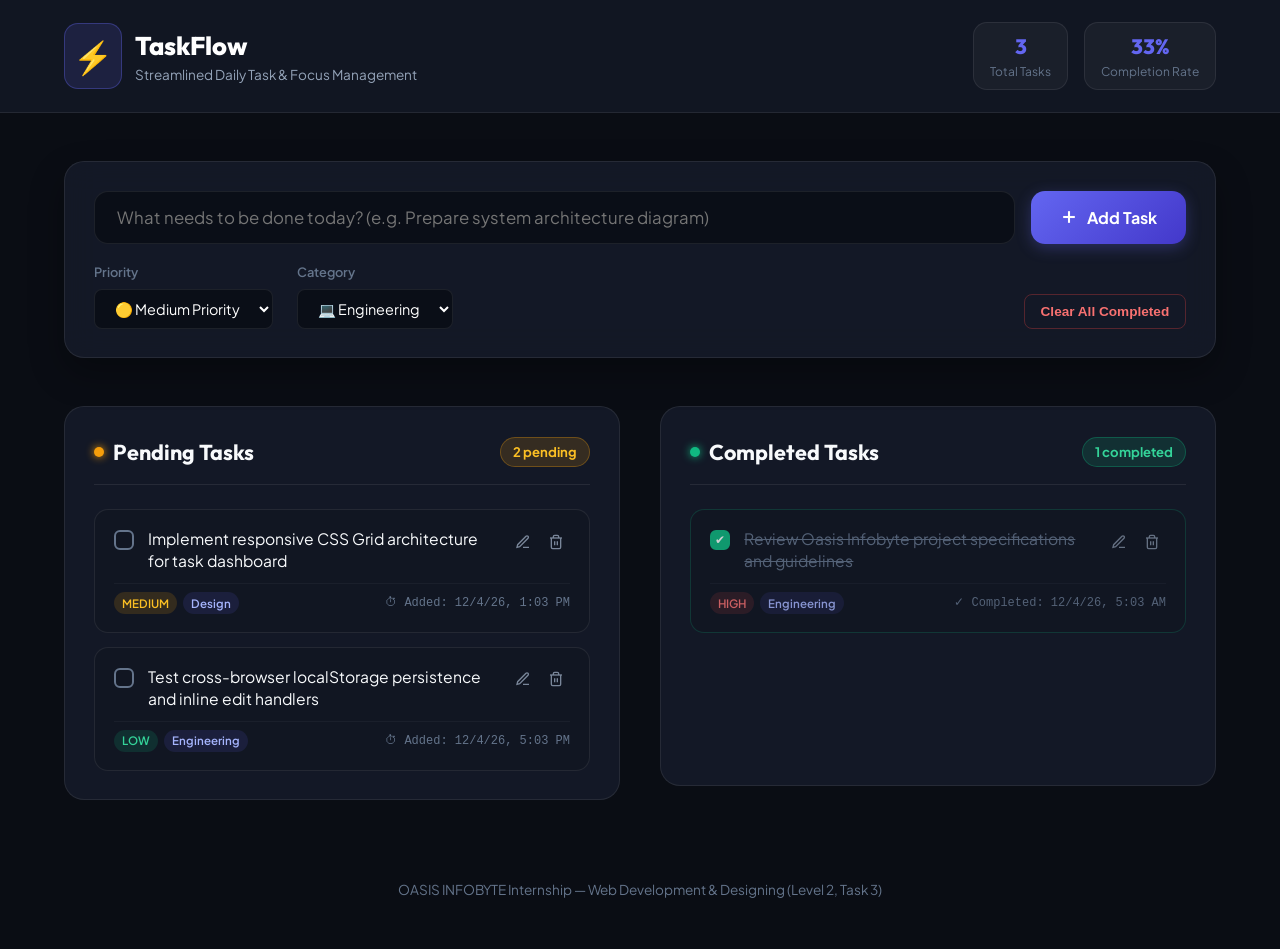
<file: WebDev-L2-ToDoWebApp/index.html>
<!DOCTYPE html>
<html lang="en">
<head>
  <meta charset="UTF-8">
  <meta name="viewport" content="width=device-width, initial-scale=1.0">
  <title>TaskFlow — Interactive Daily Task Manager</title>
  <meta name="description" content="A feature-packed interactive To-Do web app with dual pending and completed lists, inline editing, timestamps, priority tags, and localStorage persistence.">
  <link rel="preconnect" href="https://fonts.googleapis.com">
  <link rel="preconnect" href="https://fonts.gstatic.com" crossorigin>
  <link href="https://fonts.googleapis.com/css2?family=Outfit:wght@400;500;600;700;800&family=Plus+Jakarta+Sans:wght@400;500;600;700&display=swap" rel="stylesheet">
  <link rel="stylesheet" href="styles.css">
</head>
<body>
  <div class="app-layout">
    <!-- Header -->
    <header class="app-header">
      <div class="header-container">
        <div class="brand">
          <span class="brand-icon">⚡</span>
          <div>
            <h1 class="brand-title">TaskFlow</h1>
            <p class="brand-subtitle">Streamlined Daily Task & Focus Management</p>
          </div>
        </div>

        <div class="header-stats">
          <div class="stat-pill">
            <span class="stat-num" id="stat-total">0</span>
            <span class="stat-lbl">Total Tasks</span>
          </div>
          <div class="stat-pill">
            <span class="stat-num" id="stat-rate">0%</span>
            <span class="stat-lbl">Completion Rate</span>
          </div>
        </div>
      </div>
    </header>

    <!-- Main Content -->
    <main class="main-content container">
      <!-- Add Task Input Card -->
      <section class="task-creator-card">
        <form id="task-form" class="task-form">
          <div class="input-main-group">
            <input type="text" id="task-input" placeholder="What needs to be done today? (e.g. Prepare system architecture diagram)" autocomplete="off" required>
            <button type="submit" class="btn btn-add" id="btn-add-task">
              <svg width="20" height="20" viewBox="0 0 24 24" fill="none" stroke="currentColor" stroke-width="2.5"><line x1="12" y1="5" x2="12" y2="19"/><line x1="5" y1="12" x2="19" y2="12"/></svg>
              <span>Add Task</span>
            </button>
          </div>

          <div class="input-options-group">
            <div class="opt-field">
              <label for="task-priority">Priority</label>
              <select id="task-priority" class="select-styled">
                <option value="high">🔴 High Priority</option>
                <option value="medium" selected>🟡 Medium Priority</option>
                <option value="low">🟢 Low Priority</option>
              </select>
            </div>

            <div class="opt-field">
              <label for="task-category">Category</label>
              <select id="task-category" class="select-styled">
                <option value="Engineering" selected>💻 Engineering</option>
                <option value="Design">🎨 Design</option>
                <option value="Meeting">📅 Meeting</option>
                <option value="Personal">🌟 Personal</option>
              </select>
            </div>

            <div class="opt-field flex-end">
              <button type="button" class="btn-clear-completed" id="btn-clear-all-completed">Clear All Completed</button>
            </div>
          </div>
        </form>
      </section>

      <!-- Dual Task Boards Grid (Pending vs Completed) -->
      <div class="boards-grid">
        <!-- Pending Tasks Column -->
        <section class="board-column pending-column">
          <div class="board-header">
            <div class="board-title-group">
              <span class="status-indicator indicator-pending"></span>
              <h2>Pending Tasks</h2>
            </div>
            <span class="count-badge count-pending" id="pending-count-badge">0 pending</span>
          </div>

          <div class="task-list" id="pending-task-list">
            <!-- Rendered Dynamically -->
          </div>

          <div class="empty-state" id="pending-empty-state">
            <div class="empty-icon">🎉</div>
            <h3>All Caught Up!</h3>
            <p>You have no pending tasks right now. Add a task above to keep your momentum going.</p>
          </div>
        </section>

        <!-- Completed Tasks Column -->
        <section class="board-column completed-column">
          <div class="board-header">
            <div class="board-title-group">
              <span class="status-indicator indicator-completed"></span>
              <h2>Completed Tasks</h2>
            </div>
            <span class="count-badge count-completed" id="completed-count-badge">0 completed</span>
          </div>

          <div class="task-list" id="completed-task-list">
            <!-- Rendered Dynamically -->
          </div>

          <div class="empty-state" id="completed-empty-state">
            <div class="empty-icon">📋</div>
            <h3>No Completed Tasks</h3>
            <p>Tasks you mark as completed will appear here with completion timestamps.</p>
          </div>
        </section>
      </div>
    </main>

    <!-- Footer -->
    <footer class="app-footer">
      <p>OASIS INFOBYTE Internship — Web Development & Designing (Level 2, Task 3)</p>
    </footer>
  </div>

  <script src="app.js"></script>
</body>
</html>
</file>
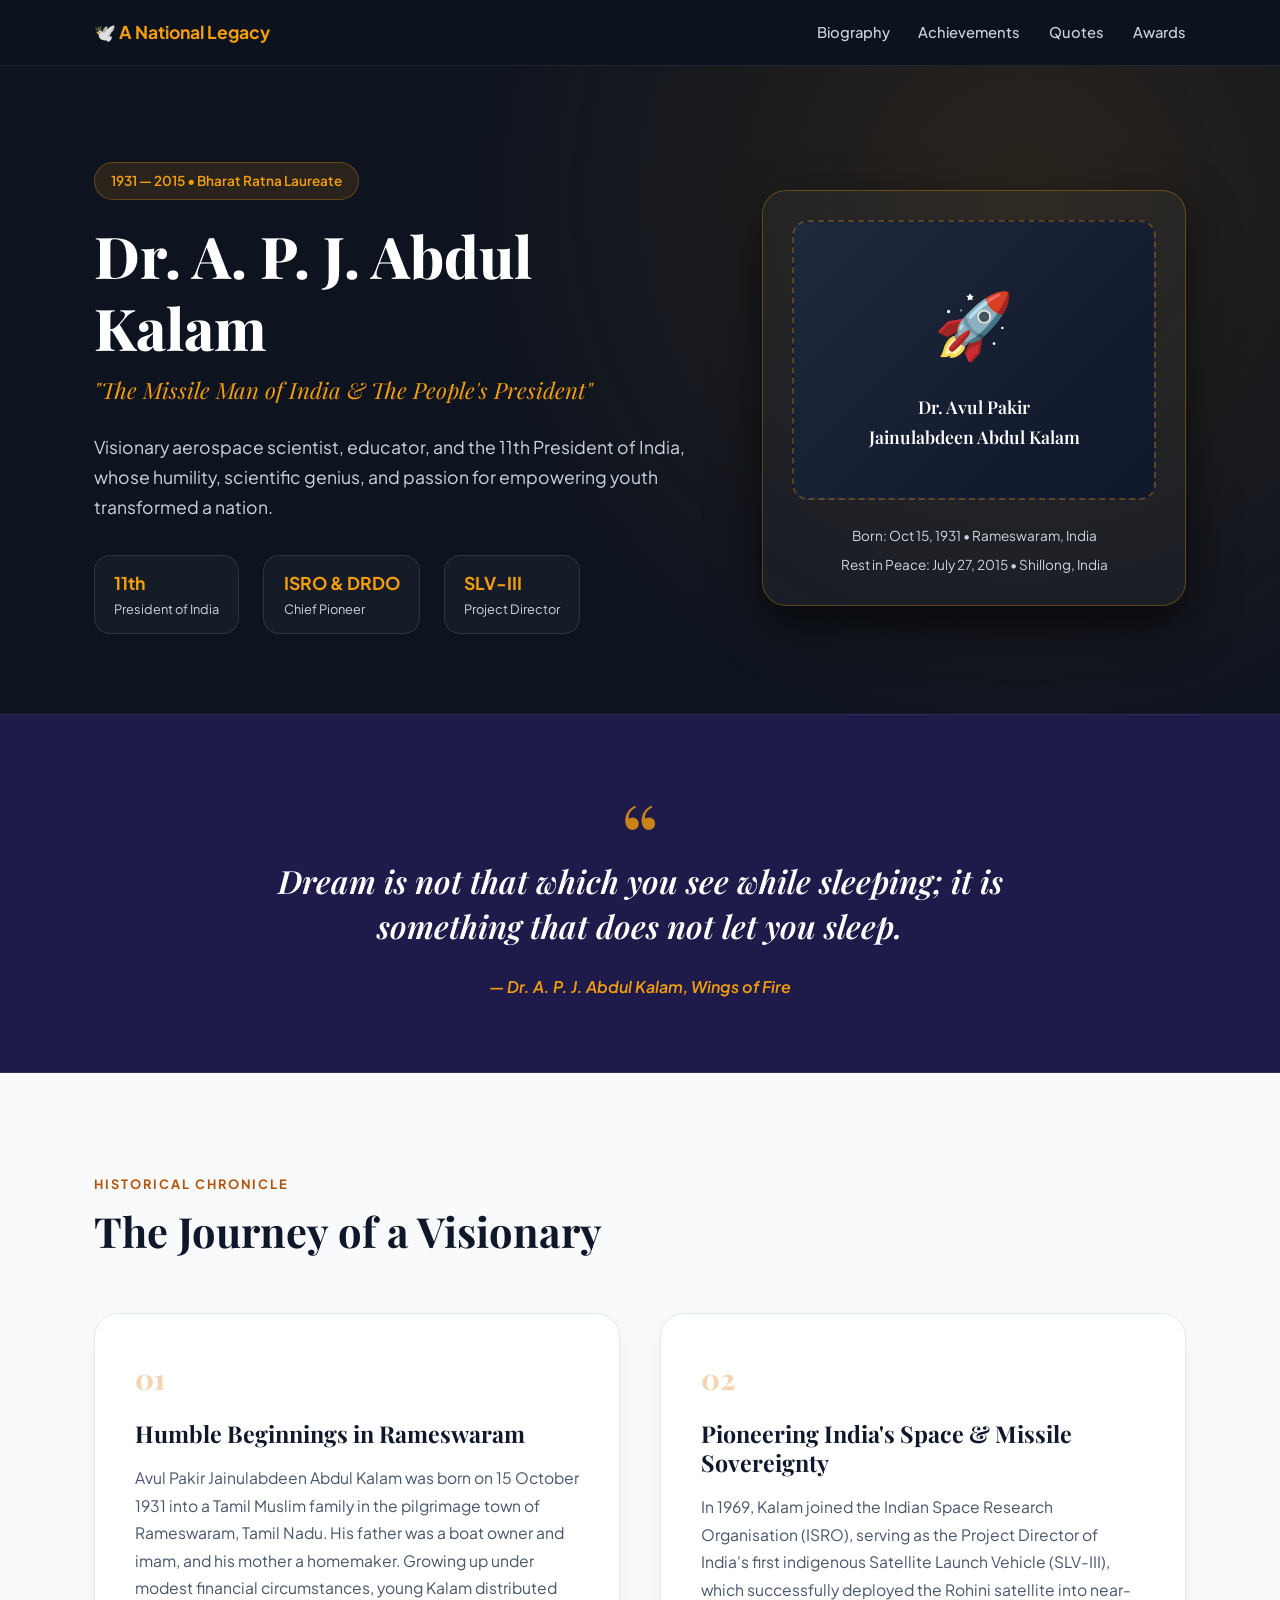
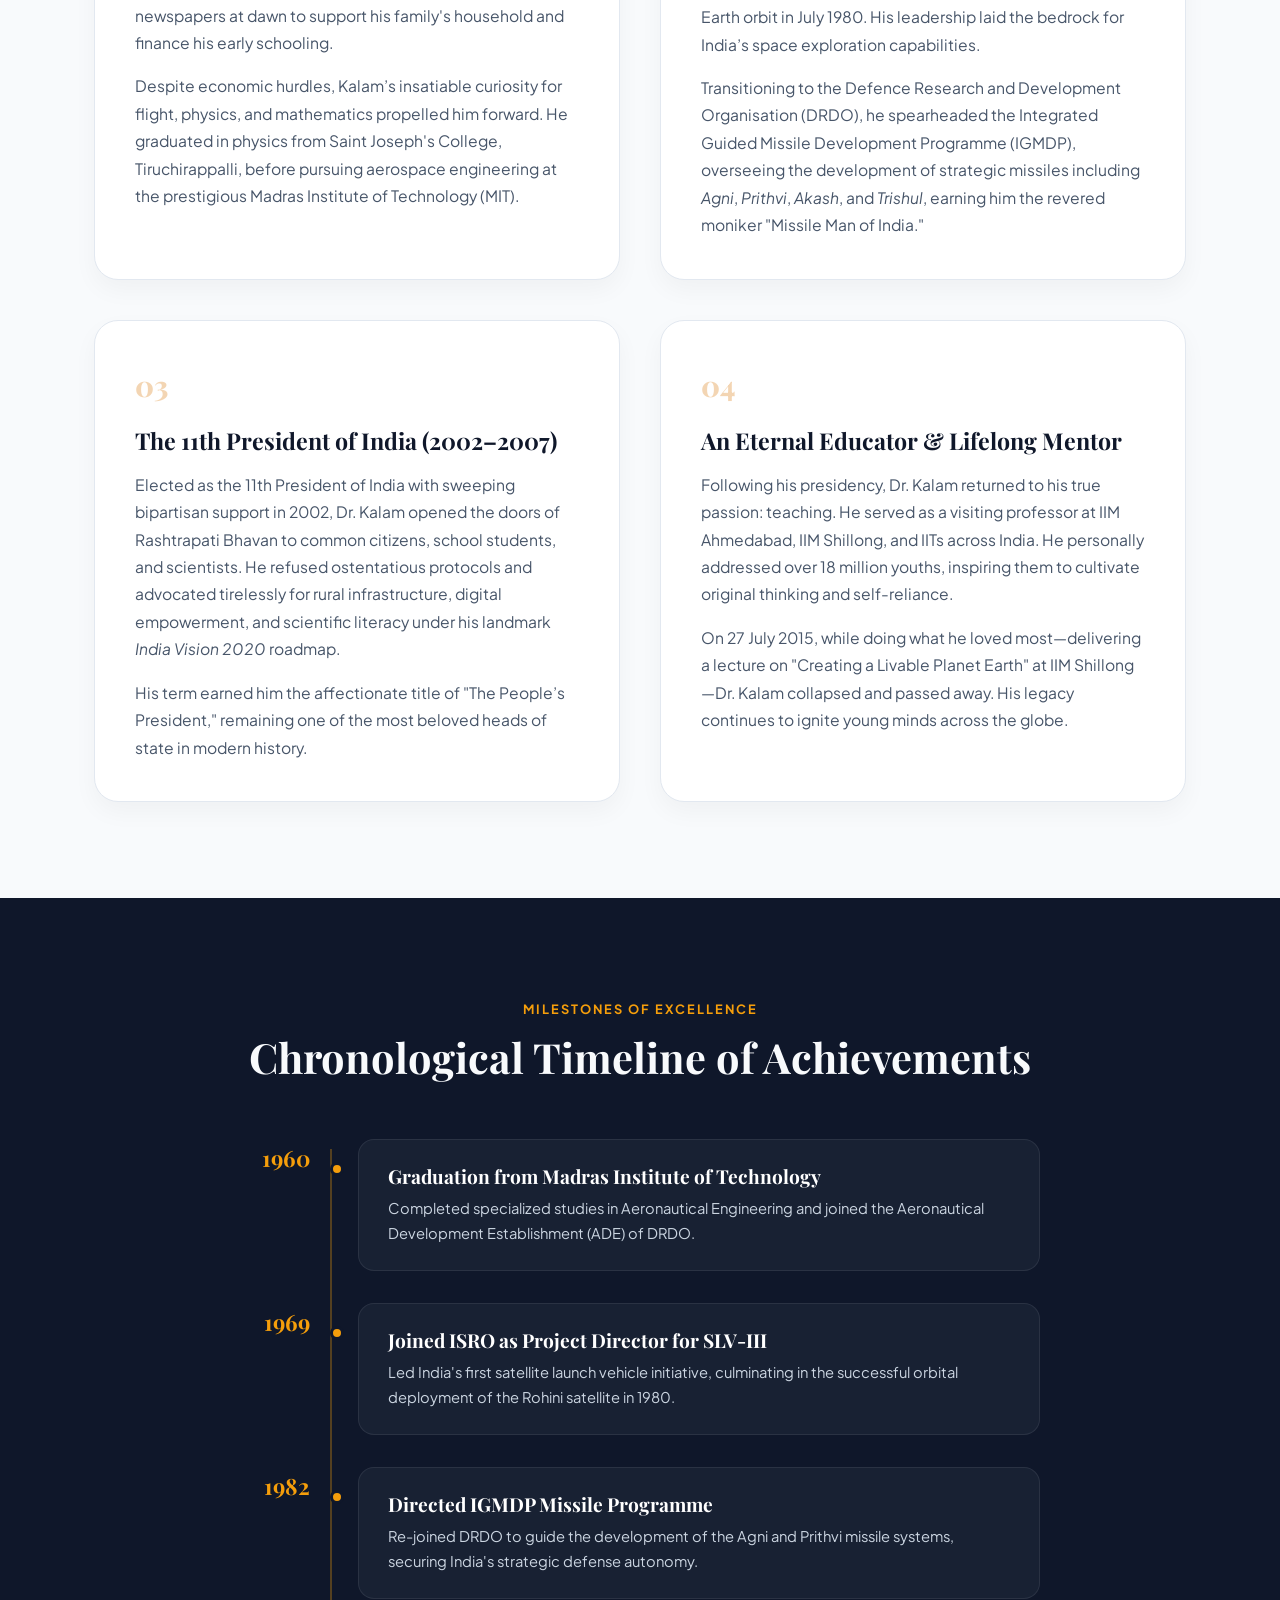
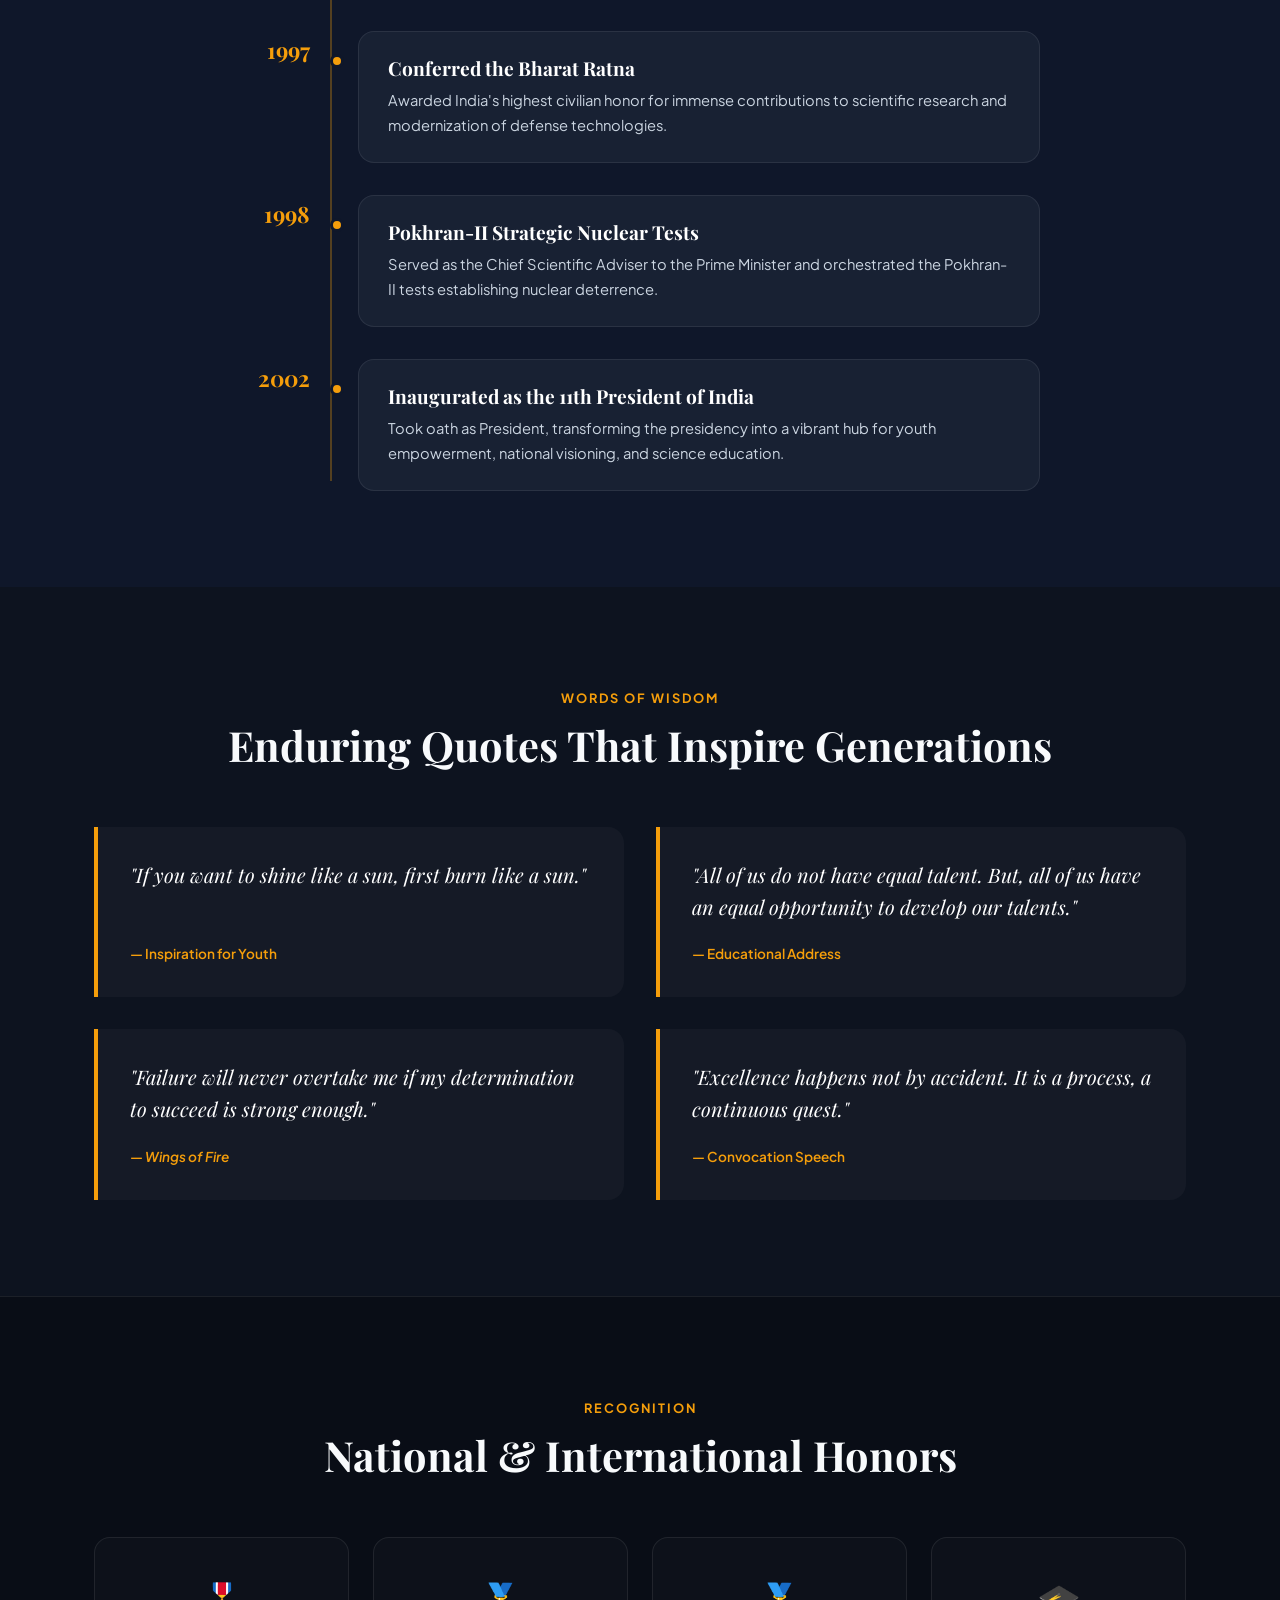
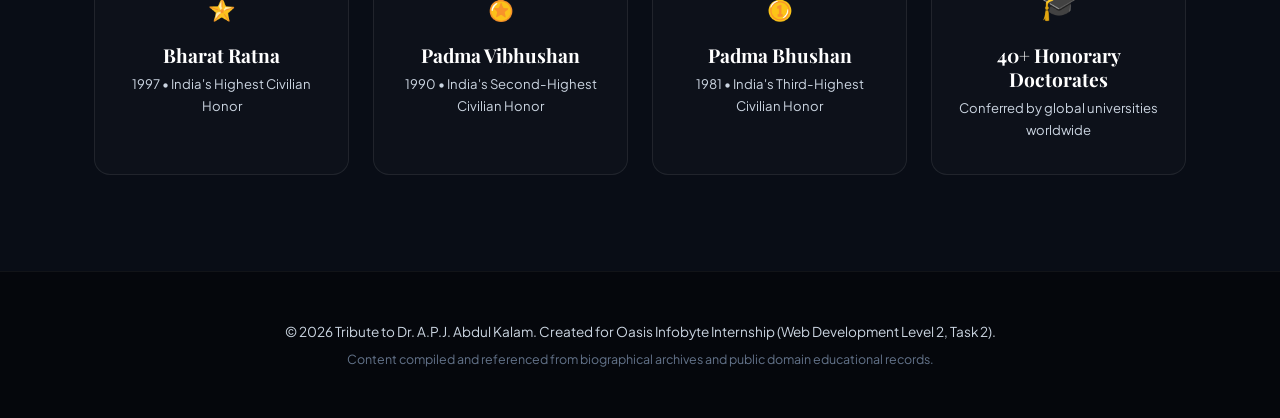
<file: WebDev-L2-TributePage/index.html>
<!DOCTYPE html>
<html lang="en">
<head>
  <meta charset="UTF-8">
  <meta name="viewport" content="width=device-width, initial-scale=1.0">
  <title>Tribute to Dr. A.P.J. Abdul Kalam — The Missile Man & People's President</title>
  <meta name="description" content="A tribute page celebrating the life, scientific achievements, and visionary presidency of Dr. A.P.J. Abdul Kalam.">
  <link rel="preconnect" href="https://fonts.googleapis.com">
  <link rel="preconnect" href="https://fonts.gstatic.com" crossorigin>
  <link href="https://fonts.googleapis.com/css2?family=Playfair+Display:ital,wght@0,600;0,700;0,800;1,600&family=Plus+Jakarta+Sans:wght@300;400;500;600;700&display=swap" rel="stylesheet">
  <link rel="stylesheet" href="styles.css">
</head>
<body>
  <!-- Header / Navigation -->
  <header class="tribute-header">
    <div class="header-inner container">
      <div class="header-logo">
        <span>🕊️ A National Legacy</span>
      </div>
      <nav class="tribute-nav">
        <a href="#biography">Biography</a>
        <a href="#achievements">Achievements</a>
        <a href="#quotes">Quotes</a>
        <a href="#honors">Awards</a>
      </nav>
    </div>
  </header>

  <main>
    <!-- Hero Banner (Theme 1: Deep Royal Gold & Indigo) -->
    <section class="tribute-hero" id="hero">
      <div class="container hero-layout">
        <div class="hero-text-content">
          <span class="tribute-badge">1931 — 2015 • Bharat Ratna Laureate</span>
          <h1 class="subject-title">Dr. A. P. J. Abdul Kalam</h1>
          <p class="subject-tagline">"The Missile Man of India & The People's President"</p>
          <p class="hero-summary">
            Visionary aerospace scientist, educator, and the 11th President of India, whose humility, scientific genius, and passion for empowering youth transformed a nation.
          </p>
          <div class="hero-quick-stats">
            <div class="stat-pill">
              <strong>11th</strong>
              <span>President of India</span>
            </div>
            <div class="stat-pill">
              <strong>ISRO & DRDO</strong>
              <span>Chief Pioneer</span>
            </div>
            <div class="stat-pill">
              <strong>SLV-III</strong>
              <span>Project Director</span>
            </div>
          </div>
        </div>

        <div class="hero-image-frame">
          <div class="portrait-card">
            <div class="portrait-illustration">
              <div class="portrait-silhouette">
                <span class="kalam-icon">🚀</span>
                <span class="portrait-caption">Dr. Avul Pakir Jainulabdeen Abdul Kalam</span>
              </div>
            </div>
            <div class="portrait-meta">
              <span class="meta-dates">Born: Oct 15, 1931 • Rameswaram, India</span>
              <span class="meta-legacy">Rest in Peace: July 27, 2015 • Shillong, India</span>
            </div>
          </div>
        </div>
      </div>
    </section>

    <!-- Key Quote Callout (Distinct Typography & Styling) -->
    <section class="featured-quote-section" id="quote-featured">
      <div class="container">
        <blockquote class="lead-quote">
          <span class="quote-mark">“</span>
          <p class="quote-text">
            Dream is not that which you see while sleeping; it is something that does not let you sleep.
          </p>
          <cite class="quote-author">— Dr. A. P. J. Abdul Kalam, <em>Wings of Fire</em></cite>
        </blockquote>
      </div>
    </section>

    <!-- Biography Section (Theme 2: Light Editorial Parchment) -->
    <section class="biography-section" id="biography">
      <div class="container">
        <div class="section-title-wrap">
          <span class="sub-label">Historical Chronicle</span>
          <h2>The Journey of a Visionary</h2>
        </div>

        <div class="bio-articles">
          <article class="bio-card">
            <div class="card-number">01</div>
            <h3>Humble Beginnings in Rameswaram</h3>
            <p>
              Avul Pakir Jainulabdeen Abdul Kalam was born on 15 October 1931 into a Tamil Muslim family in the pilgrimage town of Rameswaram, Tamil Nadu. His father was a boat owner and imam, and his mother a homemaker. Growing up under modest financial circumstances, young Kalam distributed newspapers at dawn to support his family's household and finance his early schooling.
            </p>
            <p>
              Despite economic hurdles, Kalam’s insatiable curiosity for flight, physics, and mathematics propelled him forward. He graduated in physics from Saint Joseph's College, Tiruchirappalli, before pursuing aerospace engineering at the prestigious Madras Institute of Technology (MIT).
            </p>
          </article>

          <article class="bio-card">
            <div class="card-number">02</div>
            <h3>Pioneering India's Space & Missile Sovereignty</h3>
            <p>
              In 1969, Kalam joined the Indian Space Research Organisation (ISRO), serving as the Project Director of India's first indigenous Satellite Launch Vehicle (SLV-III), which successfully deployed the Rohini satellite into near-Earth orbit in July 1980. His leadership laid the bedrock for India’s space exploration capabilities.
            </p>
            <p>
              Transitioning to the Defence Research and Development Organisation (DRDO), he spearheaded the Integrated Guided Missile Development Programme (IGMDP), overseeing the development of strategic missiles including <em>Agni</em>, <em>Prithvi</em>, <em>Akash</em>, and <em>Trishul</em>, earning him the revered moniker "Missile Man of India."
            </p>
          </article>

          <article class="bio-card">
            <div class="card-number">03</div>
            <h3>The 11th President of India (2002–2007)</h3>
            <p>
              Elected as the 11th President of India with sweeping bipartisan support in 2002, Dr. Kalam opened the doors of Rashtrapati Bhavan to common citizens, school students, and scientists. He refused ostentatious protocols and advocated tirelessly for rural infrastructure, digital empowerment, and scientific literacy under his landmark <em>India Vision 2020</em> roadmap.
            </p>
            <p>
              His term earned him the affectionate title of "The People’s President," remaining one of the most beloved heads of state in modern history.
            </p>
          </article>

          <article class="bio-card">
            <div class="card-number">04</div>
            <h3>An Eternal Educator & Lifelong Mentor</h3>
            <p>
              Following his presidency, Dr. Kalam returned to his true passion: teaching. He served as a visiting professor at IIM Ahmedabad, IIM Shillong, and IITs across India. He personally addressed over 18 million youths, inspiring them to cultivate original thinking and self-reliance.
            </p>
            <p>
              On 27 July 2015, while doing what he loved most—delivering a lecture on "Creating a Livable Planet Earth" at IIM Shillong—Dr. Kalam collapsed and passed away. His legacy continues to ignite young minds across the globe.
            </p>
          </article>
        </div>
      </div>
    </section>

    <!-- Interactive Achievements Timeline (Theme 3: Dark Cosmic Slate) -->
    <section class="timeline-section" id="achievements">
      <div class="container">
        <div class="section-title-wrap text-center">
          <span class="sub-label">Milestones of Excellence</span>
          <h2>Chronological Timeline of Achievements</h2>
        </div>

        <div class="timeline-tree">
          <div class="timeline-item">
            <div class="timeline-year">1960</div>
            <div class="timeline-content">
              <h4>Graduation from Madras Institute of Technology</h4>
              <p>Completed specialized studies in Aeronautical Engineering and joined the Aeronautical Development Establishment (ADE) of DRDO.</p>
            </div>
          </div>

          <div class="timeline-item">
            <div class="timeline-year">1969</div>
            <div class="timeline-content">
              <h4>Joined ISRO as Project Director for SLV-III</h4>
              <p>Led India's first satellite launch vehicle initiative, culminating in the successful orbital deployment of the Rohini satellite in 1980.</p>
            </div>
          </div>

          <div class="timeline-item">
            <div class="timeline-year">1982</div>
            <div class="timeline-content">
              <h4>Directed IGMDP Missile Programme</h4>
              <p>Re-joined DRDO to guide the development of the Agni and Prithvi missile systems, securing India's strategic defense autonomy.</p>
            </div>
          </div>

          <div class="timeline-item">
            <div class="timeline-year">1997</div>
            <div class="timeline-content">
              <h4>Conferred the Bharat Ratna</h4>
              <p>Awarded India's highest civilian honor for immense contributions to scientific research and modernization of defense technologies.</p>
            </div>
          </div>

          <div class="timeline-item">
            <div class="timeline-year">1998</div>
            <div class="timeline-content">
              <h4>Pokhran-II Strategic Nuclear Tests</h4>
              <p>Served as the Chief Scientific Adviser to the Prime Minister and orchestrated the Pokhran-II tests establishing nuclear deterrence.</p>
            </div>
          </div>

          <div class="timeline-item">
            <div class="timeline-year">2002</div>
            <div class="timeline-content">
              <h4>Inaugurated as the 11th President of India</h4>
              <p>Took oath as President, transforming the presidency into a vibrant hub for youth empowerment, national visioning, and science education.</p>
            </div>
          </div>
        </div>
      </div>
    </section>

    <!-- Notable Quotes Showcase -->
    <section class="quotes-grid-section" id="quotes">
      <div class="container">
        <div class="section-title-wrap text-center">
          <span class="sub-label">Words of Wisdom</span>
          <h2>Enduring Quotes That Inspire Generations</h2>
        </div>

        <div class="quotes-grid">
          <div class="quote-card">
            <p>"If you want to shine like a sun, first burn like a sun."</p>
            <span class="quote-source">— Inspiration for Youth</span>
          </div>

          <div class="quote-card">
            <p>"All of us do not have equal talent. But, all of us have an equal opportunity to develop our talents."</p>
            <span class="quote-source">— Educational Address</span>
          </div>

          <div class="quote-card">
            <p>"Failure will never overtake me if my determination to succeed is strong enough."</p>
            <span class="quote-source">— <em>Wings of Fire</em></span>
          </div>

          <div class="quote-card">
            <p>"Excellence happens not by accident. It is a process, a continuous quest."</p>
            <span class="quote-source">— Convocation Speech</span>
          </div>
        </div>
      </div>
    </section>

    <!-- Awards & Honors Section -->
    <section class="awards-section" id="honors">
      <div class="container">
        <div class="section-title-wrap text-center">
          <span class="sub-label">Recognition</span>
          <h2>National & International Honors</h2>
        </div>

        <div class="awards-grid">
          <div class="award-card">
            <span class="award-icon">🎖️</span>
            <h4>Bharat Ratna</h4>
            <p>1997 • India's Highest Civilian Honor</p>
          </div>
          <div class="award-card">
            <span class="award-icon">🏅</span>
            <h4>Padma Vibhushan</h4>
            <p>1990 • India's Second-Highest Civilian Honor</p>
          </div>
          <div class="award-card">
            <span class="award-icon">🥇</span>
            <h4>Padma Bhushan</h4>
            <p>1981 • India's Third-Highest Civilian Honor</p>
          </div>
          <div class="award-card">
            <span class="award-icon">🎓</span>
            <h4>40+ Honorary Doctorates</h4>
            <p>Conferred by global universities worldwide</p>
          </div>
        </div>
      </div>
    </section>
  </main>

  <footer class="tribute-footer">
    <div class="container">
      <p>&copy; 2026 Tribute to Dr. A.P.J. Abdul Kalam. Created for Oasis Infobyte Internship (Web Development Level 2, Task 2).</p>
      <p class="reference-note">Content compiled and referenced from biographical archives and public domain educational records.</p>
    </div>
  </footer>

  <script src="app.js"></script>
</body>
</html>
</file>
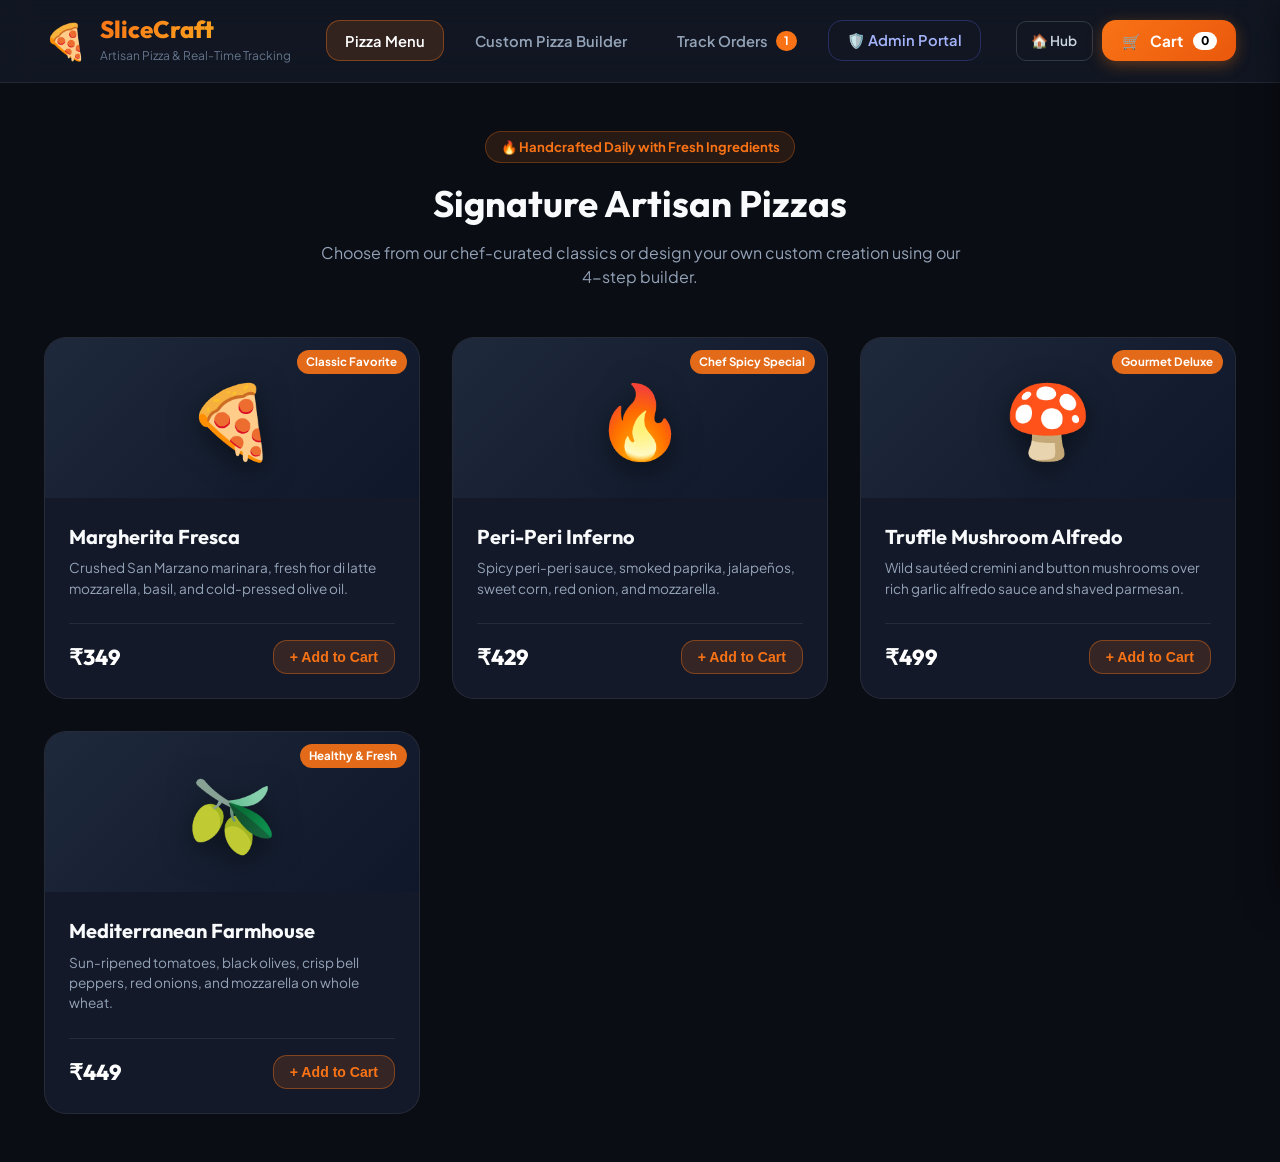
<file: WebDev-L3-PizzaApp/index.html>
<!DOCTYPE html>
<html lang="en">
<head>
  <meta charset="UTF-8">
  <meta name="viewport" content="width=device-width, initial-scale=1.0">
  <title>SliceCraft — Pizza Delivery & Inventory Management Platform</title>
  <meta name="description" content="Production-grade full-stack pizza ordering and inventory management application with custom pizza builder, Razorpay payment simulation, real-time order tracker, and admin stock controls.">
  <link rel="preconnect" href="https://fonts.googleapis.com">
  <link rel="preconnect" href="https://fonts.gstatic.com" crossorigin>
  <link href="https://fonts.googleapis.com/css2?family=Outfit:wght@400;500;600;700;800&family=Plus+Jakarta+Sans:wght@400;500;600;700&display=swap" rel="stylesheet">
  <link rel="stylesheet" href="styles.css">
</head>
<body>
  <!-- Navigation Header -->
  <header class="app-navbar">
    <div class="nav-inner container">
      <div class="brand">
        <span class="brand-emoji">🍕</span>
        <div class="brand-text">
          <h1>SliceCraft</h1>
          <span class="brand-tag">Artisan Pizza & Real-Time Tracking</span>
        </div>
      </div>

      <nav class="nav-links" id="main-nav">
        <button class="nav-btn active" data-view="menu-view" id="nav-menu">Pizza Menu</button>
        <button class="nav-btn" data-view="builder-view" id="nav-builder">Custom Pizza Builder</button>
        <button class="nav-btn" data-view="orders-view" id="nav-orders">Track Orders <span class="badge-count" id="active-orders-count">0</span></button>
        <button class="nav-btn admin-toggle-btn" data-view="admin-view" id="nav-admin">🛡️ Admin Portal</button>
      </nav>

      <div class="nav-cart-box" style="display: flex; gap: 0.6rem; align-items: center;">
        <a href="../" class="nav-btn" style="text-decoration: none; padding: 0.55rem 0.9rem; font-size: 0.85rem; border: 1px solid rgba(255,255,255,0.15); border-radius: 10px; color: #cbd5e1; display: inline-flex; align-items: center; gap: 0.35rem;" title="Return to Master Portfolio Hub">🏠 Hub</a>
        <button class="cart-trigger-btn" id="btn-cart-trigger">
          <span class="cart-icon">🛒</span>
          <span class="cart-label">Cart</span>
          <span class="cart-badge" id="cart-badge-count">0</span>
        </button>
      </div>
    </div>
  </header>

  <!-- Main Viewports Container -->
  <main class="main-wrapper container">

    <!-- ================= 1. MENU VIEW ================= -->
    <section class="view-section active" id="menu-view">
      <div class="section-hero">
        <div class="hero-tag">🔥 Handcrafted Daily with Fresh Ingredients</div>
        <h2>Signature Artisan Pizzas</h2>
        <p>Choose from our chef-curated classics or design your own custom creation using our 4-step builder.</p>
      </div>

      <div class="pizza-grid" id="pizza-menu-grid">
        <!-- Rendered dynamically by app.js -->
      </div>
    </section>

    <!-- ================= 2. CUSTOM PIZZA BUILDER ================= -->
    <section class="view-section" id="builder-view">
      <div class="builder-header">
        <span class="step-badge">Interactive Craft Studio</span>
        <h2>Build Your Custom Masterpiece</h2>
        <p>Customize every layer from hand-tossed dough to exotic gourmet toppings.</p>
      </div>

      <div class="builder-layout">
        <!-- Steps Controller -->
        <div class="builder-steps-container">
          <!-- Step 1: Base -->
          <div class="builder-card active-step" id="step-base">
            <div class="step-head">
              <span class="step-num">Step 1</span>
              <h3>Choose Your Pizza Crust (Base)</h3>
            </div>
            <div class="options-grid" id="base-options-grid"></div>
          </div>

          <!-- Step 2: Sauce -->
          <div class="builder-card" id="step-sauce">
            <div class="step-head">
              <span class="step-num">Step 2</span>
              <h3>Select Savory Sauce</h3>
            </div>
            <div class="options-grid" id="sauce-options-grid"></div>
          </div>

          <!-- Step 3: Cheese -->
          <div class="builder-card" id="step-cheese">
            <div class="step-head">
              <span class="step-num">Step 3</span>
              <h3>Choose Artisanal Cheese</h3>
            </div>
            <div class="options-grid" id="cheese-options-grid"></div>
          </div>

          <!-- Step 4: Vegetables -->
          <div class="builder-card" id="step-veggies">
            <div class="step-head">
              <span class="step-num">Step 4</span>
              <h3>Select Fresh Farm Vegetables (Multi-select)</h3>
            </div>
            <div class="options-grid" id="veggies-options-grid"></div>
          </div>
        </div>

        <!-- Live Pizza Visualizer & Summary Box -->
        <aside class="builder-summary-card">
          <h3>Your Custom Creation</h3>
          <div class="pizza-visual-preview" id="pizza-visual-preview">
            <div class="layer layer-crust" id="preview-crust"></div>
            <div class="layer layer-sauce" id="preview-sauce"></div>
            <div class="layer layer-cheese" id="preview-cheese"></div>
            <div class="layer layer-veggies" id="preview-veggies"></div>
          </div>

          <div class="spec-summary" id="builder-spec-summary">
            <div class="spec-line"><span>Base:</span> <strong id="sum-base">Thin Crust</strong></div>
            <div class="spec-line"><span>Sauce:</span> <strong id="sum-sauce">Classic Marinara</strong></div>
            <div class="spec-line"><span>Cheese:</span> <strong id="sum-cheese">Mozzarella</strong></div>
            <div class="spec-line"><span>Vegetables:</span> <strong id="sum-veggies">None</strong></div>
            <div class="spec-price-line"><span>Custom Total:</span> <strong class="total-highlight" id="sum-price">₹349</strong></div>
          </div>

          <button class="btn btn-primary btn-add-custom" id="btn-add-custom-to-cart">
            <span>Add Custom Pizza to Cart</span>
            <span id="btn-custom-price">₹349</span>
          </button>
        </aside>
      </div>
    </section>

    <!-- ================= 3. ORDERS & REAL-TIME TRACKING ================= -->
    <section class="view-section" id="orders-view">
      <div class="orders-header">
        <span class="step-badge">Live GPS Telemetry</span>
        <h2>Active Order Status & History</h2>
        <p>Watch your order progress in real-time from our oven to your doorstep.</p>
      </div>

      <div class="orders-list" id="orders-list-container">
        <!-- Rendered Dynamically -->
      </div>
    </section>

    <!-- ================= 4. ADMIN INVENTORY & OPERATIONS ================= -->
    <section class="view-section" id="admin-view">
      <div class="admin-header">
        <div>
          <span class="admin-badge">Admin Operational Console</span>
          <h2>Live Inventory & Kitchen Queue</h2>
          <p>Monitor raw ingredient stocks, configure alert thresholds, and advance live order statuses.</p>
        </div>
        <div class="admin-top-actions">
          <button class="btn btn-secondary" id="btn-simulate-stock-alert">🔔 Test Low Stock Alert</button>
          <button class="btn btn-danger" id="btn-restock-all">🔄 Restock All Units (+50)</button>
        </div>
      </div>

      <!-- Stock Alert Notification Banner -->
      <div class="stock-alert-banner" id="admin-stock-alert">
        <span class="alert-bell">⚠️</span>
        <div class="alert-content">
          <h4>Automated Inventory Threshold Warning</h4>
          <p id="admin-alert-msg">Stock level for one or more critical items has dropped below minimum threshold (&lt; 20 units).</p>
        </div>
      </div>

      <!-- Inventory Grid -->
      <div class="admin-dashboard-grid">
        <div class="admin-panel inventory-panel">
          <div class="panel-head">
            <h3>Raw Ingredient Inventory</h3>
            <span class="pill-info">Auto-decrements with every order</span>
          </div>
          <div class="inventory-table-wrapper">
            <table class="inventory-table" id="inventory-table">
              <thead>
                <tr>
                  <th>Category</th>
                  <th>Ingredient</th>
                  <th>Current Stock</th>
                  <th>Status</th>
                  <th>Actions</th>
                </tr>
              </thead>
              <tbody id="inventory-table-body">
                <!-- Rendered Dynamically -->
              </tbody>
            </table>
          </div>
        </div>

        <!-- Incoming Orders Kitchen Queue -->
        <div class="admin-panel orders-panel">
          <div class="panel-head">
            <h3>Kitchen Dispatch Queue</h3>
            <span class="pill-info">Advance status to notify user in real-time</span>
          </div>
          <div class="admin-orders-queue" id="admin-orders-queue">
            <!-- Rendered Dynamically -->
          </div>
        </div>
      </div>
    </section>

  </main>

  <!-- ================= SLIDE-OUT SHOPPING CART & RAZORPAY CHECKOUT ================= -->
  <aside class="cart-drawer" id="cart-drawer">
    <div class="cart-header">
      <div class="cart-title-box">
        <span class="cart-icon">🛒</span>
        <h3>Your Order Cart</h3>
      </div>
      <button class="btn-close-cart" id="btn-close-cart">✕</button>
    </div>

    <div class="cart-items" id="cart-items-container">
      <!-- Items dynamically rendered -->
    </div>

    <div class="cart-footer" id="cart-footer">
      <div class="cart-summary-line">
        <span>Subtotal</span>
        <span id="cart-subtotal">₹0</span>
      </div>
      <div class="cart-summary-line">
        <span>Taxes & Kitchen Packaging (5%)</span>
        <span id="cart-tax">₹0</span>
      </div>
      <div class="cart-summary-line total-line">
        <span>Total Payable</span>
        <span id="cart-total-payable">₹0</span>
      </div>

      <!-- Razorpay Test Mode Checkout Button -->
      <button class="btn btn-razorpay" id="btn-razorpay-checkout">
        <div class="rzp-icon-wrap">
          <span class="rzp-shield">🛡️</span>
          <span>Pay with Razorpay (Test Mode)</span>
        </div>
        <span class="rzp-amount" id="btn-rzp-amount">₹0</span>
      </button>
    </div>
  </aside>

  <!-- Razorpay Test Mode Modal Simulation -->
  <div class="modal-overlay" id="razorpay-modal">
    <div class="rzp-modal-card">
      <div class="rzp-head">
        <div class="rzp-brand">
          <span class="rzp-logo">⚡ razorpay</span>
          <span class="rzp-test-tag">TEST MODE</span>
        </div>
        <button class="rzp-close" id="btn-rzp-cancel">✕</button>
      </div>
      <div class="rzp-merchant">
        <h4>SliceCraft Pizzeria Ltd.</h4>
        <span class="rzp-order-sum" id="rzp-modal-amount">Amount: ₹0</span>
      </div>
      <div class="rzp-body">
        <p class="rzp-notice">This is a simulated Razorpay payment gateway operating in Test Mode. Click "Simulate Payment Success" to confirm your order.</p>
        <div class="rzp-payment-methods">
          <div class="rzp-method active">💳 Credit / Debit Cards</div>
          <div class="rzp-method">📱 UPI / QR Code</div>
          <div class="rzp-method">🏦 Net Banking</div>
        </div>
      </div>
      <div class="rzp-actions">
        <button class="btn btn-rzp-success" id="btn-rzp-simulate-success">
          <span>✓ Simulate Payment Success</span>
        </button>
        <button class="btn btn-rzp-fail" id="btn-rzp-simulate-fail">✕ Cancel & Fail</button>
      </div>
    </div>
  </div>

  <script src="app.js"></script>
</body>
</html>
</file>
<file: WebDev-L1-LandingPage/styles.css>
/* Modern Design System & Tokens */
:root {
  --bg-primary: #0a0d14;
  --bg-secondary: #111622;
  --bg-card: rgba(23, 29, 44, 0.7);
  --bg-glass: rgba(17, 24, 39, 0.75);
  
  --primary: #6366f1;
  --primary-hover: #4f46e5;
  --primary-light: #818cf8;
  --accent: #06b6d4;
  --accent-glow: rgba(99, 102, 241, 0.25);

  --text-main: #f8fafc;
  --text-muted: #94a3b8;
  --text-dim: #64748b;
  
  --border-subtle: rgba(255, 255, 255, 0.08);
  --border-active: rgba(99, 102, 241, 0.4);

  --radius-sm: 8px;
  --radius-md: 14px;
  --radius-lg: 20px;
  --radius-full: 9999px;

  --font-heading: 'Outfit', sans-serif;
  --font-body: 'Plus Jakarta Sans', sans-serif;

  --transition-fast: 0.2s cubic-bezier(0.4, 0, 0.2, 1);
  --transition-smooth: 0.3s cubic-bezier(0.16, 1, 0.3, 1);
}

/* Reset & Box-Sizing */
*, *::before, *::after {
  box-sizing: border-box;
  margin: 0;
  padding: 0;
}

html {
  scroll-behavior: smooth;
  font-size: 16px;
}

body {
  background-color: var(--bg-primary);
  color: var(--text-main);
  font-family: var(--font-body);
  line-height: 1.6;
  overflow-x: hidden;
  -webkit-font-smoothing: antialiased;
}

/* Typography Defaults */
h1, h2, h3, h4, h5, h6 {
  font-family: var(--font-heading);
  color: var(--text-main);
  line-height: 1.25;
  font-weight: 700;
}

p {
  color: var(--text-muted);
}

a {
  color: inherit;
  text-decoration: none;
}

ul {
  list-style: none;
}

/* Utility Layout */
.container {
  width: 100%;
  max-width: 1200px;
  margin: 0 auto;
  padding: 0 1.5rem;
}

.section {
  padding: 6rem 0;
  position: relative;
}

.section-header {
  text-align: center;
  max-width: 700px;
  margin: 0 auto 3.5rem auto;
}

.section-tag {
  display: inline-block;
  font-size: 0.85rem;
  font-weight: 600;
  text-transform: uppercase;
  letter-spacing: 1.5px;
  color: var(--primary-light);
  background: rgba(99, 102, 241, 0.12);
  border: 1px solid rgba(99, 102, 241, 0.3);
  padding: 0.35rem 1rem;
  border-radius: var(--radius-full);
  margin-bottom: 1rem;
}

.section-title {
  font-size: 2.5rem;
  margin-bottom: 1rem;
}

.section-desc {
  font-size: 1.1rem;
  color: var(--text-muted);
}

.gradient-text {
  background: linear-gradient(135deg, #a5b4fc 0%, #6366f1 50%, #06b6d4 100%);
  -webkit-background-clip: text;
  -webkit-text-fill-color: transparent;
}

/* Buttons */
.btn {
  display: inline-flex;
  align-items: center;
  justify-content: center;
  gap: 0.5rem;
  font-family: var(--font-body);
  font-weight: 600;
  font-size: 0.95rem;
  padding: 0.75rem 1.5rem;
  border-radius: var(--radius-md);
  border: 1px solid transparent;
  cursor: pointer;
  transition: all var(--transition-fast);
}

.btn-primary {
  background: linear-gradient(135deg, var(--primary) 0%, #4338ca 100%);
  color: #ffffff;
  box-shadow: 0 4px 20px var(--accent-glow);
}

.btn-primary:hover {
  transform: translateY(-2px);
  box-shadow: 0 6px 25px rgba(99, 102, 241, 0.45);
}

.btn-secondary {
  background: transparent;
  color: var(--text-main);
  border: 1px solid var(--border-subtle);
}

.btn-secondary:hover {
  background: rgba(255, 255, 255, 0.05);
  border-color: var(--border-active);
}

.btn-glass {
  background: rgba(255, 255, 255, 0.05);
  backdrop-filter: blur(12px);
  border: 1px solid var(--border-subtle);
  color: var(--text-main);
}

.btn-glass:hover {
  background: rgba(255, 255, 255, 0.1);
  border-color: var(--primary-light);
  transform: translateY(-2px);
}

.btn-outline {
  background: transparent;
  border: 1px solid var(--border-subtle);
  color: var(--text-main);
  width: 100%;
}

.btn-outline:hover {
  border-color: var(--primary-light);
  color: var(--primary-light);
  background: rgba(99, 102, 241, 0.05);
}

.btn-lg {
  padding: 0.9rem 2rem;
  font-size: 1.05rem;
}

/* Header & Sticky Navigation */
.navbar-wrapper {
  position: sticky;
  top: 0;
  z-index: 1000;
  width: 100%;
  background: var(--bg-glass);
  backdrop-filter: blur(16px);
  border-bottom: 1px solid var(--border-subtle);
  transition: background var(--transition-fast);
}

.nav-container {
  display: flex;
  align-items: center;
  justify-content: space-between;
  max-width: 1200px;
  margin: 0 auto;
  padding: 1.1rem 1.5rem;
}

.brand-logo {
  display: flex;
  align-items: center;
  gap: 0.6rem;
  font-family: var(--font-heading);
  font-size: 1.4rem;
  font-weight: 800;
  letter-spacing: -0.5px;
}

.logo-icon {
  font-size: 1.5rem;
}

.logo-text span {
  color: var(--primary-light);
}

.nav-menu {
  display: flex;
  align-items: center;
  gap: 2.5rem;
}

.nav-links {
  display: flex;
  align-items: center;
  gap: 1.8rem;
}

.nav-link {
  font-size: 0.95rem;
  font-weight: 500;
  color: var(--text-muted);
  transition: color var(--transition-fast);
}

.nav-link:hover, .nav-link.active {
  color: var(--text-main);
}

.nav-actions {
  display: flex;
  align-items: center;
  gap: 1rem;
}

.mobile-toggle {
  display: none;
  background: transparent;
  border: none;
  cursor: pointer;
  flex-direction: column;
  gap: 5px;
}

.hamburger-bar {
  width: 24px;
  height: 2px;
  background-color: var(--text-main);
  border-radius: 2px;
  transition: all var(--transition-fast);
}

/* Hero Section */
.hero-section {
  position: relative;
  padding: 7.5rem 0 5rem 0;
  text-align: center;
  overflow: hidden;
}

.hero-bg-glow {
  position: absolute;
  top: -150px;
  left: 50%;
  transform: translateX(-50%);
  width: 800px;
  height: 500px;
  background: radial-gradient(circle, rgba(99, 102, 241, 0.25) 0%, rgba(6, 182, 212, 0.05) 50%, transparent 70%);
  filter: blur(80px);
  pointer-events: none;
  z-index: 0;
}

.hero-container {
  position: relative;
  z-index: 1;
}

.hero-badge {
  display: inline-flex;
  align-items: center;
  gap: 0.6rem;
  background: rgba(23, 29, 44, 0.85);
  border: 1px solid var(--border-subtle);
  padding: 0.4rem 1.1rem;
  border-radius: var(--radius-full);
  font-size: 0.88rem;
  color: var(--text-muted);
  margin-bottom: 2rem;
  backdrop-filter: blur(10px);
}

.badge-pulse {
  width: 8px;
  height: 8px;
  background: #10b981;
  border-radius: 50%;
  box-shadow: 0 0 10px #10b981;
}

.hero-headline {
  font-size: 3.5rem;
  font-weight: 800;
  letter-spacing: -1.5px;
  margin-bottom: 1.5rem;
}

.hero-subheadline {
  font-size: 1.25rem;
  color: var(--text-muted);
  max-width: 780px;
  margin: 0 auto 2.5rem auto;
  line-height: 1.6;
}

.hero-cta-group {
  display: flex;
  align-items: center;
  justify-content: center;
  gap: 1.2rem;
  margin-bottom: 4rem;
  flex-wrap: wrap;
}

.hero-metrics {
  display: grid;
  grid-template-columns: repeat(4, 1fr);
  gap: 1.5rem;
  max-width: 1000px;
  margin: 0 auto;
}

.metric-card {
  background: var(--bg-card);
  border: 1px solid var(--border-subtle);
  border-radius: var(--radius-md);
  padding: 1.5rem 1rem;
  backdrop-filter: blur(12px);
  display: flex;
  flex-direction: column;
  gap: 0.3rem;
  transition: transform var(--transition-fast), border-color var(--transition-fast);
}

.metric-card:hover {
  transform: translateY(-3px);
  border-color: var(--border-active);
}

.metric-val {
  font-family: var(--font-heading);
  font-size: 1.8rem;
  font-weight: 800;
  color: var(--primary-light);
}

.metric-lbl {
  font-size: 0.85rem;
  color: var(--text-dim);
}

/* Features Section */
.features-grid {
  display: grid;
  grid-template-columns: repeat(2, 1fr);
  gap: 2rem;
}

.feature-card {
  background: var(--bg-card);
  border: 1px solid var(--border-subtle);
  border-radius: var(--radius-lg);
  padding: 2.5rem;
  backdrop-filter: blur(12px);
  transition: all var(--transition-smooth);
}

.feature-card:hover {
  transform: translateY(-4px);
  border-color: var(--border-active);
  box-shadow: 0 10px 30px rgba(0, 0, 0, 0.3);
}

.feature-icon {
  width: 54px;
  height: 54px;
  border-radius: var(--radius-md);
  display: flex;
  align-items: center;
  justify-content: center;
  font-size: 1.6rem;
  margin-bottom: 1.5rem;
}

.feature-card h3 {
  font-size: 1.4rem;
  margin-bottom: 0.8rem;
}

.feature-card p {
  font-size: 0.98rem;
  margin-bottom: 1.2rem;
}

.feature-bullets {
  display: flex;
  flex-direction: column;
  gap: 0.5rem;
}

.feature-bullets li {
  font-size: 0.9rem;
  color: var(--text-dim);
  position: relative;
  padding-left: 1.2rem;
}

.feature-bullets li::before {
  content: "•";
  position: absolute;
  left: 0;
  color: var(--primary-light);
  font-size: 1.2rem;
  line-height: 1;
}

/* Architecture Section */
.arch-wrapper {
  display: grid;
  grid-template-columns: 1fr 1fr;
  gap: 4rem;
  align-items: center;
}

.arch-steps {
  display: flex;
  flex-direction: column;
  gap: 1.8rem;
  margin-top: 2rem;
}

.arch-step-item {
  display: flex;
  gap: 1.2rem;
  align-items: flex-start;
}

.step-num {
  font-family: var(--font-heading);
  font-size: 1.2rem;
  font-weight: 800;
  color: var(--accent);
  background: rgba(6, 182, 212, 0.1);
  border: 1px solid rgba(6, 182, 212, 0.3);
  padding: 0.3rem 0.7rem;
  border-radius: var(--radius-sm);
}

.arch-step-item h4 {
  font-size: 1.15rem;
  margin-bottom: 0.3rem;
}

.arch-step-item p {
  font-size: 0.92rem;
}

.code-terminal {
  background: #0f131d;
  border: 1px solid var(--border-subtle);
  border-radius: var(--radius-lg);
  overflow: hidden;
  box-shadow: 0 20px 40px rgba(0, 0, 0, 0.5);
}

.terminal-header {
  background: #181e2b;
  padding: 0.8rem 1.2rem;
  display: flex;
  align-items: center;
  gap: 0.5rem;
}

.t-dot {
  width: 10px;
  height: 10px;
  border-radius: 50%;
}

.t-dot.red { background: #ef4444; }
.t-dot.yellow { background: #f59e0b; }
.t-dot.green { background: #10b981; }

.t-title {
  margin-left: 0.8rem;
  font-size: 0.85rem;
  font-family: monospace;
  color: var(--text-dim);
}

.terminal-code {
  padding: 1.5rem;
  font-family: 'Fira Code', monospace;
  font-size: 0.9rem;
  line-height: 1.7;
  overflow-x: auto;
}

.c-keyword { color: #f472b6; }
.c-string { color: #34d399; }
.c-number { color: #fbbf24; }
.c-boolean { color: #818cf8; }

/* Testimonials */
.testimonials-grid {
  display: grid;
  grid-template-columns: repeat(3, 1fr);
  gap: 2rem;
}

.testimonial-card {
  background: var(--bg-card);
  border: 1px solid var(--border-subtle);
  border-radius: var(--radius-lg);
  padding: 2.2rem;
  display: flex;
  flex-direction: column;
  justify-content: space-between;
}

.rating-stars {
  color: #fbbf24;
  font-size: 1.1rem;
  margin-bottom: 1rem;
}

.testimonial-quote {
  font-size: 0.98rem;
  line-height: 1.6;
  margin-bottom: 1.8rem;
  font-style: italic;
}

.author-info {
  display: flex;
  align-items: center;
  gap: 0.9rem;
}

.author-avatar {
  width: 44px;
  height: 44px;
  border-radius: 50%;
  display: flex;
  align-items: center;
  justify-content: center;
  font-weight: 700;
  font-size: 0.9rem;
  color: #ffffff;
}

.author-name {
  font-size: 1rem;
}

.author-role {
  font-size: 0.82rem;
  color: var(--text-dim);
}

/* Pricing Section */
.pricing-grid {
  display: grid;
  grid-template-columns: repeat(3, 1fr);
  gap: 2rem;
  align-items: stretch;
}

.pricing-card {
  background: var(--bg-card);
  border: 1px solid var(--border-subtle);
  border-radius: var(--radius-lg);
  padding: 2.5rem 2rem;
  display: flex;
  flex-direction: column;
  position: relative;
  transition: transform var(--transition-fast);
}

.pricing-card:hover {
  transform: translateY(-4px);
}

.pricing-card.popular {
  border-color: var(--primary-light);
  background: linear-gradient(180deg, rgba(99, 102, 241, 0.12) 0%, rgba(23, 29, 44, 0.8) 100%);
  box-shadow: 0 10px 35px rgba(99, 102, 241, 0.2);
}

.popular-tag {
  position: absolute;
  top: -12px;
  left: 50%;
  transform: translateX(-50%);
  background: var(--primary);
  color: #ffffff;
  font-size: 0.75rem;
  font-weight: 700;
  text-transform: uppercase;
  letter-spacing: 1px;
  padding: 0.3rem 0.9rem;
  border-radius: var(--radius-full);
}

.plan-name {
  font-size: 1.4rem;
  margin-bottom: 0.5rem;
}

.plan-desc {
  font-size: 0.88rem;
  margin-bottom: 1.5rem;
  min-height: 40px;
}

.plan-price {
  display: flex;
  align-items: baseline;
  margin-bottom: 2rem;
}

.price-currency {
  font-size: 1.5rem;
  font-weight: 700;
  color: var(--text-muted);
}

.price-amount {
  font-family: var(--font-heading);
  font-size: 3rem;
  font-weight: 800;
  color: var(--text-main);
  line-height: 1;
}

.price-period {
  font-size: 0.9rem;
  color: var(--text-dim);
  margin-left: 0.3rem;
}

.plan-features {
  display: flex;
  flex-direction: column;
  gap: 0.8rem;
  margin-bottom: 2rem;
  flex-grow: 1;
}

.plan-features li {
  font-size: 0.92rem;
  color: var(--text-muted);
}

/* CTA Banner */
.cta-banner-section {
  padding: 4rem 0 6rem 0;
}

.cta-box {
  background: linear-gradient(135deg, #1e1b4b 0%, #0f172a 100%);
  border: 1px solid var(--border-active);
  border-radius: var(--radius-lg);
  padding: 3.5rem 2rem;
  text-align: center;
  max-width: 900px;
  margin: 0 auto;
  box-shadow: 0 15px 40px rgba(0, 0, 0, 0.4);
}

.cta-box h2 {
  font-size: 2.2rem;
  margin-bottom: 0.8rem;
}

.cta-box p {
  font-size: 1.1rem;
  margin-bottom: 2rem;
}

.cta-input-group {
  display: flex;
  align-items: center;
  justify-content: center;
  gap: 0.8rem;
  max-width: 500px;
  margin: 0 auto;
}

.cta-input-group input {
  flex-grow: 1;
  background: rgba(255, 255, 255, 0.08);
  border: 1px solid var(--border-subtle);
  padding: 0.85rem 1.2rem;
  border-radius: var(--radius-md);
  color: var(--text-main);
  font-family: var(--font-body);
  font-size: 0.95rem;
  outline: none;
  transition: border-color var(--transition-fast);
}

.cta-input-group input:focus {
  border-color: var(--primary-light);
}

.cta-feedback {
  margin-top: 1rem;
  font-size: 0.9rem;
  font-weight: 500;
}

/* Footer */
.site-footer {
  background: var(--bg-secondary);
  border-top: 1px solid var(--border-subtle);
  padding: 5rem 0 2rem 0;
}

.footer-container {
  display: grid;
  grid-template-columns: 1.5fr 2fr;
  gap: 4rem;
  margin-bottom: 4rem;
}

.footer-brand .brand-logo {
  margin-bottom: 1rem;
}

.footer-tagline {
  font-size: 0.92rem;
  max-width: 320px;
  margin-bottom: 1.5rem;
}

.social-links {
  display: flex;
  gap: 1rem;
}

.social-link {
  width: 38px;
  height: 38px;
  border-radius: 50%;
  background: rgba(255, 255, 255, 0.05);
  border: 1px solid var(--border-subtle);
  display: flex;
  align-items: center;
  justify-content: center;
  color: var(--text-muted);
  transition: all var(--transition-fast);
}

.social-link:hover {
  background: var(--primary);
  color: #ffffff;
  transform: translateY(-2px);
}

.footer-links-group {
  display: grid;
  grid-template-columns: repeat(3, 1fr);
  gap: 2rem;
}

.footer-col h4 {
  font-size: 0.95rem;
  text-transform: uppercase;
  letter-spacing: 1px;
  margin-bottom: 1.2rem;
  color: var(--text-main);
}

.footer-col ul {
  display: flex;
  flex-direction: column;
  gap: 0.7rem;
}

.footer-col a {
  font-size: 0.88rem;
  color: var(--text-muted);
  transition: color var(--transition-fast);
}

.footer-col a:hover {
  color: var(--primary-light);
}

.footer-bottom {
  border-top: 1px solid var(--border-subtle);
  padding-top: 2rem;
  text-align: center;
}

.footer-bottom p {
  font-size: 0.85rem;
  color: var(--text-dim);
}

/* Responsive Breakpoints */
@media (max-width: 992px) {
  .hero-headline {
    font-size: 2.8rem;
  }
  .hero-metrics {
    grid-template-columns: repeat(2, 1fr);
  }
  .arch-wrapper {
    grid-template-columns: 1fr;
  }
  .testimonials-grid,
  .pricing-grid {
    grid-template-columns: 1fr;
    max-width: 500px;
    margin: 0 auto;
  }
  .footer-container {
    grid-template-columns: 1fr;
    gap: 3rem;
  }
}

@media (max-width: 768px) {
  .section {
    padding: 4rem 0;
  }
  .nav-menu {
    position: fixed;
    top: 70px;
    left: -100%;
    width: 100%;
    height: calc(100vh - 70px);
    background: var(--bg-primary);
    flex-direction: column;
    justify-content: flex-start;
    padding: 3rem 2rem;
    transition: left var(--transition-smooth);
    border-top: 1px solid var(--border-subtle);
  }
  .nav-menu.open {
    left: 0;
  }
  .nav-links {
    flex-direction: column;
    gap: 1.5rem;
    width: 100%;
  }
  .nav-actions {
    flex-direction: column;
    width: 100%;
    margin-top: 2rem;
  }
  .nav-actions .btn {
    width: 100%;
  }
  .mobile-toggle {
    display: flex;
  }
  .features-grid {
    grid-template-columns: 1fr;
  }
  .hero-headline {
    font-size: 2.2rem;
  }
  .section-title {
    font-size: 2rem;
  }
  .cta-input-group {
    flex-direction: column;
  }
  .cta-input-group input,
  .cta-input-group button {
    width: 100%;
  }
  .footer-links-group {
    grid-template-columns: 1fr;
    gap: 2rem;
  }
}

/* Candidate Top Navigation Bar */
.candidate-bar {
  background: #030712;
  border-bottom: 1px solid rgba(255, 255, 255, 0.1);
  padding: 8px 16px;
  position: relative;
  z-index: 1100;
  font-size: 0.85rem;
}
.candidate-bar-inner {
  max-width: 1200px;
  margin: 0 auto;
  display: flex;
  justify-content: space-between;
  align-items: center;
  flex-wrap: wrap;
  gap: 12px;
}
.candidate-back-link {
  color: #38bdf8;
  text-decoration: none;
  font-weight: 600;
  display: inline-flex;
  align-items: center;
  gap: 4px;
}
.candidate-back-link:hover {
  text-decoration: underline;
}
.candidate-info {
  display: flex;
  align-items: center;
  gap: 10px;
  color: #cbd5e1;
}
.candidate-pill {
  background: rgba(99, 102, 241, 0.2);
  color: #a5b4fc;
  border: 1px solid rgba(99, 102, 241, 0.4);
  padding: 2px 10px;
  border-radius: 9999px;
  font-size: 0.75rem;
  font-weight: 700;
}
.candidate-caption-btn {
  background: linear-gradient(135deg, #0284c7, #6366f1);
  color: #fff;
  border: none;
  padding: 5px 12px;
  border-radius: 6px;
  font-weight: 600;
  font-size: 0.8rem;
  cursor: pointer;
  transition: opacity 0.2s;
}
.candidate-caption-btn:hover {
  opacity: 0.9;
}

/* Toast Alert */
.caption-toast {
  position: fixed;
  bottom: 24px;
  right: 24px;
  background: #10b981;
  color: #ffffff;
  padding: 12px 20px;
  border-radius: 10px;
  font-size: 0.9rem;
  font-weight: 600;
  box-shadow: 0 10px 25px rgba(16, 185, 129, 0.4);
  z-index: 99999;
  transform: translateY(100px);
  opacity: 0;
  transition: all 0.3s cubic-bezier(0.16, 1, 0.3, 1);
  pointer-events: none;
}
.caption-toast.show {
  transform: translateY(0);
  opacity: 1;
}
</file>
<file: WebDev-L1-PersonalPortfolio/styles.css>
/* Personal Portfolio Design System */
:root {
  --bg-main: #0c0f17;
  --bg-surface: #141923;
  --bg-card: rgba(26, 33, 46, 0.7);
  --bg-card-hover: rgba(35, 45, 63, 0.85);

  --accent-cyan: #06b6d4;
  --accent-indigo: #6366f1;
  --accent-purple: #a855f7;
  --accent-gradient: linear-gradient(135deg, #06b6d4 0%, #6366f1 50%, #a855f7 100%);

  --text-primary: #f8fafc;
  --text-secondary: #94a3b8;
  --text-muted: #64748b;

  --border-color: rgba(255, 255, 255, 0.08);
  --border-highlight: rgba(6, 182, 212, 0.35);

  --radius-sm: 8px;
  --radius-md: 14px;
  --radius-lg: 24px;
  --radius-pill: 9999px;

  --font-heading: 'Space Grotesk', sans-serif;
  --font-body: 'Plus Jakarta Sans', sans-serif;

  --transition: 0.25s cubic-bezier(0.4, 0, 0.2, 1);
}

*, *::before, *::after {
  box-sizing: border-box;
  margin: 0;
  padding: 0;
}

html {
  scroll-behavior: smooth;
  font-size: 16px;
}

body {
  background-color: var(--bg-main);
  color: var(--text-primary);
  font-family: var(--font-body);
  line-height: 1.6;
  overflow-x: hidden;
  -webkit-font-smoothing: antialiased;
}

.container {
  width: 100%;
  max-width: 1140px;
  margin: 0 auto;
  padding: 0 1.5rem;
}

h1, h2, h3, h4 {
  font-family: var(--font-heading);
  color: var(--text-primary);
  line-height: 1.25;
}

a {
  color: inherit;
  text-decoration: none;
}

/* Header & Nav */
.portfolio-header {
  position: sticky;
  top: 0;
  z-index: 1000;
  background: rgba(12, 15, 23, 0.85);
  backdrop-filter: blur(16px);
  border-bottom: 1px solid var(--border-color);
}

.header-container {
  max-width: 1140px;
  margin: 0 auto;
  padding: 1.2rem 1.5rem;
  display: flex;
  align-items: center;
  justify-content: space-between;
}

.logo {
  display: flex;
  align-items: center;
  gap: 0.6rem;
  font-family: var(--font-heading);
  font-weight: 700;
  font-size: 1.25rem;
}

.logo-badge {
  background: var(--accent-gradient);
  color: #fff;
  font-size: 0.85rem;
  font-weight: 800;
  padding: 0.3rem 0.6rem;
  border-radius: var(--radius-sm);
}

.nav-bar {
  display: flex;
  align-items: center;
  gap: 1.8rem;
}

.nav-item {
  color: var(--text-secondary);
  font-size: 0.95rem;
  font-weight: 500;
  transition: color var(--transition);
}

.nav-item:hover, .nav-item.active {
  color: var(--accent-cyan);
}

.btn-hire {
  background: var(--accent-gradient);
  color: #fff;
  padding: 0.5rem 1.2rem;
  border-radius: var(--radius-pill);
  font-size: 0.9rem;
  font-weight: 600;
  transition: transform var(--transition), box-shadow var(--transition);
}

.btn-hire:hover {
  transform: translateY(-2px);
  box-shadow: 0 4px 15px rgba(6, 182, 212, 0.35);
}

.mobile-toggle {
  display: none;
  background: transparent;
  border: none;
  cursor: pointer;
  flex-direction: column;
  gap: 5px;
}

.mobile-toggle span {
  width: 22px;
  height: 2px;
  background: #fff;
  border-radius: 2px;
}

/* Buttons */
.btn {
  display: inline-flex;
  align-items: center;
  justify-content: center;
  gap: 0.5rem;
  padding: 0.8rem 1.5rem;
  border-radius: var(--radius-pill);
  font-size: 0.95rem;
  font-weight: 600;
  cursor: pointer;
  border: 1px solid transparent;
  transition: all var(--transition);
}

.btn-primary {
  background: var(--accent-gradient);
  color: #fff;
  box-shadow: 0 4px 20px rgba(99, 102, 241, 0.25);
}

.btn-primary:hover {
  transform: translateY(-2px);
  box-shadow: 0 6px 25px rgba(99, 102, 241, 0.4);
}

.btn-secondary {
  background: rgba(255, 255, 255, 0.05);
  border: 1px solid var(--border-color);
  color: var(--text-primary);
}

.btn-secondary:hover {
  background: rgba(255, 255, 255, 0.1);
  border-color: var(--accent-cyan);
}

.btn-glass {
  background: rgba(255, 255, 255, 0.03);
  border: 1px solid var(--border-color);
  color: var(--text-secondary);
}

.btn-glass:hover {
  color: #fff;
  border-color: rgba(255, 255, 255, 0.2);
}

/* Sections */
.section {
  padding: 5.5rem 0;
}

.section-heading {
  text-align: center;
  max-width: 650px;
  margin: 0 auto 3.5rem auto;
}

.section-heading h2 {
  font-size: 2.3rem;
  margin-bottom: 0.6rem;
}

.section-heading p {
  color: var(--text-secondary);
  font-size: 1rem;
}

.badge-tag {
  display: inline-block;
  font-size: 0.8rem;
  font-weight: 700;
  text-transform: uppercase;
  letter-spacing: 1.5px;
  color: var(--accent-cyan);
  background: rgba(6, 182, 212, 0.1);
  border: 1px solid rgba(6, 182, 212, 0.3);
  padding: 0.3rem 0.8rem;
  border-radius: var(--radius-pill);
  margin-bottom: 0.8rem;
}

/* Hero Section */
.hero-section {
  padding: 6rem 0 4rem 0;
}

.hero-content {
  display: grid;
  grid-template-columns: 1.2fr 0.8fr;
  gap: 3.5rem;
  align-items: center;
}

.availability-pill {
  display: inline-flex;
  align-items: center;
  gap: 0.5rem;
  background: rgba(16, 185, 129, 0.1);
  border: 1px solid rgba(16, 185, 129, 0.3);
  color: #34d399;
  font-size: 0.85rem;
  font-weight: 600;
  padding: 0.35rem 0.9rem;
  border-radius: var(--radius-pill);
  margin-bottom: 1.5rem;
}

.status-dot {
  width: 8px;
  height: 8px;
  border-radius: 50%;
  background: #10b981;
  box-shadow: 0 0 8px #10b981;
}

.hero-title {
  font-size: 3.2rem;
  font-weight: 800;
  letter-spacing: -1px;
  margin-bottom: 1.2rem;
}

.highlight {
  background: var(--accent-gradient);
  -webkit-background-clip: text;
  -webkit-text-fill-color: transparent;
}

.hero-role-desc {
  font-size: 1.15rem;
  color: var(--text-secondary);
  line-height: 1.6;
  margin-bottom: 2rem;
}

.hero-actions {
  display: flex;
  align-items: center;
  gap: 1rem;
  flex-wrap: wrap;
  margin-bottom: 2.5rem;
}

.social-hero {
  display: flex;
  gap: 1rem;
}

.social-icon {
  width: 40px;
  height: 40px;
  border-radius: 50%;
  background: var(--bg-surface);
  border: 1px solid var(--border-color);
  display: flex;
  align-items: center;
  justify-content: center;
  color: var(--text-secondary);
  transition: all var(--transition);
}

.social-icon:hover {
  background: var(--accent-cyan);
  color: #000;
  transform: translateY(-3px);
}

/* Avatar Card */
.hero-avatar-wrapper {
  display: flex;
  justify-content: center;
  position: relative;
}

.avatar-card {
  position: relative;
  width: 280px;
  height: 320px;
  background: linear-gradient(135deg, rgba(6, 182, 212, 0.15) 0%, rgba(99, 102, 241, 0.15) 100%);
  border: 1px solid var(--border-highlight);
  border-radius: var(--radius-lg);
  display: flex;
  align-items: center;
  justify-content: center;
  backdrop-filter: blur(12px);
  box-shadow: 0 20px 50px rgba(0, 0, 0, 0.5);
}

.avatar-img-placeholder {
  width: 180px;
  height: 180px;
  border-radius: 50%;
  background: linear-gradient(135deg, #1e293b 0%, #0f172a 100%);
  border: 3px solid var(--accent-cyan);
  display: flex;
  align-items: center;
  justify-content: center;
}

.avatar-initials {
  font-family: var(--font-heading);
  font-size: 3.5rem;
  font-weight: 800;
  color: var(--accent-cyan);
}

.floating-badge {
  position: absolute;
  background: rgba(20, 25, 35, 0.95);
  border: 1px solid var(--border-color);
  padding: 0.5rem 0.9rem;
  border-radius: var(--radius-md);
  font-size: 0.85rem;
  font-weight: 600;
  color: var(--text-primary);
  box-shadow: 0 10px 25px rgba(0, 0, 0, 0.4);
}

.badge-top {
  top: -15px;
  right: -15px;
}

.badge-bottom {
  bottom: -15px;
  left: -15px;
}

/* About Section */
.about-grid {
  display: grid;
  grid-template-columns: 1.4fr 0.9fr;
  gap: 2.5rem;
}

.about-card {
  background: var(--bg-card);
  border: 1px solid var(--border-color);
  border-radius: var(--radius-lg);
  padding: 2.5rem;
}

.main-bio h3 {
  font-size: 1.5rem;
  margin-bottom: 1.2rem;
  color: var(--text-primary);
}

.main-bio p {
  color: var(--text-secondary);
  margin-bottom: 1rem;
}

.bio-stats {
  display: grid;
  grid-template-columns: repeat(3, 1fr);
  gap: 1.5rem;
  margin-top: 2rem;
  padding-top: 2rem;
  border-top: 1px solid var(--border-color);
}

.stat-box {
  display: flex;
  flex-direction: column;
}

.stat-number {
  font-family: var(--font-heading);
  font-size: 2rem;
  font-weight: 800;
  color: var(--accent-cyan);
}

.stat-label {
  font-size: 0.85rem;
  color: var(--text-muted);
}

.about-side-cards {
  display: flex;
  flex-direction: column;
  gap: 1.5rem;
}

.about-mini-card {
  background: var(--bg-surface);
  border: 1px solid var(--border-color);
  border-radius: var(--radius-md);
  padding: 1.5rem;
  display: flex;
  gap: 1.2rem;
  align-items: flex-start;
}

.mini-icon {
  font-size: 1.6rem;
}

.about-mini-card h4 {
  font-size: 1.05rem;
  margin-bottom: 0.3rem;
}

.about-mini-card p {
  font-size: 0.88rem;
  color: var(--text-secondary);
}

/* Skills Section */
.skills-grid {
  display: grid;
  grid-template-columns: repeat(3, 1fr);
  gap: 2rem;
}

.skill-category-card {
  background: var(--bg-card);
  border: 1px solid var(--border-color);
  border-radius: var(--radius-lg);
  padding: 2rem;
  display: flex;
  flex-direction: column;
  transition: transform var(--transition), border-color var(--transition);
}

.skill-category-card:hover {
  transform: translateY(-4px);
  border-color: var(--border-highlight);
}

.category-header {
  display: flex;
  align-items: center;
  gap: 0.8rem;
  margin-bottom: 1.5rem;
}

.category-icon {
  font-size: 1.5rem;
}

.category-header h3 {
  font-size: 1.2rem;
}

.skills-pills {
  display: flex;
  flex-wrap: wrap;
  gap: 0.6rem;
}

.skill-pill {
  background: rgba(255, 255, 255, 0.04);
  border: 1px solid var(--border-color);
  padding: 0.4rem 0.8rem;
  border-radius: var(--radius-pill);
  font-size: 0.85rem;
  color: var(--text-secondary);
  transition: all var(--transition);
}

.skill-pill:hover {
  background: rgba(6, 182, 212, 0.1);
  border-color: var(--accent-cyan);
  color: var(--accent-cyan);
}

/* Projects Section */
.projects-grid {
  display: grid;
  grid-template-columns: repeat(3, 1fr);
  gap: 2rem;
}

.project-card {
  background: var(--bg-card);
  border: 1px solid var(--border-color);
  border-radius: var(--radius-lg);
  overflow: hidden;
  display: flex;
  flex-direction: column;
  transition: all var(--transition);
}

.project-card:hover {
  transform: translateY(-6px);
  border-color: var(--border-highlight);
  box-shadow: 0 15px 35px rgba(0, 0, 0, 0.4);
}

.project-img-box {
  height: 180px;
  background: linear-gradient(135deg, #1e1b4b 0%, #1e293b 100%);
  display: flex;
  align-items: center;
  justify-content: center;
  padding: 1.5rem;
}

.project-preview-mockup {
  width: 100%;
  height: 100%;
  background: rgba(15, 23, 42, 0.8);
  border: 1px dashed rgba(255, 255, 255, 0.2);
  border-radius: var(--radius-sm);
  display: flex;
  flex-direction: column;
  align-items: center;
  justify-content: center;
  gap: 0.5rem;
  text-align: center;
  padding: 1rem;
}

.mockup-tag {
  font-size: 0.75rem;
  font-weight: 700;
  text-transform: uppercase;
  color: var(--accent-cyan);
}

.project-preview-mockup h4 {
  font-size: 1.05rem;
}

.project-details {
  padding: 1.8rem;
  display: flex;
  flex-direction: column;
  flex-grow: 1;
}

.project-tags {
  display: flex;
  flex-wrap: wrap;
  gap: 0.4rem;
  margin-bottom: 1rem;
}

.project-tags span {
  font-size: 0.75rem;
  background: rgba(255, 255, 255, 0.05);
  color: var(--accent-cyan);
  padding: 0.2rem 0.6rem;
  border-radius: var(--radius-pill);
}

.project-title {
  font-size: 1.25rem;
  margin-bottom: 0.8rem;
}

.project-desc {
  font-size: 0.9rem;
  color: var(--text-secondary);
  margin-bottom: 1.5rem;
  flex-grow: 1;
}

.project-links {
  display: flex;
  align-items: center;
  gap: 1rem;
  border-top: 1px solid var(--border-color);
  padding-top: 1rem;
}

.proj-link {
  display: inline-flex;
  align-items: center;
  gap: 0.4rem;
  font-size: 0.88rem;
  font-weight: 600;
  color: var(--text-primary);
  transition: color var(--transition);
}

.proj-link:hover {
  color: var(--accent-cyan);
}

/* Contact Section */
.contact-wrapper {
  display: grid;
  grid-template-columns: 1fr 1.3fr;
  gap: 3rem;
  background: var(--bg-card);
  border: 1px solid var(--border-color);
  border-radius: var(--radius-lg);
  padding: 3rem;
}

.contact-info-panel h3 {
  font-size: 1.5rem;
  margin-bottom: 1rem;
}

.contact-info-panel p {
  color: var(--text-secondary);
  font-size: 0.95rem;
  margin-bottom: 2rem;
}

.contact-details-list {
  display: flex;
  flex-direction: column;
  gap: 1.5rem;
}

.contact-detail-item {
  display: flex;
  align-items: center;
  gap: 1rem;
}

.detail-icon {
  font-size: 1.5rem;
}

.detail-label {
  display: block;
  font-size: 0.8rem;
  color: var(--text-muted);
}

.detail-value {
  font-size: 0.95rem;
  font-weight: 500;
  color: var(--text-primary);
}

.contact-form {
  display: flex;
  flex-direction: column;
  gap: 1.2rem;
}

.form-group {
  display: flex;
  flex-direction: column;
  gap: 0.4rem;
}

.form-group label {
  font-size: 0.85rem;
  font-weight: 600;
  color: var(--text-secondary);
}

.form-group input,
.form-group textarea {
  background: var(--bg-surface);
  border: 1px solid var(--border-color);
  border-radius: var(--radius-sm);
  padding: 0.8rem 1rem;
  color: #fff;
  font-family: var(--font-body);
  font-size: 0.95rem;
  outline: none;
  transition: border-color var(--transition);
}

.form-group input:focus,
.form-group textarea:focus {
  border-color: var(--accent-cyan);
}

.btn-submit {
  width: 100%;
}

.form-toast {
  font-size: 0.9rem;
  text-align: center;
  margin-top: 0.5rem;
  font-weight: 500;
}

/* Footer */
.portfolio-footer {
  border-top: 1px solid var(--border-color);
  padding: 2.5rem 0;
  text-align: center;
  font-size: 0.85rem;
  color: var(--text-muted);
}

/* Responsive */
@media (max-width: 992px) {
  .hero-content,
  .about-grid,
  .contact-wrapper {
    grid-template-columns: 1fr;
  }
  .skills-grid,
  .projects-grid {
    grid-template-columns: 1fr;
    max-width: 550px;
    margin: 0 auto;
  }
}

@media (max-width: 768px) {
  .nav-bar {
    position: fixed;
    top: 70px;
    left: -100%;
    width: 100%;
    height: calc(100vh - 70px);
    background: var(--bg-main);
    flex-direction: column;
    padding: 3rem 2rem;
    transition: left var(--transition);
  }
  .nav-bar.open {
    left: 0;
  }
  .mobile-toggle {
    display: flex;
  }
  .hero-title {
    font-size: 2.3rem;
  }
  .contact-wrapper {
    padding: 1.8rem;
  }
}

/* Candidate Top Navigation Bar */
.candidate-bar {
  background: #030712;
  border-bottom: 1px solid rgba(255, 255, 255, 0.1);
  padding: 8px 16px;
  position: relative;
  z-index: 1100;
  font-size: 0.85rem;
}
.candidate-bar-inner {
  max-width: 1200px;
  margin: 0 auto;
  display: flex;
  justify-content: space-between;
  align-items: center;
  flex-wrap: wrap;
  gap: 12px;
}
.candidate-back-link {
  color: #38bdf8;
  text-decoration: none;
  font-weight: 600;
  display: inline-flex;
  align-items: center;
  gap: 4px;
}
.candidate-back-link:hover {
  text-decoration: underline;
}
.candidate-info {
  display: flex;
  align-items: center;
  gap: 10px;
  color: #cbd5e1;
}
.candidate-pill {
  background: rgba(99, 102, 241, 0.2);
  color: #a5b4fc;
  border: 1px solid rgba(99, 102, 241, 0.4);
  padding: 2px 10px;
  border-radius: 9999px;
  font-size: 0.75rem;
  font-weight: 700;
}
.candidate-caption-btn {
  background: linear-gradient(135deg, #0284c7, #6366f1);
  color: #fff;
  border: none;
  padding: 5px 12px;
  border-radius: 6px;
  font-weight: 600;
  font-size: 0.8rem;
  cursor: pointer;
  transition: opacity 0.2s;
}
.candidate-caption-btn:hover {
  opacity: 0.9;
}

/* Toast Alert */
.caption-toast {
  position: fixed;
  bottom: 24px;
  right: 24px;
  background: #10b981;
  color: #ffffff;
  padding: 12px 20px;
  border-radius: 10px;
  font-size: 0.9rem;
  font-weight: 600;
  box-shadow: 0 10px 25px rgba(16, 185, 129, 0.4);
  z-index: 99999;
  transform: translateY(100px);
  opacity: 0;
  transition: all 0.3s cubic-bezier(0.16, 1, 0.3, 1);
  pointer-events: none;
}
.caption-toast.show {
  transform: translateY(0);
  opacity: 1;
}
</file>
<file: WebDev-L1-TemperatureConverter/styles.css>
/* ThermoPulse Converter Styles */
:root {
  --bg-dark: #07090e;
  --card-bg: rgba(18, 24, 38, 0.85);
  --card-border: rgba(255, 255, 255, 0.08);

  --primary-glow: #6366f1;
  --accent-cyan: #06b6d4;
  --accent-coral: #f43f5e;
  --accent-amber: #f59e0b;

  --text-main: #f8fafc;
  --text-dim: #94a3b8;
  --text-muted: #64748b;

  --radius-sm: 8px;
  --radius-md: 14px;
  --radius-lg: 24px;
  --radius-full: 9999px;

  --font-heading: 'Outfit', sans-serif;
  --font-body: 'Plus Jakarta Sans', sans-serif;

  --transition: 0.25s cubic-bezier(0.4, 0, 0.2, 1);
}

*, *::before, *::after {
  box-sizing: border-box;
  margin: 0;
  padding: 0;
}

body {
  background-color: var(--bg-dark);
  color: var(--text-main);
  font-family: var(--font-body);
  min-height: 100vh;
  display: flex;
  align-items: center;
  justify-content: center;
  padding: 2rem 1rem;
  overflow-x: hidden;
}

.converter-page {
  position: relative;
  width: 100%;
  max-width: 820px;
  margin: 0 auto;
}

/* Ambient Background Glow */
.glow-orb {
  position: absolute;
  width: 350px;
  height: 350px;
  border-radius: 50%;
  filter: blur(100px);
  pointer-events: none;
  z-index: 0;
}

.orb-1 {
  top: -60px;
  left: -60px;
  background: rgba(99, 102, 241, 0.2);
}

.orb-2 {
  bottom: -60px;
  right: -60px;
  background: rgba(6, 182, 212, 0.18);
}

/* Converter Card */
.converter-card {
  position: relative;
  z-index: 1;
  background: var(--card-bg);
  backdrop-filter: blur(20px);
  border: 1px solid var(--card-border);
  border-radius: var(--radius-lg);
  padding: 3rem 2.5rem;
  box-shadow: 0 25px 60px rgba(0, 0, 0, 0.6);
}

.converter-header {
  text-align: center;
  margin-bottom: 2.5rem;
}

.app-badge {
  display: inline-flex;
  align-items: center;
  gap: 0.5rem;
  background: rgba(99, 102, 241, 0.12);
  border: 1px solid rgba(99, 102, 241, 0.3);
  color: #a5b4fc;
  font-size: 0.82rem;
  font-weight: 700;
  text-transform: uppercase;
  letter-spacing: 1px;
  padding: 0.35rem 0.9rem;
  border-radius: var(--radius-full);
  margin-bottom: 1rem;
}

.app-title {
  font-family: var(--font-heading);
  font-size: 2.4rem;
  font-weight: 800;
  letter-spacing: -0.5px;
  margin-bottom: 0.5rem;
  background: linear-gradient(135deg, #ffffff 0%, #cbd5e1 100%);
  -webkit-background-clip: text;
  -webkit-text-fill-color: transparent;
}

.app-subtitle {
  color: var(--text-dim);
  font-size: 0.98rem;
  max-width: 580px;
  margin: 0 auto;
}

/* Input Row */
.input-row {
  display: grid;
  grid-template-columns: 1.6fr 1fr;
  gap: 1.5rem;
  margin-bottom: 1.5rem;
}

.input-field-group {
  display: flex;
  flex-direction: column;
  gap: 0.5rem;
}

.input-field-group label {
  font-size: 0.88rem;
  font-weight: 600;
  color: var(--text-dim);
}

.input-wrapper {
  position: relative;
  display: flex;
  align-items: center;
}

.input-wrapper input {
  width: 100%;
  background: rgba(10, 14, 23, 0.9);
  border: 1px solid var(--card-border);
  border-radius: var(--radius-md);
  padding: 0.9rem 2.8rem 0.9rem 1.2rem;
  color: #ffffff;
  font-family: var(--font-heading);
  font-size: 1.25rem;
  font-weight: 600;
  outline: none;
  transition: border-color var(--transition), box-shadow var(--transition);
}

.input-wrapper input:focus {
  border-color: var(--accent-cyan);
  box-shadow: 0 0 15px rgba(6, 182, 212, 0.25);
}

.clear-input-btn {
  position: absolute;
  right: 12px;
  background: rgba(255, 255, 255, 0.1);
  border: none;
  color: var(--text-dim);
  width: 24px;
  height: 24px;
  border-radius: 50%;
  cursor: pointer;
  display: flex;
  align-items: center;
  justify-content: center;
  font-size: 0.8rem;
  transition: all var(--transition);
}

.clear-input-btn:hover {
  background: var(--accent-coral);
  color: #fff;
}

.unit-dropdown {
  width: 100%;
  background: rgba(10, 14, 23, 0.9);
  border: 1px solid var(--card-border);
  border-radius: var(--radius-md);
  padding: 0.9rem 1.2rem;
  color: #ffffff;
  font-family: var(--font-body);
  font-size: 1rem;
  font-weight: 600;
  outline: none;
  cursor: pointer;
  transition: border-color var(--transition);
}

.unit-dropdown:focus {
  border-color: var(--primary-glow);
}

.unit-dropdown option {
  background: #0f1420;
  color: #ffffff;
}

/* Actions Row */
.action-row {
  display: flex;
  align-items: center;
  justify-content: space-between;
  margin-bottom: 2rem;
  flex-wrap: wrap;
  gap: 1rem;
}

.btn-convert {
  display: inline-flex;
  align-items: center;
  gap: 0.6rem;
  background: linear-gradient(135deg, var(--primary-glow) 0%, #4338ca 100%);
  border: none;
  color: #ffffff;
  font-family: var(--font-body);
  font-size: 1rem;
  font-weight: 700;
  padding: 0.85rem 1.8rem;
  border-radius: var(--radius-md);
  cursor: pointer;
  transition: all var(--transition);
  box-shadow: 0 4px 20px rgba(99, 102, 241, 0.3);
}

.btn-convert:hover {
  transform: translateY(-2px);
  box-shadow: 0 6px 25px rgba(99, 102, 241, 0.45);
}

.toggle-wrapper {
  display: flex;
  align-items: center;
  gap: 0.8rem;
}

.switch {
  position: relative;
  display: inline-block;
  width: 44px;
  height: 24px;
}

.switch input {
  opacity: 0;
  width: 0;
  height: 0;
}

.slider {
  position: absolute;
  cursor: pointer;
  top: 0; left: 0; right: 0; bottom: 0;
  background-color: rgba(255, 255, 255, 0.15);
  border-radius: 24px;
  transition: .3s;
}

.slider:before {
  position: absolute;
  content: "";
  height: 18px;
  width: 18px;
  left: 3px;
  bottom: 3px;
  background-color: white;
  border-radius: 50%;
  transition: .3s;
}

input:checked + .slider {
  background-color: var(--accent-cyan);
}

input:checked + .slider:before {
  transform: translateX(20px);
}

.toggle-label {
  font-size: 0.88rem;
  color: var(--text-dim);
}

/* Alert Box */
.alert-box {
  display: none;
  align-items: center;
  gap: 0.8rem;
  background: rgba(244, 63, 94, 0.12);
  border: 1px solid rgba(244, 63, 94, 0.4);
  color: #fca5a5;
  padding: 0.9rem 1.2rem;
  border-radius: var(--radius-md);
  font-size: 0.92rem;
  margin-bottom: 2rem;
  animation: shake 0.3s ease-in-out;
}

.alert-box.visible {
  display: flex;
}

@keyframes shake {
  0%, 100% { transform: translateX(0); }
  25% { transform: translateX(-4px); }
  75% { transform: translateX(4px); }
}

/* Results Grid */
.results-grid {
  display: grid;
  grid-template-columns: repeat(4, 1fr);
  gap: 1.2rem;
  margin-bottom: 2.5rem;
}

.result-card {
  background: rgba(10, 14, 23, 0.7);
  border: 1px solid var(--card-border);
  border-radius: var(--radius-md);
  padding: 1.4rem 1.1rem;
  text-align: center;
  transition: all var(--transition);
}

.result-card:hover {
  transform: translateY(-3px);
  border-color: var(--primary-glow);
}

.result-header {
  display: flex;
  align-items: center;
  justify-content: space-between;
  margin-bottom: 0.8rem;
}

.unit-name {
  font-size: 0.85rem;
  font-weight: 600;
  color: var(--text-dim);
}

.unit-symbol {
  font-size: 0.82rem;
  font-weight: 700;
  color: var(--accent-cyan);
  background: rgba(6, 182, 212, 0.1);
  padding: 0.15rem 0.45rem;
  border-radius: var(--radius-sm);
}

.result-value {
  font-family: var(--font-heading);
  font-size: 1.7rem;
  font-weight: 800;
  color: #ffffff;
  margin-bottom: 0.4rem;
  word-break: break-all;
}

.result-formula {
  font-size: 0.72rem;
  color: var(--text-muted);
}

/* Thermal Visualizer Gauge */
.thermal-visualizer {
  background: rgba(10, 14, 23, 0.6);
  border: 1px solid var(--card-border);
  border-radius: var(--radius-md);
  padding: 1.4rem;
  margin-bottom: 2rem;
}

.vis-header {
  display: flex;
  justify-content: space-between;
  align-items: center;
  margin-bottom: 1.2rem;
  font-size: 0.88rem;
  color: var(--text-dim);
  font-weight: 600;
}

.state-label {
  color: var(--accent-cyan);
  font-weight: 700;
}

.gauge-bar-track {
  position: relative;
  height: 12px;
  background: linear-gradient(90deg, #3b82f6 0%, #06b6d4 30%, #10b981 50%, #f59e0b 75%, #ef4444 100%);
  border-radius: var(--radius-full);
  margin-bottom: 1.8rem;
}

.gauge-bar-fill {
  position: absolute;
  top: -4px;
  width: 10px;
  height: 20px;
  background: #ffffff;
  border-radius: 4px;
  box-shadow: 0 0 10px #ffffff;
  transform: translateX(-50%);
  left: 50%;
  transition: left 0.3s ease;
}

.gauge-marker {
  position: absolute;
  top: 18px;
  font-size: 0.72rem;
  color: var(--text-muted);
  transform: translateX(-50%);
}

.marker-abszero { left: 0%; }
.marker-freeze { left: 35%; }
.marker-room { left: 52%; }
.marker-body { left: 65%; }
.marker-boil { left: 100%; }

/* Benchmarks */
.benchmarks-container {
  display: flex;
  align-items: center;
  gap: 0.8rem;
  flex-wrap: wrap;
}

.benchmarks-title {
  font-size: 0.85rem;
  color: var(--text-muted);
  font-weight: 600;
}

.benchmark-chips {
  display: flex;
  gap: 0.5rem;
  flex-wrap: wrap;
}

.chip {
  background: rgba(255, 255, 255, 0.04);
  border: 1px solid var(--card-border);
  color: var(--text-dim);
  font-size: 0.8rem;
  padding: 0.35rem 0.75rem;
  border-radius: var(--radius-full);
  cursor: pointer;
  transition: all var(--transition);
}

.chip:hover {
  background: rgba(99, 102, 241, 0.15);
  border-color: var(--primary-glow);
  color: #ffffff;
}

.converter-footer {
  text-align: center;
  margin-top: 2.5rem;
  padding-top: 1.5rem;
  border-top: 1px solid var(--card-border);
  font-size: 0.82rem;
  color: var(--text-muted);
}

/* Responsive */
@media (max-width: 768px) {
  .converter-card {
    padding: 2rem 1.2rem;
  }
  .input-row {
    grid-template-columns: 1fr;
  }
  .results-grid {
    grid-template-columns: repeat(2, 1fr);
  }
  .app-title {
    font-size: 1.8rem;
  }
}

/* Candidate Top Navigation Bar */
.candidate-bar {
  background: #030712;
  border-bottom: 1px solid rgba(255, 255, 255, 0.1);
  padding: 8px 16px;
  position: relative;
  z-index: 1100;
  font-size: 0.85rem;
}
.candidate-bar-inner {
  max-width: 1200px;
  margin: 0 auto;
  display: flex;
  justify-content: space-between;
  align-items: center;
  flex-wrap: wrap;
  gap: 12px;
}
.candidate-back-link {
  color: #38bdf8;
  text-decoration: none;
  font-weight: 600;
  display: inline-flex;
  align-items: center;
  gap: 4px;
}
.candidate-back-link:hover {
  text-decoration: underline;
}
.candidate-info {
  display: flex;
  align-items: center;
  gap: 10px;
  color: #cbd5e1;
}
.candidate-pill {
  background: rgba(99, 102, 241, 0.2);
  color: #a5b4fc;
  border: 1px solid rgba(99, 102, 241, 0.4);
  padding: 2px 10px;
  border-radius: 9999px;
  font-size: 0.75rem;
  font-weight: 700;
}
.candidate-caption-btn {
  background: linear-gradient(135deg, #0284c7, #6366f1);
  color: #fff;
  border: none;
  padding: 5px 12px;
  border-radius: 6px;
  font-weight: 600;
  font-size: 0.8rem;
  cursor: pointer;
  transition: opacity 0.2s;
}
.candidate-caption-btn:hover {
  opacity: 0.9;
}

/* Weather City Buttons */
.city-btn {
  background: rgba(6, 182, 212, 0.12);
  border: 1px solid rgba(6, 182, 212, 0.35);
  color: #e2e8f0;
  font-size: 0.82rem;
  font-weight: 600;
  padding: 6px 12px;
  border-radius: 8px;
  cursor: pointer;
  transition: all 0.2s;
}
.city-btn:hover {
  background: rgba(6, 182, 212, 0.3);
  border-color: #38bdf8;
  color: #ffffff;
  transform: translateY(-1px);
}

/* Toast Alert */
.caption-toast {
  position: fixed;
  bottom: 24px;
  right: 24px;
  background: #10b981;
  color: #ffffff;
  padding: 12px 20px;
  border-radius: 10px;
  font-size: 0.9rem;
  font-weight: 600;
  box-shadow: 0 10px 25px rgba(16, 185, 129, 0.4);
  z-index: 99999;
  transform: translateY(100px);
  opacity: 0;
  transition: all 0.3s cubic-bezier(0.16, 1, 0.3, 1);
  pointer-events: none;
}
.caption-toast.show {
  transform: translateY(0);
  opacity: 1;
}
</file>
<file: WebDev-L2-Calculator/styles.css>
/* NeoCalc Responsive Calculator Styles */
:root {
  --bg-main: #090b10;
  --calc-body: rgba(20, 26, 40, 0.85);
  --calc-border: rgba(255, 255, 255, 0.08);

  --screen-bg: #0b0f19;
  --screen-text: #ffffff;
  --screen-sub: #94a3b8;

  --btn-num-bg: rgba(30, 41, 59, 0.7);
  --btn-num-hover: rgba(51, 65, 85, 0.9);
  --btn-num-text: #f8fafc;

  --btn-func-bg: rgba(71, 85, 105, 0.4);
  --btn-func-hover: rgba(100, 116, 139, 0.6);
  --btn-func-text: #cbd5e1;

  --btn-op-bg: #4f46e5;
  --btn-op-hover: #4338ca;
  --btn-op-text: #ffffff;

  --btn-eq-bg: linear-gradient(135deg, #06b6d4 0%, #3b82f6 100%);
  --btn-eq-hover: linear-gradient(135deg, #0891b2 0%, #2563eb 100%);

  --radius-sm: 8px;
  --radius-md: 14px;
  --radius-lg: 24px;

  --font-display: 'Space Mono', monospace;
  --font-ui: 'Outfit', sans-serif;

  --transition: 0.15s ease;
}

*, *::before, *::after {
  box-sizing: border-box;
  margin: 0;
  padding: 0;
}

body {
  background-color: var(--bg-main);
  color: #fff;
  font-family: var(--font-ui);
  min-height: 100vh;
  display: flex;
  align-items: center;
  justify-content: center;
  padding: 1.5rem;
  overflow-x: hidden;
}

.calculator-wrapper {
  position: relative;
  width: 100%;
  max-width: 420px;
}

.glow-bg {
  position: absolute;
  top: 50%;
  left: 50%;
  transform: translate(-50%, -50%);
  width: 320px;
  height: 420px;
  background: radial-gradient(circle, rgba(99, 102, 241, 0.25) 0%, rgba(6, 182, 212, 0.1) 60%, transparent 80%);
  filter: blur(80px);
  z-index: 0;
}

.calculator-container {
  position: relative;
  z-index: 1;
  background: var(--calc-body);
  backdrop-filter: blur(20px);
  border: 1px solid var(--calc-border);
  border-radius: var(--radius-lg);
  padding: 1.8rem;
  box-shadow: 0 25px 50px rgba(0, 0, 0, 0.6);
  display: flex;
  flex-direction: column;
  gap: 1.2rem;
}

/* Header */
.calc-header {
  display: flex;
  align-items: center;
  justify-content: space-between;
}

.calc-brand {
  display: flex;
  align-items: center;
  gap: 6px;
}

.dot {
  width: 9px;
  height: 9px;
  border-radius: 50%;
}

.dot.red { background: #ef4444; }
.dot.yellow { background: #f59e0b; }
.dot.green { background: #10b981; }

.calc-model {
  font-size: 0.85rem;
  font-weight: 600;
  color: var(--screen-sub);
  margin-left: 0.4rem;
}

.history-toggle-btn {
  background: transparent;
  border: none;
  color: var(--screen-sub);
  cursor: pointer;
  display: flex;
  align-items: center;
  justify-content: center;
  padding: 0.4rem;
  border-radius: var(--radius-sm);
  transition: all var(--transition);
}

.history-toggle-btn:hover {
  color: #fff;
  background: rgba(255, 255, 255, 0.08);
}

/* Display Screen */
.display-screen {
  background: var(--screen-bg);
  border: 1px solid var(--calc-border);
  border-radius: var(--radius-md);
  padding: 1.2rem 1.4rem;
  min-height: 100px;
  display: flex;
  flex-direction: column;
  justify-content: space-around;
  align-items: flex-end;
  word-break: break-all;
  box-shadow: inset 0 2px 8px rgba(0, 0, 0, 0.6);
}

.previous-operand {
  font-family: var(--font-display);
  font-size: 0.95rem;
  color: var(--screen-sub);
  min-height: 1.3rem;
  overflow: hidden;
  text-overflow: ellipsis;
  white-space: nowrap;
  max-width: 100%;
}

.current-operand {
  font-family: var(--font-display);
  font-size: 2.2rem;
  font-weight: 700;
  color: var(--screen-text);
  line-height: 1.1;
  max-width: 100%;
  overflow: hidden;
  text-overflow: ellipsis;
  white-space: nowrap;
}

.current-operand.error {
  color: #f87171;
  font-size: 1.6rem;
}

/* Keypad Grid (CSS Grid Alignment) */
.keypad-grid {
  display: grid;
  grid-template-columns: repeat(4, 1fr);
  gap: 0.75rem;
}

.key {
  position: relative;
  aspect-ratio: 1 / 0.85;
  border: none;
  border-radius: var(--radius-md);
  font-family: var(--font-ui);
  font-size: 1.3rem;
  font-weight: 600;
  cursor: pointer;
  display: flex;
  align-items: center;
  justify-content: center;
  user-select: none;
  transition: transform var(--transition), background-color var(--transition), box-shadow var(--transition);
}

.key:active {
  transform: scale(0.94);
}

.btn-number {
  background: var(--btn-num-bg);
  color: var(--btn-num-text);
  border: 1px solid var(--calc-border);
}

.btn-number:hover {
  background: var(--btn-num-hover);
}

.btn-function {
  background: var(--btn-func-bg);
  color: var(--btn-func-text);
  border: 1px solid var(--calc-border);
}

.btn-function:hover {
  background: var(--btn-func-hover);
  color: #fff;
}

.btn-operator {
  background: var(--btn-op-bg);
  color: var(--btn-op-text);
  font-size: 1.5rem;
}

.btn-operator:hover {
  background: var(--btn-op-hover);
}

.btn-operator.active-op {
  box-shadow: 0 0 12px rgba(99, 102, 241, 0.8);
  border: 1px solid #ffffff;
}

.btn-equals {
  background: var(--btn-eq-bg);
  color: #fff;
  font-size: 1.6rem;
  box-shadow: 0 4px 15px rgba(6, 182, 212, 0.35);
}

.btn-equals:hover {
  box-shadow: 0 6px 20px rgba(6, 182, 212, 0.5);
}

/* History Drawer */
.history-drawer {
  display: none;
  background: var(--screen-bg);
  border: 1px solid var(--calc-border);
  border-radius: var(--radius-md);
  padding: 1rem;
  max-height: 180px;
  overflow-y: auto;
}

.history-drawer.visible {
  display: block;
}

.history-header {
  display: flex;
  align-items: center;
  justify-content: space-between;
  margin-bottom: 0.8rem;
  border-bottom: 1px solid var(--calc-border);
  padding-bottom: 0.4rem;
}

.history-header h3 {
  font-size: 0.85rem;
  color: var(--screen-sub);
  text-transform: uppercase;
  letter-spacing: 0.5px;
}

.clear-history-btn {
  background: transparent;
  border: none;
  color: #ef4444;
  font-size: 0.75rem;
  font-weight: 600;
  cursor: pointer;
}

.history-list {
  list-style: none;
  display: flex;
  flex-direction: column;
  gap: 0.5rem;
}

.history-item {
  font-family: var(--font-display);
  font-size: 0.85rem;
  color: var(--screen-sub);
  padding: 0.35rem 0.5rem;
  border-radius: var(--radius-sm);
  cursor: pointer;
  display: flex;
  justify-content: space-between;
  transition: background var(--transition);
}

.history-item:hover {
  background: rgba(255, 255, 255, 0.05);
  color: #fff;
}

.history-empty {
  font-size: 0.85rem;
  color: var(--screen-sub);
  text-align: center;
  padding: 0.8rem 0;
}

.calc-footer {
  text-align: center;
  font-size: 0.75rem;
  color: #64748b;
  margin-top: 0.4rem;
}
</file>
<file: WebDev-L2-LoginAuth/styles.css>
/* SecureGate Login Authentication System Styles */
:root {
  --bg-primary: #07090e;
  --card-bg: rgba(18, 24, 38, 0.85);
  --card-border: rgba(255, 255, 255, 0.08);

  --accent-cyan: #06b6d4;
  --accent-indigo: #6366f1;
  --accent-emerald: #10b981;
  --accent-rose: #f43f5e;

  --text-main: #f8fafc;
  --text-sub: #94a3b8;
  --text-dim: #64748b;

  --radius-sm: 8px;
  --radius-md: 14px;
  --radius-lg: 24px;
  --radius-pill: 9999px;

  --font-heading: 'Outfit', sans-serif;
  --font-body: 'Plus Jakarta Sans', sans-serif;

  --transition: 0.25s cubic-bezier(0.4, 0, 0.2, 1);
}

*, *::before, *::after {
  box-sizing: border-box;
  margin: 0;
  padding: 0;
}

body {
  background-color: var(--bg-primary);
  color: var(--text-main);
  font-family: var(--font-body);
  min-height: 100vh;
  display: flex;
  align-items: center;
  justify-content: center;
  padding: 2rem 1rem;
  overflow-x: hidden;
}

.auth-page-wrapper {
  position: relative;
  width: 100%;
  max-width: 780px;
}

/* Ambient glow */
.glow-sphere {
  position: absolute;
  width: 320px;
  height: 320px;
  border-radius: 50%;
  filter: blur(100px);
  pointer-events: none;
  z-index: 0;
}

.sphere-1 {
  top: -40px;
  left: -40px;
  background: rgba(99, 102, 241, 0.22);
}

.sphere-2 {
  bottom: -40px;
  right: -40px;
  background: rgba(6, 182, 212, 0.18);
}

.app-viewport {
  position: relative;
  z-index: 1;
}

/* Auth Card */
.auth-card {
  background: var(--card-bg);
  backdrop-filter: blur(20px);
  border: 1px solid var(--card-border);
  border-radius: var(--radius-lg);
  padding: 2.8rem 2.4rem;
  box-shadow: 0 25px 60px rgba(0, 0, 0, 0.6);
  max-width: 480px;
  margin: 0 auto;
  transition: all var(--transition);
}

.auth-card.hidden,
.dashboard-card.hidden,
.auth-form.hidden {
  display: none !important;
}

.auth-header {
  text-align: center;
  margin-bottom: 2rem;
}

.auth-brand {
  display: flex;
  align-items: center;
  justify-content: center;
  gap: 0.6rem;
  margin-bottom: 0.4rem;
}

.shield-icon {
  font-size: 1.8rem;
}

.auth-brand h2 {
  font-family: var(--font-heading);
  font-size: 1.8rem;
  font-weight: 800;
  color: #fff;
}

.auth-subtitle {
  font-size: 0.88rem;
  color: var(--text-sub);
}

/* Auth Tabs */
.auth-tabs {
  display: grid;
  grid-template-columns: 1fr 1fr;
  background: rgba(10, 14, 23, 0.8);
  border: 1px solid var(--card-border);
  border-radius: var(--radius-md);
  padding: 4px;
  margin-bottom: 1.8rem;
}

.tab-btn {
  background: transparent;
  border: none;
  color: var(--text-sub);
  font-family: var(--font-body);
  font-size: 0.92rem;
  font-weight: 600;
  padding: 0.65rem 0;
  border-radius: var(--radius-sm);
  cursor: pointer;
  transition: all var(--transition);
}

.tab-btn.active {
  background: var(--accent-indigo);
  color: #fff;
  box-shadow: 0 2px 10px rgba(99, 102, 241, 0.35);
}

/* Alerts */
.auth-alert {
  display: none;
  align-items: center;
  gap: 0.8rem;
  padding: 0.85rem 1.1rem;
  border-radius: var(--radius-sm);
  font-size: 0.88rem;
  margin-bottom: 1.5rem;
}

.auth-alert.visible {
  display: flex;
}

.auth-alert.error {
  background: rgba(244, 63, 94, 0.12);
  border: 1px solid rgba(244, 63, 94, 0.35);
  color: #fca5a5;
}

.auth-alert.success {
  background: rgba(16, 185, 129, 0.12);
  border: 1px solid rgba(16, 185, 129, 0.35);
  color: #6ee7b7;
}

/* Forms */
.auth-form {
  display: flex;
  flex-direction: column;
  gap: 1.2rem;
}

.form-group {
  display: flex;
  flex-direction: column;
  gap: 0.4rem;
}

.form-group label {
  font-size: 0.85rem;
  font-weight: 600;
  color: var(--text-sub);
}

.input-container {
  position: relative;
  display: flex;
  align-items: center;
}

.input-icon {
  position: absolute;
  left: 14px;
  font-size: 1rem;
  pointer-events: none;
  opacity: 0.7;
}

.input-container input {
  width: 100%;
  background: rgba(10, 14, 23, 0.9);
  border: 1px solid var(--card-border);
  border-radius: var(--radius-md);
  padding: 0.85rem 2.8rem 0.85rem 2.8rem;
  color: #fff;
  font-family: var(--font-body);
  font-size: 0.95rem;
  outline: none;
  transition: border-color var(--transition);
}

.input-container input:focus {
  border-color: var(--accent-cyan);
}

.btn-toggle-pwd {
  position: absolute;
  right: 12px;
  background: transparent;
  border: none;
  cursor: pointer;
  opacity: 0.6;
  transition: opacity var(--transition);
}

.btn-toggle-pwd:hover {
  opacity: 1;
}

.form-options {
  display: flex;
  align-items: center;
  justify-content: space-between;
  font-size: 0.82rem;
}

.remember-checkbox {
  display: flex;
  align-items: center;
  gap: 0.5rem;
  color: var(--text-sub);
  cursor: pointer;
}

.forgot-link {
  color: var(--accent-cyan);
  text-decoration: none;
}

.forgot-link:hover {
  text-decoration: underline;
}

/* Password Strength Meter */
.strength-meter-box {
  display: flex;
  flex-direction: column;
  gap: 0.4rem;
  margin-top: 0.3rem;
}

.strength-bars {
  display: grid;
  grid-template-columns: repeat(4, 1fr);
  gap: 4px;
  height: 4px;
}

.bar {
  background: rgba(255, 255, 255, 0.1);
  border-radius: 2px;
  transition: background var(--transition);
}

.strength-bars.weak .bar-1 { background: #ef4444; }
.strength-bars.fair .bar-1, .strength-bars.fair .bar-2 { background: #f59e0b; }
.strength-bars.good .bar-1, .strength-bars.good .bar-2, .strength-bars.good .bar-3 { background: #3b82f6; }
.strength-bars.strong .bar { background: #10b981; }

.strength-text {
  font-size: 0.75rem;
  color: var(--text-dim);
}

/* Submit Button */
.btn-auth-submit {
  display: inline-flex;
  align-items: center;
  justify-content: center;
  gap: 0.6rem;
  background: linear-gradient(135deg, var(--accent-indigo) 0%, #4338ca 100%);
  border: none;
  color: #fff;
  font-family: var(--font-body);
  font-size: 1rem;
  font-weight: 700;
  padding: 0.9rem;
  border-radius: var(--radius-md);
  cursor: pointer;
  transition: all var(--transition);
  box-shadow: 0 4px 15px rgba(99, 102, 241, 0.3);
  margin-top: 0.5rem;
}

.btn-auth-submit:hover {
  transform: translateY(-2px);
  box-shadow: 0 6px 20px rgba(99, 102, 241, 0.45);
}

.card-footer {
  margin-top: 1.8rem;
  padding-top: 1.2rem;
  border-top: 1px solid var(--card-border);
  text-align: center;
}

.crypto-note {
  font-size: 0.78rem;
  color: var(--text-dim);
  line-height: 1.5;
}

/* ================= Dashboard View Styles ================= */
.dashboard-card {
  background: var(--card-bg);
  backdrop-filter: blur(20px);
  border: 1px solid var(--card-border);
  border-radius: var(--radius-lg);
  padding: 3rem 2.5rem;
  box-shadow: 0 25px 60px rgba(0, 0, 0, 0.6);
  width: 100%;
}

.dash-header {
  display: flex;
  align-items: center;
  justify-content: space-between;
  padding-bottom: 2rem;
  border-bottom: 1px solid var(--card-border);
  margin-bottom: 2.5rem;
}

.dash-user-welcome {
  display: flex;
  align-items: center;
  gap: 1.2rem;
}

.dash-avatar {
  width: 56px;
  height: 56px;
  border-radius: 50%;
  background: linear-gradient(135deg, var(--accent-cyan) 0%, var(--accent-indigo) 100%);
  color: #fff;
  font-family: var(--font-heading);
  font-size: 1.4rem;
  font-weight: 800;
  display: flex;
  align-items: center;
  justify-content: center;
}

.dash-greeting {
  font-size: 0.85rem;
  color: var(--text-sub);
}

.dash-user-name {
  font-family: var(--font-heading);
  font-size: 1.8rem;
  font-weight: 800;
  line-height: 1.1;
  color: #fff;
}

.user-role-badge {
  display: inline-block;
  background: rgba(16, 185, 129, 0.12);
  border: 1px solid rgba(16, 185, 129, 0.3);
  color: #34d399;
  font-size: 0.75rem;
  font-weight: 600;
  padding: 0.15rem 0.55rem;
  border-radius: var(--radius-pill);
  margin-top: 0.3rem;
}

.btn-logout {
  display: inline-flex;
  align-items: center;
  gap: 0.5rem;
  background: rgba(239, 68, 68, 0.1);
  border: 1px solid rgba(239, 68, 68, 0.3);
  color: #f87171;
  padding: 0.65rem 1.2rem;
  border-radius: var(--radius-md);
  font-family: var(--font-body);
  font-size: 0.9rem;
  font-weight: 600;
  cursor: pointer;
  transition: all var(--transition);
}

.btn-logout:hover {
  background: rgba(239, 68, 68, 0.2);
  transform: translateY(-2px);
}

/* Dashboard Content Grid */
.dash-content-grid {
  display: grid;
  grid-template-columns: 1fr 1fr;
  gap: 2rem;
}

.dash-widget {
  background: rgba(10, 14, 23, 0.8);
  border: 1px solid var(--card-border);
  border-radius: var(--radius-md);
  padding: 1.8rem;
}

.widget-header {
  display: flex;
  align-items: center;
  gap: 0.6rem;
  margin-bottom: 1.5rem;
}

.widget-icon {
  font-size: 1.3rem;
}

.widget-header h3 {
  font-family: var(--font-heading);
  font-size: 1.15rem;
}

.widget-body {
  display: flex;
  flex-direction: column;
  gap: 1.2rem;
}

.info-row {
  display: flex;
  flex-direction: column;
  gap: 0.2rem;
}

.info-label {
  font-size: 0.78rem;
  color: var(--text-dim);
  text-transform: uppercase;
  letter-spacing: 0.5px;
}

.info-val {
  font-size: 0.95rem;
  font-weight: 600;
  color: var(--text-main);
}

.info-val.hash-val {
  font-family: monospace;
  font-size: 0.82rem;
  color: var(--accent-cyan);
  word-break: break-all;
}

.status-box-grid {
  display: grid;
  grid-template-columns: repeat(3, 1fr);
  gap: 0.8rem;
}

.status-metric {
  background: rgba(255, 255, 255, 0.03);
  border: 1px solid var(--card-border);
  padding: 0.8rem 0.6rem;
  border-radius: var(--radius-sm);
  text-align: center;
}

.status-num {
  display: block;
  font-family: var(--font-heading);
  font-size: 1.1rem;
  font-weight: 700;
  color: var(--accent-emerald);
}

.status-lbl {
  font-size: 0.7rem;
  color: var(--text-dim);
}

.guard-explanation {
  font-size: 0.85rem;
  color: var(--text-sub);
  line-height: 1.6;
  border-top: 1px solid var(--card-border);
  padding-top: 1rem;
}

/* Responsive */
@media (max-width: 768px) {
  .dashboard-card {
    padding: 2rem 1.2rem;
  }
  .dash-header {
    flex-direction: column;
    align-items: flex-start;
    gap: 1.2rem;
  }
  .dash-content-grid {
    grid-template-columns: 1fr;
  }
  .status-box-grid {
    grid-template-columns: 1fr;
  }
}

/* Quick Demo Login Box */
.demo-auth-box {
  margin-top: 1.5rem;
  text-align: center;
  border-top: 1px dashed rgba(255, 255, 255, 0.1);
  padding-top: 1.2rem;
}
.demo-divider {
  display: block;
  font-size: 0.72rem;
  font-weight: 700;
  letter-spacing: 1px;
  color: var(--text-dim);
  margin-bottom: 0.8rem;
}
.btn-demo-login {
  width: 100%;
  background: rgba(99, 102, 241, 0.12);
  border: 1px solid rgba(99, 102, 241, 0.35);
  color: #a5b4fc;
  font-family: var(--font-body);
  font-size: 0.88rem;
  font-weight: 600;
  padding: 0.75rem 1rem;
  border-radius: var(--radius-sm);
  cursor: pointer;
  transition: all var(--transition);
}
.btn-demo-login:hover {
  background: rgba(99, 102, 241, 0.25);
  color: #ffffff;
  border-color: var(--accent-indigo);
  transform: translateY(-1px);
}

/* Return to Hub Button */
.hub-link-wrapper {
  margin-top: 1.2rem;
  text-align: center;
}
.btn-back-hub {
  font-size: 0.85rem;
  color: var(--text-sub);
  text-decoration: none;
  transition: color var(--transition);
}
.btn-back-hub:hover {
  color: var(--accent-cyan);
  text-decoration: underline;
}

/* Dashboard Header Actions */
.dash-header-actions {
  display: flex;
  align-items: center;
  gap: 0.8rem;
}
.btn-hub-inline {
  background: rgba(255, 255, 255, 0.05);
  border: 1px solid var(--card-border);
  color: var(--text-main);
  text-decoration: none;
  font-size: 0.88rem;
  font-weight: 600;
  padding: 0.6rem 1rem;
  border-radius: var(--radius-sm);
  transition: all var(--transition);
}
.btn-hub-inline:hover {
  background: rgba(255, 255, 255, 0.12);
  border-color: var(--accent-cyan);
}

/* Full Width Widget */
.dash-widget.full-width {
  grid-column: 1 / -1;
}

/* Profile Edit Form */
.profile-form-grid {
  display: grid;
  grid-template-columns: repeat(2, 1fr);
  gap: 1rem;
}
.profile-form-grid .full-row {
  grid-column: 1 / -1;
}
.dash-input {
  width: 100%;
  background: rgba(0, 0, 0, 0.35);
  border: 1px solid var(--card-border);
  color: var(--text-main);
  font-family: var(--font-body);
  font-size: 0.9rem;
  padding: 0.7rem 0.9rem;
  border-radius: var(--radius-sm);
  outline: none;
  transition: border-color var(--transition);
}
.dash-input:focus {
  border-color: var(--accent-cyan);
  box-shadow: 0 0 0 3px rgba(6, 182, 212, 0.15);
}
.form-actions-row {
  grid-column: 1 / -1;
  display: flex;
  align-items: center;
  gap: 1rem;
}
.btn-save-profile,
.btn-change-pwd {
  background: linear-gradient(135deg, var(--accent-indigo), var(--accent-cyan));
  color: #fff;
  border: none;
  padding: 0.65rem 1.3rem;
  border-radius: var(--radius-sm);
  font-weight: 600;
  font-size: 0.88rem;
  cursor: pointer;
  transition: opacity var(--transition);
}
.btn-save-profile:hover,
.btn-change-pwd:hover {
  opacity: 0.9;
}
.profile-saved-msg,
.pwd-update-msg {
  font-size: 0.82rem;
  font-weight: 600;
}
.profile-saved-msg.success,
.pwd-update-msg.success {
  color: var(--accent-emerald);
}
.profile-saved-msg.error,
.pwd-update-msg.error {
  color: var(--accent-rose);
}

/* Audit Log List */
.audit-log-list {
  list-style: none;
  display: flex;
  flex-direction: column;
  gap: 0.6rem;
  max-height: 180px;
  overflow-y: auto;
}
.audit-log-item {
  display: flex;
  align-items: center;
  justify-content: space-between;
  background: rgba(0, 0, 0, 0.25);
  border: 1px solid rgba(255, 255, 255, 0.04);
  padding: 0.55rem 0.8rem;
  border-radius: var(--radius-sm);
  font-size: 0.8rem;
}
.audit-action {
  font-weight: 600;
  color: var(--text-main);
}
.audit-time {
  color: var(--text-dim);
  font-family: monospace;
  font-size: 0.75rem;
}
</file>
<file: WebDev-L2-ToDoWebApp/styles.css>
/* TaskFlow To-Do Web App Styles */
:root {
  --bg-app: #0a0d14;
  --bg-surface: #111622;
  --bg-card: rgba(22, 28, 42, 0.85);
  --bg-card-hover: rgba(30, 38, 56, 0.95);

  --primary-accent: #6366f1;
  --primary-gradient: linear-gradient(135deg, #6366f1 0%, #4338ca 100%);
  --success-accent: #10b981;
  --warning-accent: #f59e0b;
  --danger-accent: #ef4444;

  --text-main: #f8fafc;
  --text-sub: #94a3b8;
  --text-dim: #64748b;

  --border-subtle: rgba(255, 255, 255, 0.08);
  --border-active: rgba(99, 102, 241, 0.35);

  --radius-sm: 8px;
  --radius-md: 14px;
  --radius-lg: 20px;
  --radius-pill: 9999px;

  --font-heading: 'Outfit', sans-serif;
  --font-body: 'Plus Jakarta Sans', sans-serif;

  --transition: 0.2s cubic-bezier(0.4, 0, 0.2, 1);
}

*, *::before, *::after {
  box-sizing: border-box;
  margin: 0;
  padding: 0;
}

body {
  background-color: var(--bg-app);
  color: var(--text-main);
  font-family: var(--font-body);
  line-height: 1.5;
  min-height: 100vh;
}

.container {
  width: 100%;
  max-width: 1200px;
  margin: 0 auto;
  padding: 0 1.5rem;
}

/* Header */
.app-header {
  background: var(--bg-surface);
  border-bottom: 1px solid var(--border-subtle);
  padding: 1.4rem 0;
}

.header-container {
  max-width: 1200px;
  margin: 0 auto;
  padding: 0 1.5rem;
  display: flex;
  align-items: center;
  justify-content: space-between;
}

.brand {
  display: flex;
  align-items: center;
  gap: 0.8rem;
}

.brand-icon {
  font-size: 2rem;
  background: rgba(99, 102, 241, 0.15);
  padding: 0.5rem;
  border-radius: var(--radius-md);
  border: 1px solid var(--border-active);
}

.brand-title {
  font-family: var(--font-heading);
  font-size: 1.6rem;
  font-weight: 800;
  color: #fff;
}

.brand-subtitle {
  font-size: 0.85rem;
  color: var(--text-sub);
}

.header-stats {
  display: flex;
  gap: 1rem;
}

.stat-pill {
  background: rgba(255, 255, 255, 0.04);
  border: 1px solid var(--border-subtle);
  padding: 0.5rem 1rem;
  border-radius: var(--radius-md);
  display: flex;
  flex-direction: column;
  align-items: center;
}

.stat-num {
  font-family: var(--font-heading);
  font-size: 1.3rem;
  font-weight: 800;
  color: var(--primary-accent);
}

.stat-lbl {
  font-size: 0.75rem;
  color: var(--text-dim);
}

/* Main Content */
.main-content {
  padding: 3rem 1.5rem;
}

/* Task Creator Card */
.task-creator-card {
  background: var(--bg-card);
  backdrop-filter: blur(16px);
  border: 1px solid var(--border-subtle);
  border-radius: var(--radius-lg);
  padding: 1.8rem;
  margin-bottom: 3rem;
  box-shadow: 0 15px 35px rgba(0, 0, 0, 0.3);
}

.task-form {
  display: flex;
  flex-direction: column;
  gap: 1.2rem;
}

.input-main-group {
  display: flex;
  gap: 1rem;
}

.input-main-group input {
  flex-grow: 1;
  background: rgba(10, 14, 23, 0.9);
  border: 1px solid var(--border-subtle);
  border-radius: var(--radius-md);
  padding: 0.95rem 1.4rem;
  color: #fff;
  font-family: var(--font-body);
  font-size: 1.05rem;
  outline: none;
  transition: border-color var(--transition);
}

.input-main-group input:focus {
  border-color: var(--primary-accent);
}

.btn-add {
  display: inline-flex;
  align-items: center;
  gap: 0.5rem;
  background: var(--primary-gradient);
  border: none;
  color: #fff;
  font-family: var(--font-body);
  font-size: 1rem;
  font-weight: 700;
  padding: 0.95rem 1.8rem;
  border-radius: var(--radius-md);
  cursor: pointer;
  white-space: nowrap;
  box-shadow: 0 4px 15px rgba(99, 102, 241, 0.3);
  transition: all var(--transition);
}

.btn-add:hover {
  transform: translateY(-2px);
  box-shadow: 0 6px 20px rgba(99, 102, 241, 0.45);
}

.input-options-group {
  display: flex;
  align-items: flex-end;
  gap: 1.5rem;
  flex-wrap: wrap;
}

.opt-field {
  display: flex;
  flex-direction: column;
  gap: 0.4rem;
}

.opt-field label {
  font-size: 0.8rem;
  font-weight: 600;
  color: var(--text-dim);
}

.select-styled {
  background: rgba(10, 14, 23, 0.9);
  border: 1px solid var(--border-subtle);
  border-radius: var(--radius-sm);
  padding: 0.55rem 1rem;
  color: #fff;
  font-family: var(--font-body);
  font-size: 0.9rem;
  outline: none;
  cursor: pointer;
}

.flex-end {
  margin-left: auto;
}

.btn-clear-completed {
  background: transparent;
  border: 1px solid rgba(239, 68, 68, 0.3);
  color: #f87171;
  padding: 0.55rem 1rem;
  border-radius: var(--radius-sm);
  font-size: 0.85rem;
  font-weight: 600;
  cursor: pointer;
  transition: all var(--transition);
}

.btn-clear-completed:hover {
  background: rgba(239, 68, 68, 0.1);
  border-color: #ef4444;
}

/* Boards Grid */
.boards-grid {
  display: grid;
  grid-template-columns: 1fr 1fr;
  gap: 2.5rem;
  align-items: flex-start;
}

.board-column {
  background: var(--bg-card);
  border: 1px solid var(--border-subtle);
  border-radius: var(--radius-lg);
  padding: 1.8rem;
  min-height: 380px;
  display: flex;
  flex-direction: column;
}

.board-header {
  display: flex;
  align-items: center;
  justify-content: space-between;
  margin-bottom: 1.5rem;
  padding-bottom: 1rem;
  border-bottom: 1px solid var(--border-subtle);
}

.board-title-group {
  display: flex;
  align-items: center;
  gap: 0.6rem;
}

.status-indicator {
  width: 10px;
  height: 10px;
  border-radius: 50%;
}

.indicator-pending { background: #f59e0b; box-shadow: 0 0 8px #f59e0b; }
.indicator-completed { background: #10b981; box-shadow: 0 0 8px #10b981; }

.board-title-group h2 {
  font-family: var(--font-heading);
  font-size: 1.35rem;
  font-weight: 700;
}

.count-badge {
  font-size: 0.82rem;
  font-weight: 700;
  padding: 0.25rem 0.75rem;
  border-radius: var(--radius-pill);
}

.count-pending {
  background: rgba(245, 158, 11, 0.15);
  color: #fbbf24;
  border: 1px solid rgba(245, 158, 11, 0.3);
}

.count-completed {
  background: rgba(16, 185, 129, 0.15);
  color: #34d399;
  border: 1px solid rgba(16, 185, 129, 0.3);
}

/* Task List & Items */
.task-list {
  display: flex;
  flex-direction: column;
  gap: 0.9rem;
  flex-grow: 1;
}

.task-item {
  background: var(--bg-surface);
  border: 1px solid var(--border-subtle);
  border-radius: var(--radius-md);
  padding: 1.1rem 1.2rem;
  display: flex;
  flex-direction: column;
  gap: 0.7rem;
  transition: all var(--transition);
}

.task-item:hover {
  border-color: var(--border-active);
  transform: translateY(-2px);
}

.task-item.completed {
  opacity: 0.8;
  border-color: rgba(16, 185, 129, 0.25);
}

.task-item-main {
  display: flex;
  align-items: flex-start;
  gap: 0.9rem;
}

.task-checkbox {
  appearance: none;
  width: 20px;
  height: 20px;
  border: 2px solid var(--text-dim);
  border-radius: 6px;
  cursor: pointer;
  margin-top: 2px;
  display: flex;
  align-items: center;
  justify-content: center;
  flex-shrink: 0;
  transition: all var(--transition);
}

.task-checkbox:checked {
  background-color: var(--success-accent);
  border-color: var(--success-accent);
}

.task-checkbox:checked::after {
  content: "✔";
  font-size: 0.75rem;
  color: #fff;
}

.task-text {
  font-size: 0.98rem;
  color: var(--text-main);
  flex-grow: 1;
  word-break: break-word;
  line-height: 1.4;
}

.task-item.completed .task-text {
  text-decoration: line-through;
  color: var(--text-dim);
}

.task-item-actions {
  display: flex;
  align-items: center;
  gap: 0.4rem;
  opacity: 0.8;
}

.btn-icon {
  background: transparent;
  border: none;
  color: var(--text-sub);
  cursor: pointer;
  padding: 0.35rem;
  border-radius: var(--radius-sm);
  display: flex;
  align-items: center;
  justify-content: center;
  transition: all var(--transition);
}

.btn-icon:hover {
  background: rgba(255, 255, 255, 0.08);
  color: #fff;
}

.btn-icon.delete:hover {
  color: var(--danger-accent);
}

.task-meta {
  display: flex;
  align-items: center;
  justify-content: space-between;
  font-size: 0.78rem;
  color: var(--text-dim);
  border-top: 1px solid rgba(255, 255, 255, 0.04);
  padding-top: 0.5rem;
}

.task-tags-group {
  display: flex;
  gap: 0.4rem;
}

.tag-badge {
  font-size: 0.72rem;
  font-weight: 600;
  padding: 0.15rem 0.5rem;
  border-radius: var(--radius-pill);
}

.tag-priority-high { background: rgba(239, 68, 68, 0.15); color: #f87171; }
.tag-priority-medium { background: rgba(245, 158, 11, 0.15); color: #fbbf24; }
.tag-priority-low { background: rgba(16, 185, 129, 0.15); color: #34d399; }
.tag-category { background: rgba(99, 102, 241, 0.12); color: #a5b4fc; }

.task-time {
  font-family: monospace;
  font-size: 0.75rem;
}

/* Inline Edit Input */
.inline-edit-input {
  width: 100%;
  background: rgba(0, 0, 0, 0.4);
  border: 1px solid var(--primary-accent);
  color: #fff;
  font-family: var(--font-body);
  font-size: 0.98rem;
  padding: 0.4rem 0.6rem;
  border-radius: var(--radius-sm);
  outline: none;
}

/* Empty States */
.empty-state {
  display: none;
  flex-direction: column;
  align-items: center;
  justify-content: center;
  text-align: center;
  padding: 3rem 1.5rem;
  margin: auto 0;
}

.empty-state.visible {
  display: flex;
}

.empty-icon {
  font-size: 3rem;
  margin-bottom: 1rem;
}

.empty-state h3 {
  font-family: var(--font-heading);
  font-size: 1.25rem;
  margin-bottom: 0.4rem;
  color: var(--text-main);
}

.empty-state p {
  font-size: 0.9rem;
  color: var(--text-dim);
  max-width: 320px;
}

/* Footer */
.app-footer {
  text-align: center;
  padding: 2rem 0 3rem 0;
  font-size: 0.85rem;
  color: var(--text-dim);
}

/* Responsive */
@media (max-width: 860px) {
  .boards-grid {
    grid-template-columns: 1fr;
  }
  .input-main-group {
    flex-direction: column;
  }
  .btn-add {
    width: 100%;
    justify-content: center;
  }
  .input-options-group {
    flex-direction: column;
    align-items: stretch;
  }
  .flex-end {
    margin-left: 0;
  }
}
</file>
<file: WebDev-L2-TributePage/styles.css>
/* Tribute Page Styles — Multi-Palette Editorial Design */
:root {
  --bg-dark-hero: #0d131f;
  --bg-light-bio: #f8fafc;
  --bg-dark-timeline: #0f172a;
  --bg-quotes: #1e1b4b;
  --bg-awards: #090d16;

  --accent-gold: #f59e0b;
  --accent-gold-light: #fef3c7;
  --accent-blue: #3b82f6;

  --text-dark-primary: #0f172a;
  --text-dark-secondary: #475569;
  --text-light-primary: #f8fafc;
  --text-light-secondary: #cbd5e1;

  --font-serif: 'Playfair Display', Georgia, serif;
  --font-sans: 'Plus Jakarta Sans', sans-serif;

  --radius-sm: 8px;
  --radius-md: 16px;
  --radius-lg: 24px;
  --radius-pill: 9999px;

  --transition: 0.25s ease;
}

*, *::before, *::after {
  box-sizing: border-box;
  margin: 0;
  padding: 0;
}

html {
  scroll-behavior: smooth;
  font-size: 16px;
}

body {
  font-family: var(--font-sans);
  color: var(--text-light-primary);
  background-color: var(--bg-dark-hero);
  line-height: 1.7;
  overflow-x: hidden;
}

.container {
  width: 100%;
  max-width: 1140px;
  margin: 0 auto;
  padding: 0 1.5rem;
}

h1, h2, h3, h4 {
  font-family: var(--font-serif);
  line-height: 1.25;
}

/* Header */
.tribute-header {
  position: sticky;
  top: 0;
  z-index: 100;
  background: rgba(13, 19, 31, 0.9);
  backdrop-filter: blur(12px);
  border-bottom: 1px solid rgba(255, 255, 255, 0.08);
  padding: 1.1rem 0;
}

.header-inner {
  display: flex;
  align-items: center;
  justify-content: space-between;
}

.header-logo {
  font-size: 1.1rem;
  font-weight: 700;
  color: var(--accent-gold);
}

.tribute-nav {
  display: flex;
  gap: 1.8rem;
}

.tribute-nav a {
  color: var(--text-light-secondary);
  font-size: 0.92rem;
  font-weight: 500;
  text-decoration: none;
  transition: color var(--transition);
}

.tribute-nav a:hover {
  color: var(--accent-gold);
}

/* Section Title Wrap */
.section-title-wrap {
  margin-bottom: 3.5rem;
}

.section-title-wrap.text-center {
  text-align: center;
}

.sub-label {
  display: inline-block;
  font-size: 0.8rem;
  font-weight: 700;
  text-transform: uppercase;
  letter-spacing: 2px;
  color: var(--accent-gold);
  margin-bottom: 0.6rem;
}

.section-title-wrap h2 {
  font-size: 2.6rem;
  font-weight: 700;
}

/* Hero Section */
.tribute-hero {
  padding: 6rem 0 5rem 0;
  background: radial-gradient(circle at 80% 20%, rgba(245, 158, 11, 0.12) 0%, transparent 50%), var(--bg-dark-hero);
}

.hero-layout {
  display: grid;
  grid-template-columns: 1.3fr 0.9fr;
  gap: 3.5rem;
  align-items: center;
}

.tribute-badge {
  display: inline-block;
  background: rgba(245, 158, 11, 0.12);
  border: 1px solid rgba(245, 158, 11, 0.3);
  color: var(--accent-gold);
  padding: 0.4rem 1rem;
  border-radius: var(--radius-pill);
  font-size: 0.85rem;
  font-weight: 600;
  margin-bottom: 1.2rem;
}

.subject-title {
  font-size: 3.6rem;
  font-weight: 800;
  margin-bottom: 0.5rem;
  color: #ffffff;
}

.subject-tagline {
  font-family: var(--font-serif);
  font-style: italic;
  font-size: 1.4rem;
  color: var(--accent-gold);
  margin-bottom: 1.5rem;
}

.hero-summary {
  font-size: 1.1rem;
  color: var(--text-light-secondary);
  line-height: 1.7;
  margin-bottom: 2rem;
}

.hero-quick-stats {
  display: flex;
  gap: 1.5rem;
  flex-wrap: wrap;
}

.stat-pill {
  background: rgba(255, 255, 255, 0.04);
  border: 1px solid rgba(255, 255, 255, 0.1);
  padding: 0.8rem 1.2rem;
  border-radius: var(--radius-md);
  display: flex;
  flex-direction: column;
}

.stat-pill strong {
  font-size: 1.1rem;
  color: var(--accent-gold);
}

.stat-pill span {
  font-size: 0.8rem;
  color: var(--text-light-secondary);
}

/* Portrait Card */
.portrait-card {
  background: rgba(255, 255, 255, 0.03);
  border: 1px solid rgba(245, 158, 11, 0.3);
  border-radius: var(--radius-lg);
  padding: 1.8rem;
  box-shadow: 0 20px 50px rgba(0, 0, 0, 0.6);
  text-align: center;
}

.portrait-illustration {
  height: 280px;
  background: linear-gradient(135deg, #1e293b 0%, #0f172a 100%);
  border-radius: var(--radius-md);
  display: flex;
  align-items: center;
  justify-content: center;
  margin-bottom: 1.5rem;
  border: 2px dashed rgba(245, 158, 11, 0.3);
}

.portrait-silhouette {
  display: flex;
  flex-direction: column;
  align-items: center;
  gap: 1rem;
}

.kalam-icon {
  font-size: 4rem;
}

.portrait-caption {
  font-family: var(--font-serif);
  font-size: 1.1rem;
  font-weight: 600;
  color: #ffffff;
  max-width: 220px;
}

.portrait-meta {
  display: flex;
  flex-direction: column;
  gap: 0.4rem;
  font-size: 0.85rem;
  color: var(--text-light-secondary);
}

/* Featured Quote Section */
.featured-quote-section {
  background: var(--bg-quotes);
  border-top: 1px solid rgba(255, 255, 255, 0.08);
  border-bottom: 1px solid rgba(255, 255, 255, 0.08);
  padding: 4.5rem 0;
  text-align: center;
}

.lead-quote {
  max-width: 850px;
  margin: 0 auto;
  position: relative;
}

.quote-mark {
  font-family: var(--font-serif);
  font-size: 6rem;
  line-height: 1;
  color: var(--accent-gold);
  display: block;
  margin-bottom: -1.5rem;
  opacity: 0.8;
}

.quote-text {
  font-family: var(--font-serif);
  font-size: 2rem;
  font-weight: 600;
  font-style: italic;
  color: #ffffff;
  margin-bottom: 1.5rem;
  line-height: 1.4;
}

.quote-author {
  font-family: var(--font-sans);
  font-size: 1rem;
  color: var(--accent-gold);
  font-weight: 600;
  display: block;
}

/* Biography Section (Contrasting Light Theme) */
.biography-section {
  background-color: var(--bg-light-bio);
  color: var(--text-dark-primary);
  padding: 6rem 0;
}

.biography-section .sub-label {
  color: #b45309;
}

.biography-section h2 {
  color: var(--text-dark-primary);
}

.bio-articles {
  display: grid;
  grid-template-columns: repeat(2, 1fr);
  gap: 2.5rem;
}

.bio-card {
  background: #ffffff;
  border: 1px solid #e2e8f0;
  border-radius: var(--radius-lg);
  padding: 2.5rem;
  box-shadow: 0 10px 25px rgba(0, 0, 0, 0.04);
  position: relative;
  display: flex;
  flex-direction: column;
  gap: 1rem;
}

.card-number {
  font-family: var(--font-serif);
  font-size: 1.8rem;
  font-weight: 800;
  color: #d97706;
  opacity: 0.3;
}

.bio-card h3 {
  font-size: 1.45rem;
  color: var(--text-dark-primary);
}

.bio-card p {
  color: var(--text-dark-secondary);
  font-size: 0.98rem;
  line-height: 1.75;
}

/* Timeline Section (Dark Cosmic) */
.timeline-section {
  background-color: var(--bg-dark-timeline);
  padding: 6rem 0;
}

.timeline-tree {
  max-width: 800px;
  margin: 0 auto;
  position: relative;
  display: flex;
  flex-direction: column;
  gap: 2rem;
}

.timeline-tree::before {
  content: "";
  position: absolute;
  top: 10px;
  bottom: 10px;
  left: 90px;
  width: 2px;
  background: rgba(245, 158, 11, 0.3);
}

.timeline-item {
  display: flex;
  gap: 3rem;
  align-items: flex-start;
  position: relative;
}

.timeline-year {
  width: 70px;
  font-family: var(--font-serif);
  font-size: 1.4rem;
  font-weight: 700;
  color: var(--accent-gold);
  text-align: right;
  flex-shrink: 0;
}

.timeline-content {
  background: rgba(30, 41, 59, 0.6);
  border: 1px solid rgba(255, 255, 255, 0.08);
  border-radius: var(--radius-md);
  padding: 1.5rem 1.8rem;
  flex-grow: 1;
  position: relative;
  transition: transform var(--transition);
}

.timeline-content:hover {
  transform: translateX(6px);
  border-color: rgba(245, 158, 11, 0.4);
}

.timeline-content::before {
  content: "";
  position: absolute;
  top: 22px;
  left: -29px;
  width: 14px;
  height: 14px;
  border-radius: 50%;
  background: var(--accent-gold);
  border: 3px solid var(--bg-dark-timeline);
}

.timeline-content h4 {
  font-size: 1.2rem;
  margin-bottom: 0.5rem;
  color: #ffffff;
}

.timeline-content p {
  font-size: 0.92rem;
  color: var(--text-light-secondary);
}

/* Quotes Grid */
.quotes-grid-section {
  background: var(--bg-dark-hero);
  padding: 6rem 0;
}

.quotes-grid {
  display: grid;
  grid-template-columns: repeat(2, 1fr);
  gap: 2rem;
}

.quote-card {
  background: rgba(255, 255, 255, 0.03);
  border-left: 4px solid var(--accent-gold);
  border-radius: 0 var(--radius-md) var(--radius-md) 0;
  padding: 2rem;
  display: flex;
  flex-direction: column;
  justify-content: space-between;
}

.quote-card p {
  font-family: var(--font-serif);
  font-size: 1.25rem;
  font-style: italic;
  line-height: 1.6;
  color: #ffffff;
  margin-bottom: 1.2rem;
}

.quote-source {
  font-size: 0.85rem;
  color: var(--accent-gold);
  font-weight: 600;
}

/* Awards Section */
.awards-section {
  background: var(--bg-awards);
  padding: 6rem 0;
  border-top: 1px solid rgba(255, 255, 255, 0.08);
}

.awards-grid {
  display: grid;
  grid-template-columns: repeat(4, 1fr);
  gap: 1.5rem;
}

.award-card {
  background: rgba(255, 255, 255, 0.02);
  border: 1px solid rgba(255, 255, 255, 0.08);
  border-radius: var(--radius-md);
  padding: 2rem 1.2rem;
  text-align: center;
  transition: transform var(--transition);
}

.award-card:hover {
  transform: translateY(-4px);
  border-color: var(--accent-gold);
}

.award-icon {
  font-size: 2.2rem;
  margin-bottom: 0.8rem;
  display: inline-block;
}

.award-card h4 {
  font-size: 1.2rem;
  color: #ffffff;
  margin-bottom: 0.4rem;
}

.award-card p {
  font-size: 0.82rem;
  color: var(--text-light-secondary);
}

/* Footer */
.tribute-footer {
  background: #05070c;
  padding: 3rem 0;
  border-top: 1px solid rgba(255, 255, 255, 0.05);
  text-align: center;
  font-size: 0.85rem;
  color: var(--text-light-secondary);
}

.reference-note {
  font-size: 0.78rem;
  color: #64748b;
  margin-top: 0.4rem;
}

/* Responsive */
@media (max-width: 992px) {
  .hero-layout,
  .bio-articles,
  .quotes-grid {
    grid-template-columns: 1fr;
  }
  .awards-grid {
    grid-template-columns: repeat(2, 1fr);
  }
  .subject-title {
    font-size: 2.8rem;
  }
}

@media (max-width: 600px) {
  .timeline-tree::before {
    left: 20px;
  }
  .timeline-item {
    flex-direction: column;
    gap: 0.5rem;
    padding-left: 35px;
  }
  .timeline-year {
    text-align: left;
    width: auto;
  }
  .timeline-content::before {
    left: -22px;
  }
  .quote-text {
    font-size: 1.5rem;
  }
  .awards-grid {
    grid-template-columns: 1fr;
  }
}
</file>
<file: WebDev-L3-PizzaApp/styles.css>
/* SliceCraft Full-Stack Pizza App Styles */
:root {
  --bg-main: #0a0d14;
  --bg-surface: #121824;
  --bg-card: rgba(22, 29, 44, 0.85);
  --bg-card-hover: rgba(30, 40, 60, 0.95);

  --accent-pizza: #f97316;
  --accent-cheese: #fbbf24;
  --accent-herb: #10b981;
  --accent-marinara: #ef4444;
  --accent-primary: #6366f1;

  --text-main: #f8fafc;
  --text-sub: #94a3b8;
  --text-dim: #64748b;

  --border-subtle: rgba(255, 255, 255, 0.08);
  --border-highlight: rgba(249, 115, 22, 0.4);

  --radius-sm: 8px;
  --radius-md: 14px;
  --radius-lg: 22px;
  --radius-pill: 9999px;

  --font-heading: 'Outfit', sans-serif;
  --font-body: 'Plus Jakarta Sans', sans-serif;

  --transition: 0.2s cubic-bezier(0.4, 0, 0.2, 1);
}

*, *::before, *::after {
  box-sizing: border-box;
  margin: 0;
  padding: 0;
}

body {
  background-color: var(--bg-main);
  color: var(--text-main);
  font-family: var(--font-body);
  line-height: 1.5;
  min-height: 100vh;
}

.container {
  max-width: 1240px;
  margin: 0 auto;
  padding: 0 1.5rem;
}

/* Navbar */
.app-navbar {
  position: sticky;
  top: 0;
  z-index: 1000;
  background: rgba(18, 24, 36, 0.9);
  backdrop-filter: blur(16px);
  border-bottom: 1px solid var(--border-subtle);
  padding: 0.9rem 0;
}

.nav-inner {
  display: flex;
  align-items: center;
  justify-content: space-between;
}

.brand {
  display: flex;
  align-items: center;
  gap: 0.75rem;
}

.brand-emoji {
  font-size: 2.2rem;
}

.brand-text h1 {
  font-family: var(--font-heading);
  font-size: 1.5rem;
  font-weight: 800;
  line-height: 1.1;
  background: linear-gradient(135deg, #f97316 0%, #fbbf24 100%);
  -webkit-background-clip: text;
  -webkit-text-fill-color: transparent;
}

.brand-tag {
  font-size: 0.75rem;
  color: var(--text-dim);
}

.nav-links {
  display: flex;
  gap: 0.8rem;
}

.nav-btn {
  background: transparent;
  border: 1px solid transparent;
  color: var(--text-sub);
  font-family: var(--font-body);
  font-size: 0.92rem;
  font-weight: 600;
  padding: 0.6rem 1.1rem;
  border-radius: var(--radius-md);
  cursor: pointer;
  transition: all var(--transition);
  display: inline-flex;
  align-items: center;
  gap: 0.5rem;
}

.nav-btn:hover {
  color: #fff;
  background: rgba(255, 255, 255, 0.05);
}

.nav-btn.active {
  color: #fff;
  background: rgba(249, 115, 22, 0.15);
  border-color: var(--border-highlight);
}

.nav-btn.admin-toggle-btn {
  border-color: rgba(99, 102, 241, 0.3);
  color: #a5b4fc;
}

.badge-count {
  background: var(--accent-pizza);
  color: #fff;
  font-size: 0.72rem;
  font-weight: 700;
  padding: 0.15rem 0.5rem;
  border-radius: var(--radius-pill);
}

.cart-trigger-btn {
  display: flex;
  align-items: center;
  gap: 0.6rem;
  background: linear-gradient(135deg, #f97316 0%, #ea580c 100%);
  border: none;
  color: #fff;
  font-family: var(--font-body);
  font-size: 0.95rem;
  font-weight: 700;
  padding: 0.65rem 1.2rem;
  border-radius: var(--radius-md);
  cursor: pointer;
  box-shadow: 0 4px 15px rgba(249, 115, 22, 0.35);
  transition: all var(--transition);
}

.cart-trigger-btn:hover {
  transform: translateY(-2px);
  box-shadow: 0 6px 20px rgba(249, 115, 22, 0.5);
}

.cart-badge {
  background: #fff;
  color: #000;
  font-size: 0.75rem;
  font-weight: 800;
  padding: 0.1rem 0.5rem;
  border-radius: var(--radius-pill);
}

/* View Sections */
.main-wrapper {
  padding: 3rem 1.5rem;
}

.view-section {
  display: none;
}

.view-section.active {
  display: block;
}

.section-hero {
  text-align: center;
  max-width: 650px;
  margin: 0 auto 3rem auto;
}

.hero-tag {
  display: inline-block;
  font-size: 0.82rem;
  font-weight: 700;
  color: var(--accent-pizza);
  background: rgba(249, 115, 22, 0.12);
  border: 1px solid rgba(249, 115, 22, 0.3);
  padding: 0.35rem 0.9rem;
  border-radius: var(--radius-pill);
  margin-bottom: 0.8rem;
}

.section-hero h2 {
  font-family: var(--font-heading);
  font-size: 2.3rem;
  margin-bottom: 0.6rem;
}

.section-hero p {
  color: var(--text-sub);
}

/* Pizza Menu Grid */
.pizza-grid {
  display: grid;
  grid-template-columns: repeat(auto-fill, minmax(280px, 1fr));
  gap: 2rem;
}

.pizza-card {
  background: var(--bg-card);
  border: 1px solid var(--border-subtle);
  border-radius: var(--radius-lg);
  overflow: hidden;
  display: flex;
  flex-direction: column;
  transition: all var(--transition);
}

.pizza-card:hover {
  transform: translateY(-4px);
  border-color: var(--border-highlight);
  box-shadow: 0 15px 35px rgba(0, 0, 0, 0.4);
}

.pizza-visual-box {
  height: 160px;
  background: linear-gradient(135deg, #1e293b 0%, #0f172a 100%);
  display: flex;
  align-items: center;
  justify-content: center;
  position: relative;
}

.pizza-emoji-large {
  font-size: 4.5rem;
  filter: drop-shadow(0 8px 15px rgba(0, 0, 0, 0.5));
  transition: transform 0.3s ease;
}

.pizza-card:hover .pizza-emoji-large {
  transform: scale(1.1) rotate(6deg);
}

.pizza-badge {
  position: absolute;
  top: 12px;
  right: 12px;
  background: rgba(249, 115, 22, 0.9);
  color: #fff;
  font-size: 0.72rem;
  font-weight: 700;
  padding: 0.2rem 0.6rem;
  border-radius: var(--radius-pill);
}

.pizza-info {
  padding: 1.5rem;
  display: flex;
  flex-direction: column;
  flex-grow: 1;
}

.pizza-title {
  font-family: var(--font-heading);
  font-size: 1.25rem;
  font-weight: 700;
  margin-bottom: 0.4rem;
}

.pizza-ingredients {
  font-size: 0.85rem;
  color: var(--text-sub);
  margin-bottom: 1.5rem;
  flex-grow: 1;
}

.pizza-action-row {
  display: flex;
  align-items: center;
  justify-content: space-between;
  border-top: 1px solid var(--border-subtle);
  padding-top: 1rem;
}

.pizza-price {
  font-family: var(--font-heading);
  font-size: 1.35rem;
  font-weight: 800;
  color: #fff;
}

.btn-add-item {
  background: rgba(249, 115, 22, 0.15);
  border: 1px solid var(--border-highlight);
  color: var(--accent-pizza);
  padding: 0.5rem 1rem;
  border-radius: var(--radius-md);
  font-size: 0.88rem;
  font-weight: 700;
  cursor: pointer;
  transition: all var(--transition);
}

.btn-add-item:hover {
  background: var(--accent-pizza);
  color: #fff;
}

/* ================= Custom Pizza Builder ================= */
.builder-header {
  text-align: center;
  max-width: 650px;
  margin: 0 auto 3rem auto;
}

.step-badge {
  display: inline-block;
  font-size: 0.8rem;
  font-weight: 700;
  color: var(--accent-primary);
  background: rgba(99, 102, 241, 0.12);
  border: 1px solid rgba(99, 102, 241, 0.3);
  padding: 0.3rem 0.8rem;
  border-radius: var(--radius-pill);
  margin-bottom: 0.6rem;
}

.builder-header h2 {
  font-family: var(--font-heading);
  font-size: 2.3rem;
  margin-bottom: 0.5rem;
}

.builder-layout {
  display: grid;
  grid-template-columns: 1.4fr 0.8fr;
  gap: 2.5rem;
  align-items: flex-start;
}

.builder-steps-container {
  display: flex;
  flex-direction: column;
  gap: 2rem;
}

.builder-card {
  background: var(--bg-card);
  border: 1px solid var(--border-subtle);
  border-radius: var(--radius-lg);
  padding: 2rem;
}

.step-head {
  display: flex;
  align-items: center;
  gap: 0.8rem;
  margin-bottom: 1.4rem;
}

.step-num {
  background: rgba(249, 115, 22, 0.15);
  border: 1px solid var(--border-highlight);
  color: var(--accent-pizza);
  font-size: 0.8rem;
  font-weight: 800;
  padding: 0.2rem 0.6rem;
  border-radius: var(--radius-sm);
}

.step-head h3 {
  font-family: var(--font-heading);
  font-size: 1.2rem;
}

.options-grid {
  display: grid;
  grid-template-columns: repeat(auto-fill, minmax(160px, 1fr));
  gap: 1rem;
}

.option-item {
  background: rgba(10, 14, 23, 0.7);
  border: 1px solid var(--border-subtle);
  border-radius: var(--radius-md);
  padding: 1rem;
  cursor: pointer;
  display: flex;
  flex-direction: column;
  justify-content: space-between;
  gap: 0.4rem;
  transition: all var(--transition);
}

.option-item:hover {
  border-color: rgba(255, 255, 255, 0.2);
}

.option-item.selected {
  background: rgba(249, 115, 22, 0.15);
  border-color: var(--accent-pizza);
}

.opt-name {
  font-size: 0.95rem;
  font-weight: 600;
}

.opt-cost {
  font-size: 0.8rem;
  color: var(--text-dim);
}

.option-item.selected .opt-cost {
  color: var(--accent-pizza);
  font-weight: 700;
}

/* Builder Summary Aside */
.builder-summary-card {
  background: var(--bg-card);
  border: 1px solid var(--border-subtle);
  border-radius: var(--radius-lg);
  padding: 2rem;
  position: sticky;
  top: 100px;
}

.builder-summary-card h3 {
  font-family: var(--font-heading);
  font-size: 1.3rem;
  margin-bottom: 1.5rem;
  text-align: center;
}

.pizza-visual-preview {
  width: 220px;
  height: 220px;
  border-radius: 50%;
  margin: 0 auto 1.5rem auto;
  position: relative;
  background: #f59e0b;
  box-shadow: 0 10px 30px rgba(0, 0, 0, 0.5);
  overflow: hidden;
  border: 6px solid #d97706;
}

.layer {
  position: absolute;
  top: 0; left: 0; right: 0; bottom: 0;
  border-radius: 50%;
  pointer-events: none;
  transition: all 0.3s ease;
}

.layer-sauce {
  inset: 12px;
  background: radial-gradient(circle, #dc2626 0%, #b91c1c 100%);
}

.layer-cheese {
  inset: 18px;
  background: radial-gradient(circle, #fef08a 0%, #fde047 70%, transparent 100%);
  opacity: 0.85;
}

.layer-veggies {
  inset: 22px;
  background-image: radial-gradient(#10b981 4px, transparent 4px), radial-gradient(#ef4444 3px, transparent 3px), radial-gradient(#1e293b 3px, transparent 3px);
  background-size: 26px 26px, 32px 32px, 38px 38px;
  background-position: 0 0, 14px 14px, 8px 20px;
  opacity: 0.9;
}

.spec-summary {
  display: flex;
  flex-direction: column;
  gap: 0.6rem;
  border-top: 1px solid var(--border-subtle);
  padding-top: 1.2rem;
  margin-bottom: 1.5rem;
}

.spec-line {
  display: flex;
  justify-content: space-between;
  font-size: 0.88rem;
  color: var(--text-sub);
}

.spec-line strong {
  color: #fff;
}

.spec-price-line {
  display: flex;
  justify-content: space-between;
  align-items: center;
  font-size: 1.1rem;
  font-weight: 700;
  border-top: 1px dashed var(--border-subtle);
  padding-top: 0.8rem;
  margin-top: 0.4rem;
}

.total-highlight {
  font-family: var(--font-heading);
  font-size: 1.5rem;
  color: var(--accent-pizza);
}

.btn-add-custom {
  width: 100%;
  display: flex;
  align-items: center;
  justify-content: space-between;
  background: linear-gradient(135deg, #f97316 0%, #ea580c 100%);
  border: none;
  color: #fff;
  font-family: var(--font-body);
  font-size: 0.95rem;
  font-weight: 700;
  padding: 0.9rem 1.4rem;
  border-radius: var(--radius-md);
  cursor: pointer;
  box-shadow: 0 4px 15px rgba(249, 115, 22, 0.35);
  transition: all var(--transition);
}

.btn-add-custom:hover {
  transform: translateY(-2px);
  box-shadow: 0 6px 20px rgba(249, 115, 22, 0.5);
}

/* ================= Orders View ================= */
.orders-header {
  text-align: center;
  max-width: 650px;
  margin: 0 auto 3rem auto;
}

.orders-list {
  display: flex;
  flex-direction: column;
  gap: 1.8rem;
  max-width: 900px;
  margin: 0 auto;
}

.order-tracker-card {
  background: var(--bg-card);
  border: 1px solid var(--border-subtle);
  border-radius: var(--radius-lg);
  padding: 2.2rem;
  display: flex;
  flex-direction: column;
  gap: 1.5rem;
}

.order-top {
  display: flex;
  justify-content: space-between;
  align-items: flex-start;
  border-bottom: 1px solid var(--border-subtle);
  padding-bottom: 1.2rem;
}

.order-id {
  font-family: var(--font-heading);
  font-size: 1.25rem;
  font-weight: 800;
}

.order-date {
  font-size: 0.8rem;
  color: var(--text-dim);
}

.order-total-badge {
  font-family: var(--font-heading);
  font-size: 1.2rem;
  font-weight: 800;
  color: var(--accent-cheese);
}

/* Stepper Bar */
.order-stepper {
  display: grid;
  grid-template-columns: repeat(4, 1fr);
  gap: 1rem;
  position: relative;
  margin: 1.5rem 0;
}

.stepper-step {
  display: flex;
  flex-direction: column;
  align-items: center;
  text-align: center;
  gap: 0.5rem;
  position: relative;
}

.step-circle {
  width: 36px;
  height: 36px;
  border-radius: 50%;
  background: rgba(255, 255, 255, 0.05);
  border: 2px solid var(--border-subtle);
  display: flex;
  align-items: center;
  justify-content: center;
  font-size: 0.9rem;
  font-weight: 700;
  color: var(--text-dim);
  z-index: 2;
}

.stepper-step.completed .step-circle {
  background: var(--accent-herb);
  border-color: var(--accent-herb);
  color: #fff;
}

.stepper-step.active .step-circle {
  background: var(--accent-pizza);
  border-color: var(--accent-pizza);
  color: #fff;
  box-shadow: 0 0 12px rgba(249, 115, 22, 0.6);
  animation: pulse 1.5s infinite;
}

@keyframes pulse {
  0%, 100% { transform: scale(1); }
  50% { transform: scale(1.08); }
}

.step-label {
  font-size: 0.82rem;
  font-weight: 600;
  color: var(--text-dim);
}

.stepper-step.completed .step-label,
.stepper-step.active .step-label {
  color: #fff;
}

.order-items-summary {
  font-size: 0.9rem;
  color: var(--text-sub);
  background: rgba(10, 14, 23, 0.6);
  padding: 1rem 1.4rem;
  border-radius: var(--radius-md);
}

/* ================= Admin View ================= */
.admin-header {
  display: flex;
  justify-content: space-between;
  align-items: center;
  margin-bottom: 2.5rem;
  flex-wrap: wrap;
  gap: 1.5rem;
}

.admin-badge {
  display: inline-block;
  font-size: 0.8rem;
  font-weight: 800;
  color: #a5b4fc;
  background: rgba(99, 102, 241, 0.15);
  border: 1px solid rgba(99, 102, 241, 0.35);
  padding: 0.3rem 0.8rem;
  border-radius: var(--radius-pill);
  margin-bottom: 0.5rem;
}

.admin-top-actions {
  display: flex;
  gap: 1rem;
}

.stock-alert-banner {
  display: none;
  align-items: center;
  gap: 1.2rem;
  background: rgba(239, 68, 68, 0.12);
  border: 1px solid rgba(239, 68, 68, 0.35);
  padding: 1.2rem 1.8rem;
  border-radius: var(--radius-md);
  margin-bottom: 2.5rem;
  color: #fca5a5;
}

.stock-alert-banner.visible {
  display: flex;
}

.alert-bell {
  font-size: 2rem;
}

.admin-dashboard-grid {
  display: grid;
  grid-template-columns: 1.3fr 1fr;
  gap: 2rem;
}

.admin-panel {
  background: var(--bg-card);
  border: 1px solid var(--border-subtle);
  border-radius: var(--radius-lg);
  padding: 2rem;
}

.panel-head {
  display: flex;
  justify-content: space-between;
  align-items: center;
  margin-bottom: 1.5rem;
  border-bottom: 1px solid var(--border-subtle);
  padding-bottom: 0.8rem;
}

.pill-info {
  font-size: 0.75rem;
  color: var(--text-dim);
}

.inventory-table {
  width: 100%;
  border-collapse: collapse;
  font-size: 0.9rem;
}

.inventory-table th,
.inventory-table td {
  padding: 0.8rem 0.6rem;
  text-align: left;
  border-bottom: 1px solid var(--border-subtle);
}

.inventory-table th {
  color: var(--text-dim);
  font-size: 0.78rem;
  text-transform: uppercase;
  letter-spacing: 0.5px;
}

.stock-pill {
  display: inline-block;
  font-size: 0.75rem;
  font-weight: 700;
  padding: 0.15rem 0.5rem;
  border-radius: var(--radius-pill);
}

.stock-good { background: rgba(16, 185, 129, 0.15); color: #34d399; }
.stock-low { background: rgba(239, 68, 68, 0.15); color: #f87171; }

.stock-btn {
  background: rgba(255, 255, 255, 0.08);
  border: 1px solid var(--border-subtle);
  color: #fff;
  width: 26px;
  height: 26px;
  border-radius: 4px;
  cursor: pointer;
  font-weight: bold;
}

.stock-btn:hover {
  background: var(--accent-pizza);
}

.admin-orders-queue {
  display: flex;
  flex-direction: column;
  gap: 1rem;
}

.queue-card {
  background: rgba(10, 14, 23, 0.7);
  border: 1px solid var(--border-subtle);
  border-radius: var(--radius-md);
  padding: 1.2rem;
  display: flex;
  flex-direction: column;
  gap: 0.8rem;
}

.queue-head {
  display: flex;
  justify-content: space-between;
  align-items: center;
}

.queue-status-btn {
  background: var(--accent-primary);
  border: none;
  color: #fff;
  font-size: 0.8rem;
  font-weight: 700;
  padding: 0.4rem 0.8rem;
  border-radius: var(--radius-sm);
  cursor: pointer;
  transition: all var(--transition);
}

.queue-status-btn:hover {
  background: #4f46e5;
}

/* ================= Cart Drawer ================= */
.cart-drawer {
  position: fixed;
  top: 0;
  right: -420px;
  width: 400px;
  height: 100vh;
  background: var(--bg-surface);
  border-left: 1px solid var(--border-subtle);
  z-index: 2000;
  display: flex;
  flex-direction: column;
  box-shadow: -15px 0 35px rgba(0, 0, 0, 0.6);
  transition: right 0.3s cubic-bezier(0.16, 1, 0.3, 1);
}

.cart-drawer.open {
  right: 0;
}

.cart-header {
  display: flex;
  justify-content: space-between;
  align-items: center;
  padding: 1.5rem;
  border-bottom: 1px solid var(--border-subtle);
}

.cart-title-box {
  display: flex;
  align-items: center;
  gap: 0.6rem;
}

.btn-close-cart {
  background: transparent;
  border: none;
  color: var(--text-dim);
  font-size: 1.2rem;
  cursor: pointer;
}

.cart-items {
  flex-grow: 1;
  overflow-y: auto;
  padding: 1.5rem;
  display: flex;
  flex-direction: column;
  gap: 1rem;
}

.cart-empty-state {
  text-align: center;
  color: var(--text-dim);
  margin: auto 0;
}

.cart-item {
  background: rgba(255, 255, 255, 0.03);
  border: 1px solid var(--border-subtle);
  border-radius: var(--radius-md);
  padding: 1rem;
  display: flex;
  justify-content: space-between;
  align-items: center;
}

.cart-item-info h4 {
  font-size: 0.95rem;
  margin-bottom: 0.2rem;
}

.cart-item-info p {
  font-size: 0.78rem;
  color: var(--text-dim);
}

.cart-item-price {
  font-weight: 700;
  color: var(--accent-cheese);
}

.cart-item-remove {
  background: transparent;
  border: none;
  color: #ef4444;
  cursor: pointer;
  padding: 0.3rem;
}

.cart-footer {
  border-top: 1px solid var(--border-subtle);
  padding: 1.5rem;
  display: flex;
  flex-direction: column;
  gap: 0.6rem;
  background: var(--bg-main);
}

.cart-summary-line {
  display: flex;
  justify-content: space-between;
  font-size: 0.88rem;
  color: var(--text-sub);
}

.cart-summary-line.total-line {
  border-top: 1px dashed var(--border-subtle);
  padding-top: 0.8rem;
  font-size: 1.15rem;
  font-weight: 800;
  color: #fff;
}

.btn-razorpay {
  display: flex;
  align-items: center;
  justify-content: space-between;
  background: #0c2340;
  border: 1px solid #0052cc;
  color: #fff;
  padding: 0.95rem 1.2rem;
  border-radius: var(--radius-md);
  cursor: pointer;
  margin-top: 0.8rem;
  font-family: var(--font-body);
  font-weight: 700;
  box-shadow: 0 4px 15px rgba(0, 82, 204, 0.3);
  transition: all var(--transition);
}

.btn-razorpay:hover {
  background: #0052cc;
  transform: translateY(-2px);
}

.rzp-icon-wrap {
  display: flex;
  align-items: center;
  gap: 0.5rem;
}

/* ================= Razorpay Modal ================= */
.modal-overlay {
  display: none;
  position: fixed;
  top: 0; left: 0; right: 0; bottom: 0;
  background: rgba(0, 0, 0, 0.75);
  backdrop-filter: blur(8px);
  z-index: 3000;
  align-items: center;
  justify-content: center;
  padding: 1rem;
}

.modal-overlay.open {
  display: flex;
}

.rzp-modal-card {
  background: #ffffff;
  color: #0f172a;
  border-radius: var(--radius-lg);
  max-width: 440px;
  width: 100%;
  overflow: hidden;
  box-shadow: 0 25px 50px rgba(0, 0, 0, 0.6);
  animation: popIn 0.25s ease-out;
}

@keyframes popIn {
  from { transform: scale(0.9); opacity: 0; }
  to { transform: scale(1); opacity: 1; }
}

.rzp-head {
  background: #02042b;
  color: #fff;
  padding: 1.2rem 1.5rem;
  display: flex;
  justify-content: space-between;
  align-items: center;
}

.rzp-logo {
  font-weight: 800;
  font-size: 1.1rem;
}

.rzp-test-tag {
  background: #eab308;
  color: #000;
  font-size: 0.7rem;
  font-weight: 800;
  padding: 0.15rem 0.5rem;
  border-radius: 4px;
  margin-left: 0.6rem;
}

.rzp-close {
  background: transparent;
  border: none;
  color: #fff;
  font-size: 1.2rem;
  cursor: pointer;
}

.rzp-merchant {
  background: #f8fafc;
  padding: 1.2rem 1.5rem;
  border-bottom: 1px solid #e2e8f0;
  display: flex;
  justify-content: space-between;
  align-items: center;
}

.rzp-merchant h4 {
  font-size: 1rem;
}

.rzp-order-sum {
  font-weight: 700;
  color: #0284c7;
}

.rzp-body {
  padding: 1.5rem;
}

.rzp-notice {
  font-size: 0.85rem;
  color: #64748b;
  margin-bottom: 1.2rem;
  line-height: 1.5;
}

.rzp-payment-methods {
  display: flex;
  flex-direction: column;
  gap: 0.6rem;
}

.rzp-method {
  border: 1px solid #cbd5e1;
  padding: 0.75rem 1rem;
  border-radius: var(--radius-sm);
  font-size: 0.9rem;
  font-weight: 600;
}

.rzp-method.active {
  border-color: #0284c7;
  background: #f0f9ff;
  color: #0284c7;
}

.rzp-actions {
  padding: 1.5rem;
  background: #f8fafc;
  border-top: 1px solid #e2e8f0;
  display: flex;
  flex-direction: column;
  gap: 0.8rem;
}

.btn-rzp-success {
  background: #10b981;
  color: #fff;
  border: none;
  padding: 0.9rem;
  border-radius: var(--radius-md);
  font-size: 1rem;
  font-weight: 700;
  cursor: pointer;
  transition: background 0.2s;
}

.btn-rzp-success:hover {
  background: #059669;
}

.btn-rzp-fail {
  background: transparent;
  border: none;
  color: #64748b;
  font-size: 0.85rem;
  cursor: pointer;
}

/* Responsive */
@media (max-width: 900px) {
  .builder-layout,
  .admin-dashboard-grid {
    grid-template-columns: 1fr;
  }
  .builder-summary-card {
    position: static;
  }
}
</file>
